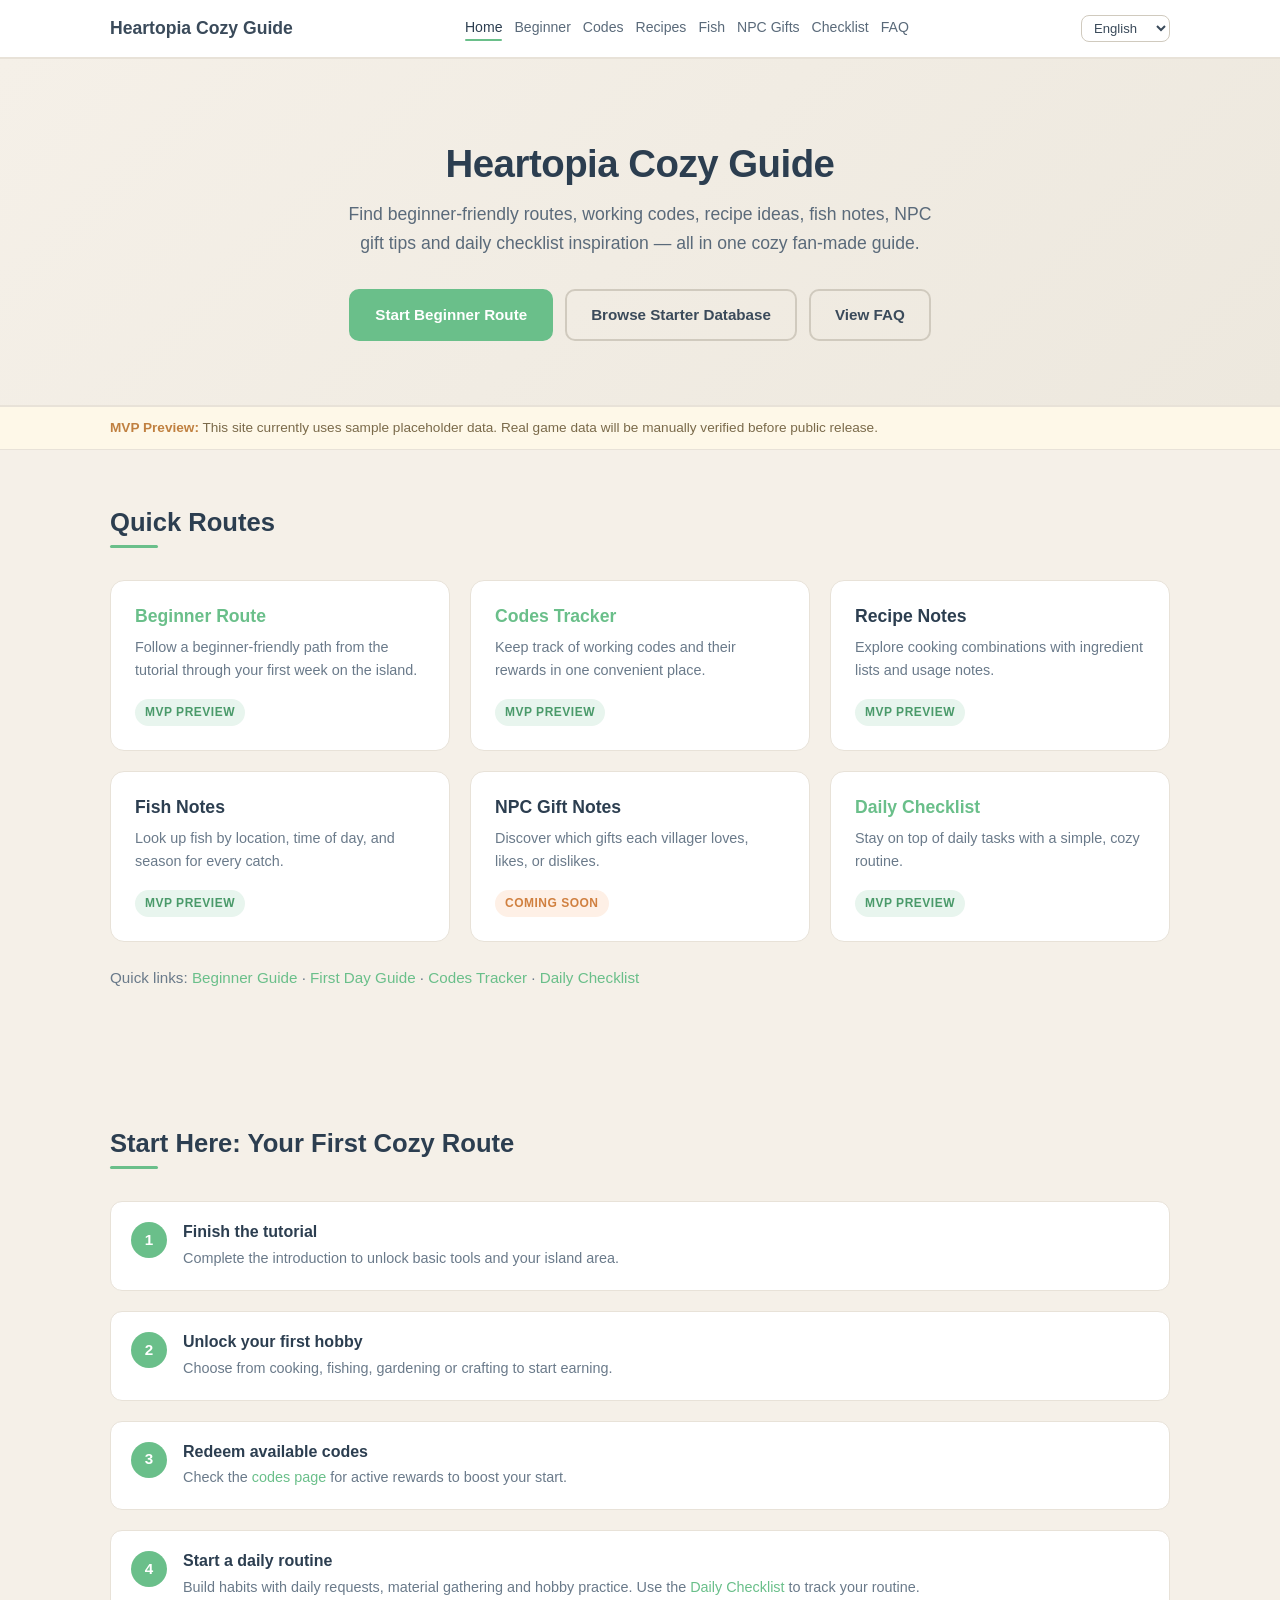
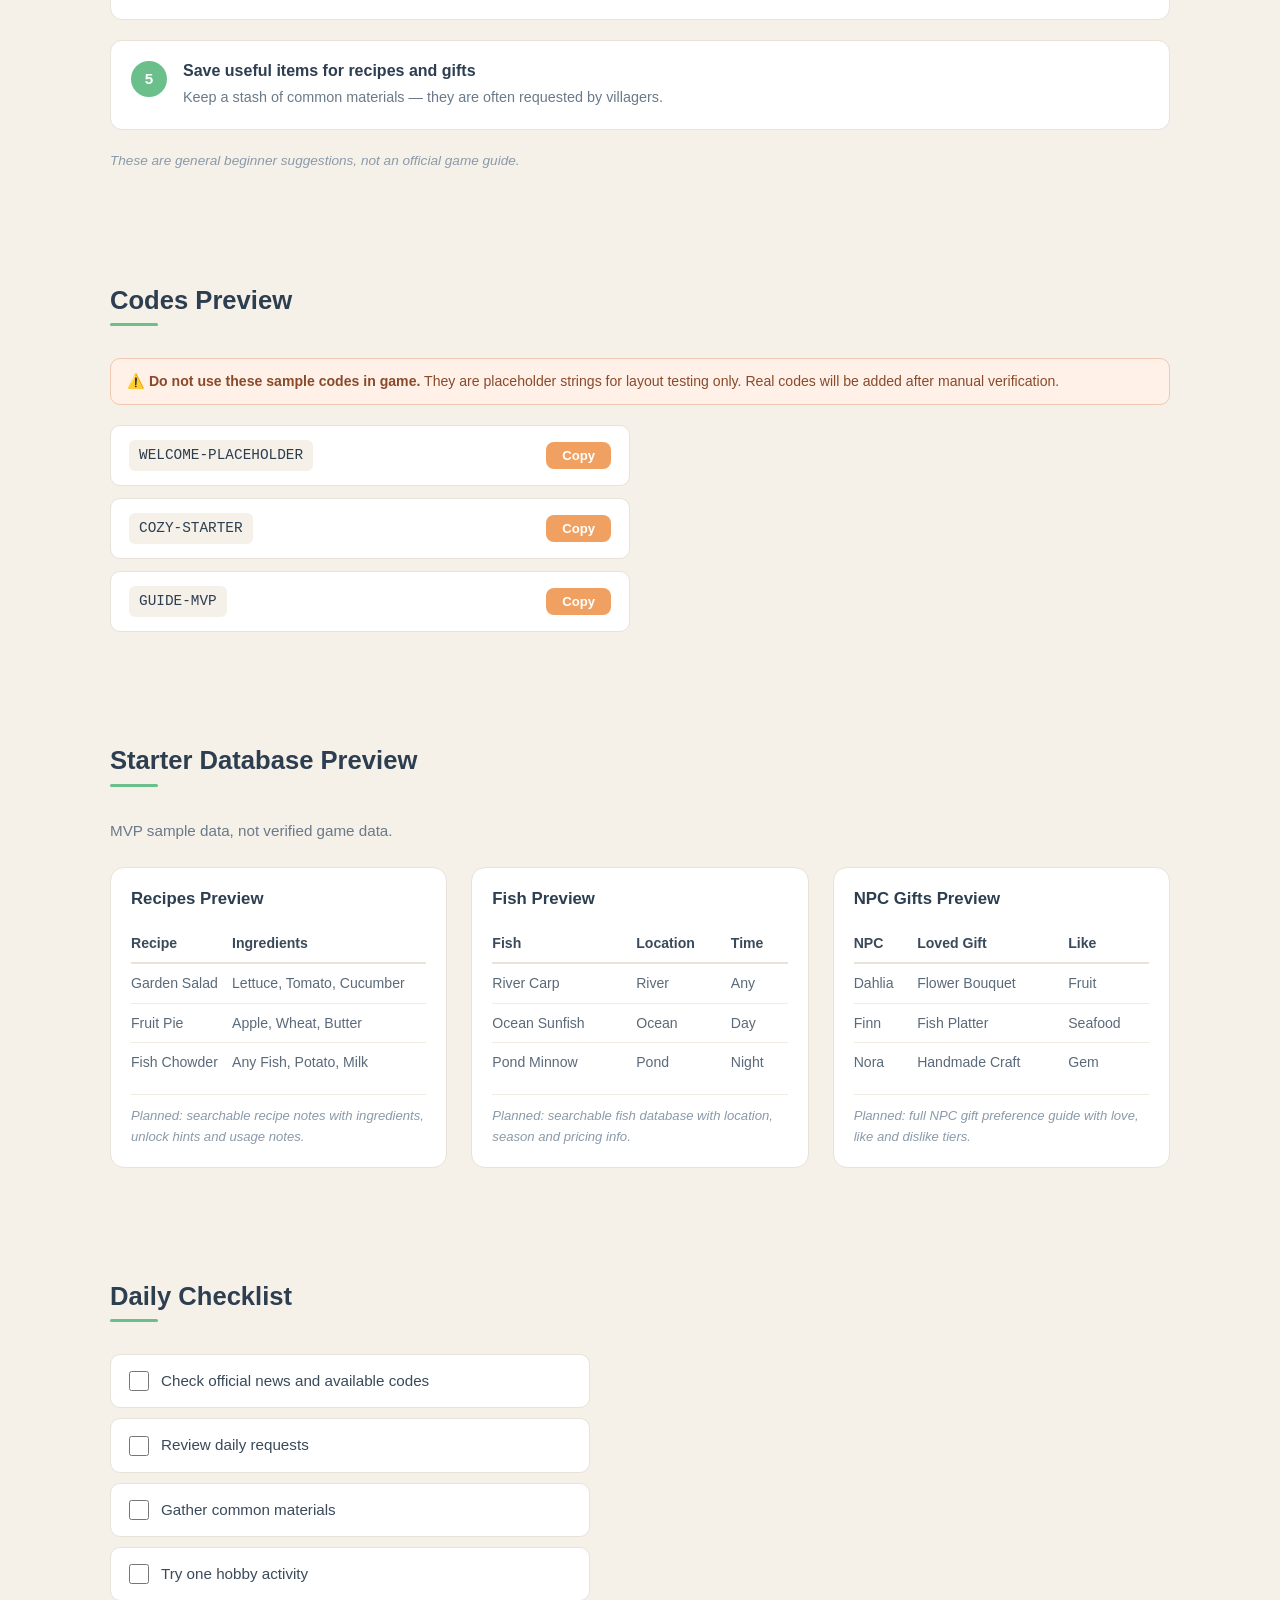
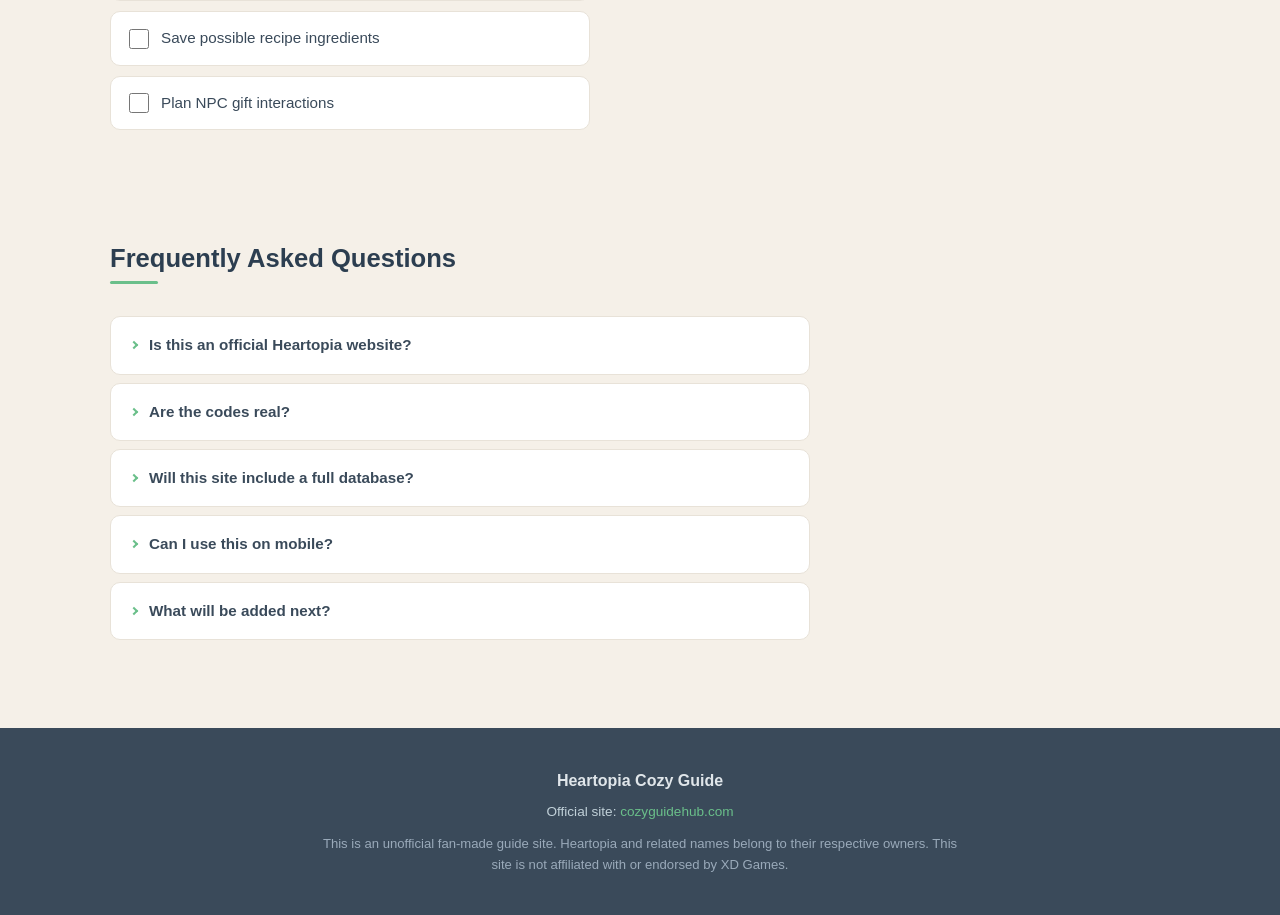
<file: index.html>
<!DOCTYPE html>
<html lang="en">
<head>
  <meta charset="UTF-8">
  <meta name="viewport" content="width=device-width, initial-scale=1.0">
  <title>Heartopia Cozy Guide | Cozy Guide Hub</title>
  <meta name="description" content="A fan-made cozy game guide hub starting with Heartopia routes, notes, checklist ideas, and placeholder database previews.">
  <meta property="og:type" content="website">
  <meta property="og:site_name" content="Cozy Guide Hub">
  <meta property="og:title" content="Heartopia Cozy Guide | Cozy Guide Hub">
  <meta property="og:description" content="A fan-made cozy game guide hub starting with Heartopia routes, notes, checklist ideas, and placeholder database previews.">
  <meta property="og:url" content="https://cozyguidehub.com/">
  <meta name="twitter:card" content="summary">
  <meta name="twitter:title" content="Heartopia Cozy Guide | Cozy Guide Hub">
  <meta name="twitter:description" content="A fan-made cozy game guide hub starting with Heartopia routes, notes, checklist ideas, and placeholder database previews.">
  <link rel="stylesheet" href="styles.css">
</head>
<body>

  <!-- ===== HEADER ===== -->
  <header class="site-header">
    <div class="container header-inner">
      <a href="index.html" class="logo">Heartopia Cozy Guide</a>
      <nav class="main-nav">
        <a href="index.html" class="nav-active">Home</a>
        <a href="beginner-guide.html">Beginner</a>
        <a href="codes.html">Codes</a>
        <a href="recipes.html">Recipes</a>
        <a href="fish.html">Fish</a>
        <a href="npc-gifts.html"><span class="nav-full">NPC Gifts</span><span class="nav-short">NPC</span></a>
        <a href="checklist.html">Checklist</a>
        <a href="index.html#faq">FAQ</a>
      </nav>
      <div class="language-wrapper">
        <select class="language-select" aria-label="Select language">
          <option value="en">English</option>
          <option value="zh">中文</option>
          <option value="ru">Русский</option>
          <option value="fr">Français</option>
          <option value="ja">日本語</option>
          <option value="ko">한국어</option>
        </select>
      </div>
    </div>
  </header>

  <!-- ===== HERO ===== -->
  <section class="hero">
    <div class="container hero-content">
      <h1>Heartopia Cozy Guide</h1>
      <p class="hero-subtitle">Find beginner-friendly routes, working codes, recipe ideas, fish notes, NPC gift tips and daily checklist inspiration — all in one cozy fan-made guide.</p>
      <div class="hero-actions">
        <a href="beginner-guide.html" class="btn btn-primary">Start Beginner Route</a>
        <a href="first-day-guide.html" class="btn btn-secondary">Browse Starter Database</a>
        <a href="index.html#faq" class="btn btn-secondary">View FAQ</a>
      </div>
    </div>
  </section>

  <!-- ===== MVP STATUS BANNER ===== -->
  <div class="mvp-banner">
    <div class="container">
      <p><strong>MVP Preview:</strong> This site currently uses sample placeholder data. Real game data will be manually verified before public release.</p>
    </div>
  </div>

  <!-- ===== QUICK ROUTE CARDS ===== -->
  <section class="section quick-cards">
    <div class="container">
      <h2 class="section-title">Quick Routes</h2>
      <div class="cards-grid">
        <div class="card">
          <h3><a href="beginner-guide.html">Beginner Route</a></h3>
          <p>Follow a beginner-friendly path from the tutorial through your first week on the island.</p>
          <span class="tag tag-preview">MVP Preview</span>
        </div>
        <div class="card">
          <h3><a href="codes.html">Codes Tracker</a></h3>
          <p>Keep track of working codes and their rewards in one convenient place.</p>
          <span class="tag tag-preview">MVP Preview</span>
        </div>
        <div class="card">
          <h3>Recipe Notes</h3>
          <p>Explore cooking combinations with ingredient lists and usage notes.</p>
          <span class="tag tag-preview">MVP Preview</span>
        </div>
        <div class="card">
          <h3>Fish Notes</h3>
          <p>Look up fish by location, time of day, and season for every catch.</p>
          <span class="tag tag-preview">MVP Preview</span>
        </div>
        <div class="card">
          <h3>NPC Gift Notes</h3>
          <p>Discover which gifts each villager loves, likes, or dislikes.</p>
          <span class="tag tag-coming">Coming Soon</span>
        </div>
        <div class="card">
          <h3><a href="checklist.html">Daily Checklist</a></h3>
          <p>Stay on top of daily tasks with a simple, cozy routine.</p>
          <span class="tag tag-preview">MVP Preview</span>
        </div>
      </div>
      <p class="section-subtitle" style="margin-top: 24px">Quick links: <a href="beginner-guide.html">Beginner Guide</a> &middot; <a href="first-day-guide.html">First Day Guide</a> &middot; <a href="codes.html">Codes Tracker</a> &middot; <a href="checklist.html">Daily Checklist</a></p>
    </div>
  </section>

  <!-- ===== BEGINNER ROUTE ===== -->
  <section class="section beginner-route">
    <div class="container">
      <h2 class="section-title">Start Here: Your First Cozy Route</h2>
      <div class="steps-list">
        <div class="step">
          <span class="step-num">1</span>
          <div class="step-body">
            <h3>Finish the tutorial</h3>
            <p>Complete the introduction to unlock basic tools and your island area.</p>
          </div>
        </div>
        <div class="step">
          <span class="step-num">2</span>
          <div class="step-body">
            <h3>Unlock your first hobby</h3>
            <p>Choose from cooking, fishing, gardening or crafting to start earning.</p>
          </div>
        </div>
        <div class="step">
          <span class="step-num">3</span>
          <div class="step-body">
            <h3>Redeem available codes</h3>
            <p>Check the <a href="codes.html">codes page</a> for active rewards to boost your start.</p>
          </div>
        </div>
        <div class="step">
          <span class="step-num">4</span>
          <div class="step-body">
            <h3>Start a daily routine</h3>
            <p>Build habits with daily requests, material gathering and hobby practice. Use the <a href="checklist.html">Daily Checklist</a> to track your routine.</p>
          </div>
        </div>
        <div class="step">
          <span class="step-num">5</span>
          <div class="step-body">
            <h3>Save useful items for recipes and gifts</h3>
            <p>Keep a stash of common materials &mdash; they are often requested by villagers.</p>
          </div>
        </div>
      </div>
      <p class="footnote">These are general beginner suggestions, not an official game guide.</p>
    </div>
  </section>

  <!-- ===== CODES PREVIEW ===== -->
  <section class="section codes-preview">
    <div class="container">
      <h2 class="section-title">Codes Preview</h2>
      <div class="codes-warning">
        <strong>&#9888;&#65039; Do not use these sample codes in game.</strong> They are placeholder strings for layout testing only. Real codes will be added after manual verification.
      </div>
      <div class="codes-list">
        <div class="code-item">
          <code>WELCOME-PLACEHOLDER</code>
          <button class="btn-copy" data-code="WELCOME-PLACEHOLDER">Copy</button>
        </div>
        <div class="code-item">
          <code>COZY-STARTER</code>
          <button class="btn-copy" data-code="COZY-STARTER">Copy</button>
        </div>
        <div class="code-item">
          <code>GUIDE-MVP</code>
          <button class="btn-copy" data-code="GUIDE-MVP">Copy</button>
        </div>
      </div>
    </div>
  </section>

  <!-- ===== STARTER DATABASE PREVIEW ===== -->
  <section class="section db-preview">
    <div class="container">
      <h2 class="section-title">Starter Database Preview</h2>
      <p class="section-subtitle">MVP sample data, not verified game data.</p>
      <div class="db-grid">

        <!-- Recipes -->
        <div class="db-block">
          <h3>Recipes Preview</h3>
          <div class="table-wrap">
          <table>
            <thead>
              <tr><th>Recipe</th><th>Ingredients</th></tr>
            </thead>
            <tbody>
              <tr><td>Garden Salad</td><td>Lettuce, Tomato, Cucumber</td></tr>
              <tr><td>Fruit Pie</td><td>Apple, Wheat, Butter</td></tr>
              <tr><td>Fish Chowder</td><td>Any Fish, Potato, Milk</td></tr>
            </tbody>
          </table>
          </div>
          <p class="db-note">Planned: searchable recipe notes with ingredients, unlock hints and usage notes.</p>
        </div>

        <!-- Fish -->
        <div class="db-block">
          <h3>Fish Preview</h3>
          <div class="table-wrap">
          <table>
            <thead>
              <tr><th>Fish</th><th>Location</th><th>Time</th></tr>
            </thead>
            <tbody>
              <tr><td>River Carp</td><td>River</td><td>Any</td></tr>
              <tr><td>Ocean Sunfish</td><td>Ocean</td><td>Day</td></tr>
              <tr><td>Pond Minnow</td><td>Pond</td><td>Night</td></tr>
            </tbody>
          </table>
          </div>
          <p class="db-note">Planned: searchable fish database with location, season and pricing info.</p>
        </div>

        <!-- NPC Gifts -->
        <div class="db-block">
          <h3>NPC Gifts Preview</h3>
          <div class="table-wrap">
          <table>
            <thead>
              <tr><th>NPC</th><th>Loved Gift</th><th>Like</th></tr>
            </thead>
            <tbody>
              <tr><td>Dahlia</td><td>Flower Bouquet</td><td>Fruit</td></tr>
              <tr><td>Finn</td><td>Fish Platter</td><td>Seafood</td></tr>
              <tr><td>Nora</td><td>Handmade Craft</td><td>Gem</td></tr>
            </tbody>
          </table>
          </div>
          <p class="db-note">Planned: full NPC gift preference guide with love, like and dislike tiers.</p>
        </div>

      </div>
    </div>
  </section>

  <!-- ===== DAILY CHECKLIST ===== -->
  <section class="section checklist">
    <div class="container">
      <h2 class="section-title">Daily Checklist</h2>
      <div class="checklist-items" id="daily-checklist">
        <label class="check-item">
          <input type="checkbox"> <span>Check official news and available codes</span>
        </label>
        <label class="check-item">
          <input type="checkbox"> <span>Review daily requests</span>
        </label>
        <label class="check-item">
          <input type="checkbox"> <span>Gather common materials</span>
        </label>
        <label class="check-item">
          <input type="checkbox"> <span>Try one hobby activity</span>
        </label>
        <label class="check-item">
          <input type="checkbox"> <span>Save possible recipe ingredients</span>
        </label>
        <label class="check-item">
          <input type="checkbox"> <span>Plan NPC gift interactions</span>
        </label>
      </div>
    </div>
  </section>

  <!-- ===== FAQ ===== -->
  <section class="section faq" id="faq">
    <div class="container">
      <h2 class="section-title">Frequently Asked Questions</h2>
      <div class="faq-list">
        <details class="faq-item">
          <summary>Is this an official Heartopia website?</summary>
          <p>No. This is an unofficial fan-made guide site. We are not affiliated with XD Games or the Heartopia team.</p>
        </details>
        <details class="faq-item">
          <summary>Are the codes real?</summary>
          <p>Not yet. The codes shown on this MVP page are sample placeholders for layout testing only. Real working codes will be added to the Codes section once they have been manually verified. Do not attempt to use the placeholder strings in the game.</p>
        </details>
        <details class="faq-item">
          <summary>Will this site include a full database?</summary>
          <p>That is the goal. We plan to expand each database section with community-sourced, manually verified data for recipes, fish, NPC gifts and more. The current tables contain sample data to demonstrate the layout and are not accurate game information.</p>
        </details>
        <details class="faq-item">
          <summary>Can I use this on mobile?</summary>
          <p>Absolutely. The layout is designed to work on both desktop and mobile devices.</p>
        </details>
        <details class="faq-item">
          <summary>What will be added next?</summary>
          <p>Upcoming additions include expanded database tables, search and filter features, a full NPC gift tracker, and printable checklists.</p>
        </details>
      </div>
    </div>
  </section>

  <!-- ===== FOOTER ===== -->
  <footer class="site-footer">
    <div class="container footer-inner">
      <p class="footer-brand">Heartopia Cozy Guide</p>
      <p class="footer-site">Official site: <a href="https://cozyguidehub.com">cozyguidehub.com</a></p>
      <p class="footer-disclaimer">This is an unofficial fan-made guide site. Heartopia and related names belong to their respective owners. This site is not affiliated with or endorsed by XD Games.</p>
    </div>
  </footer>

  <script src="script.js"></script>
</body>
</html>
</file>
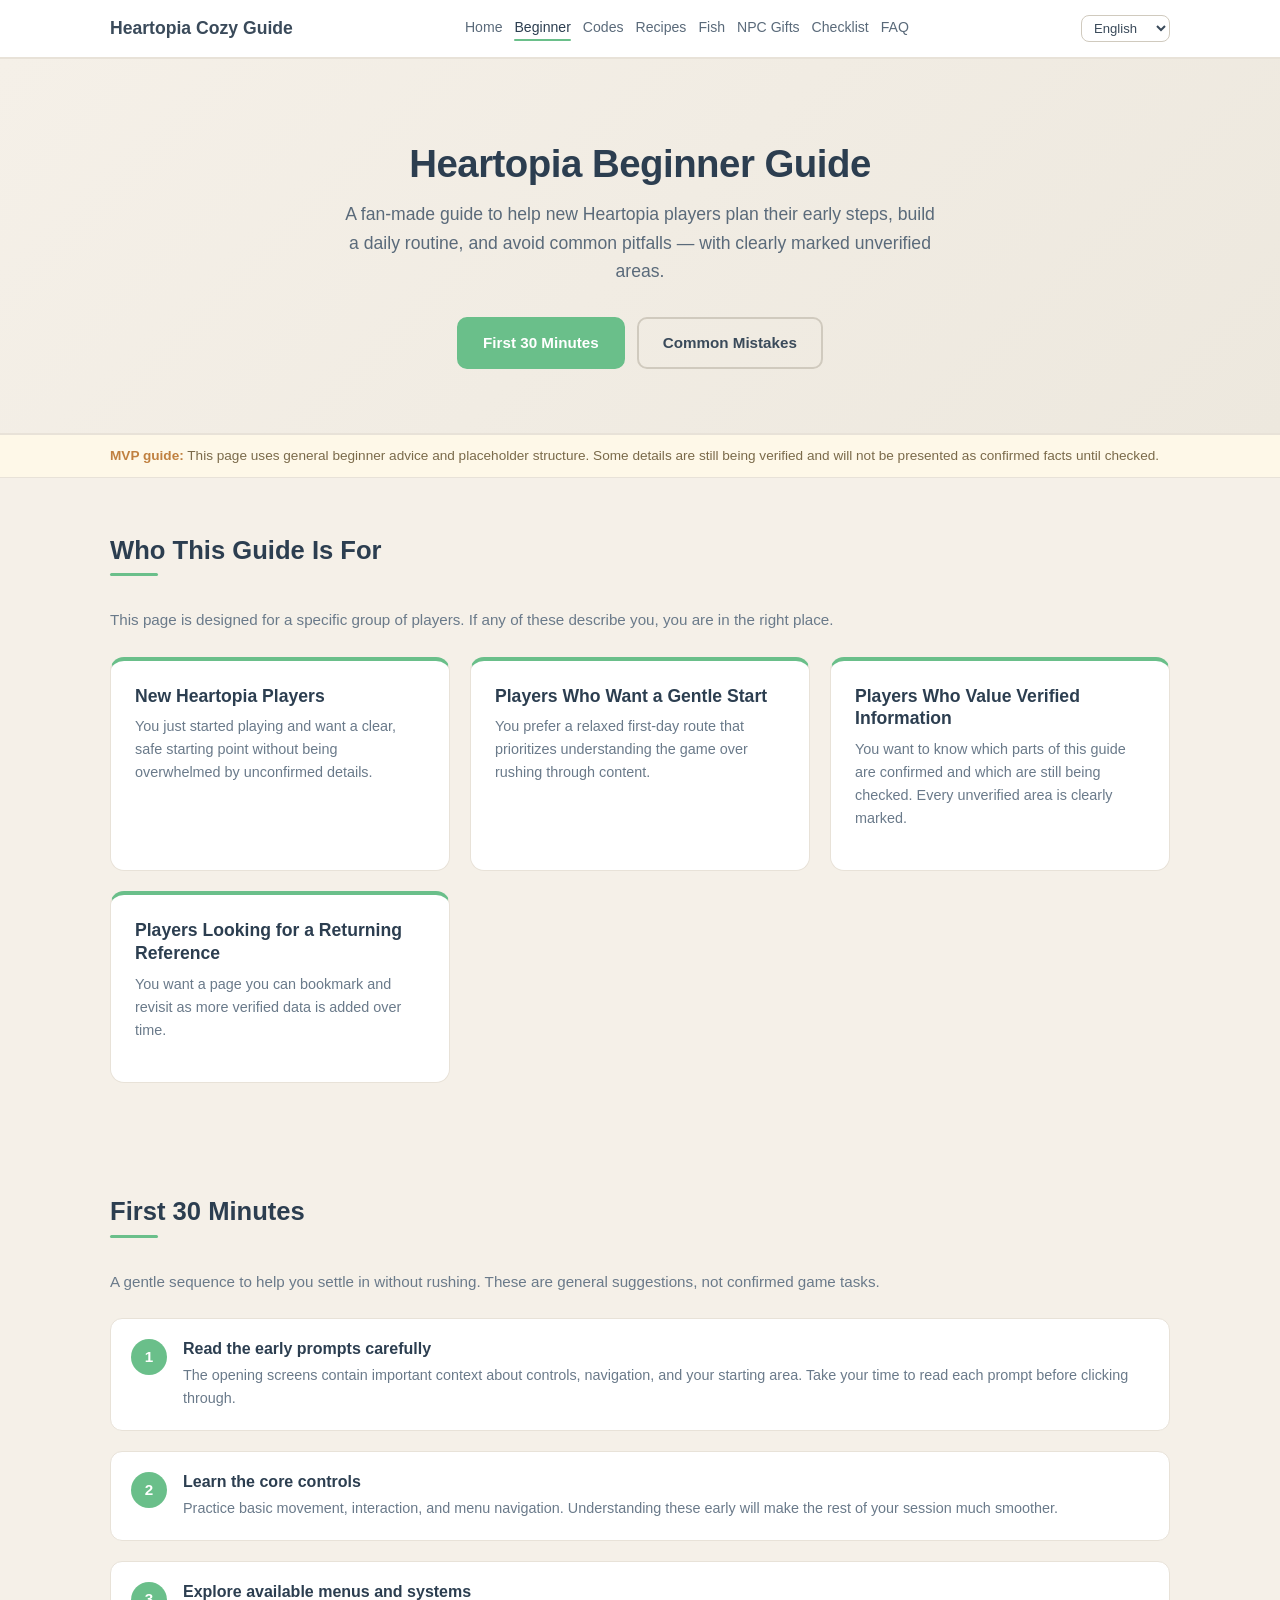
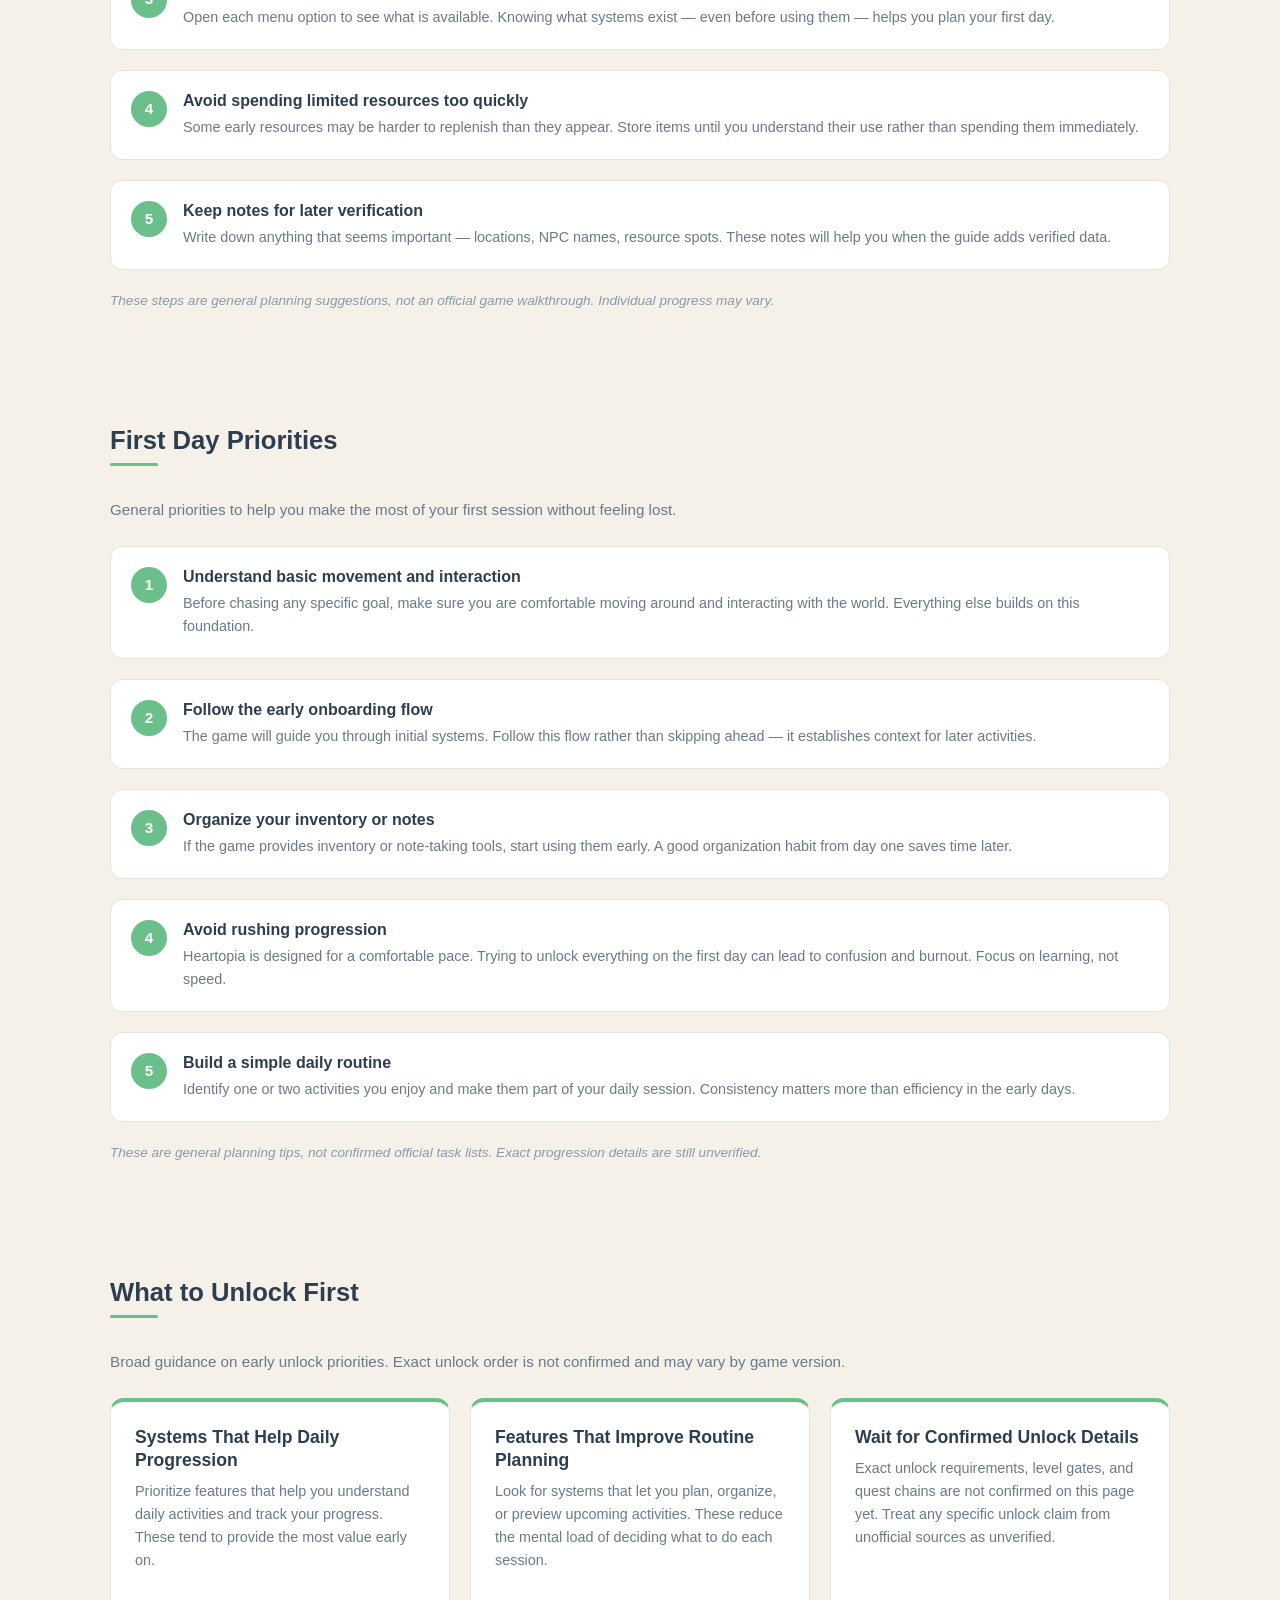
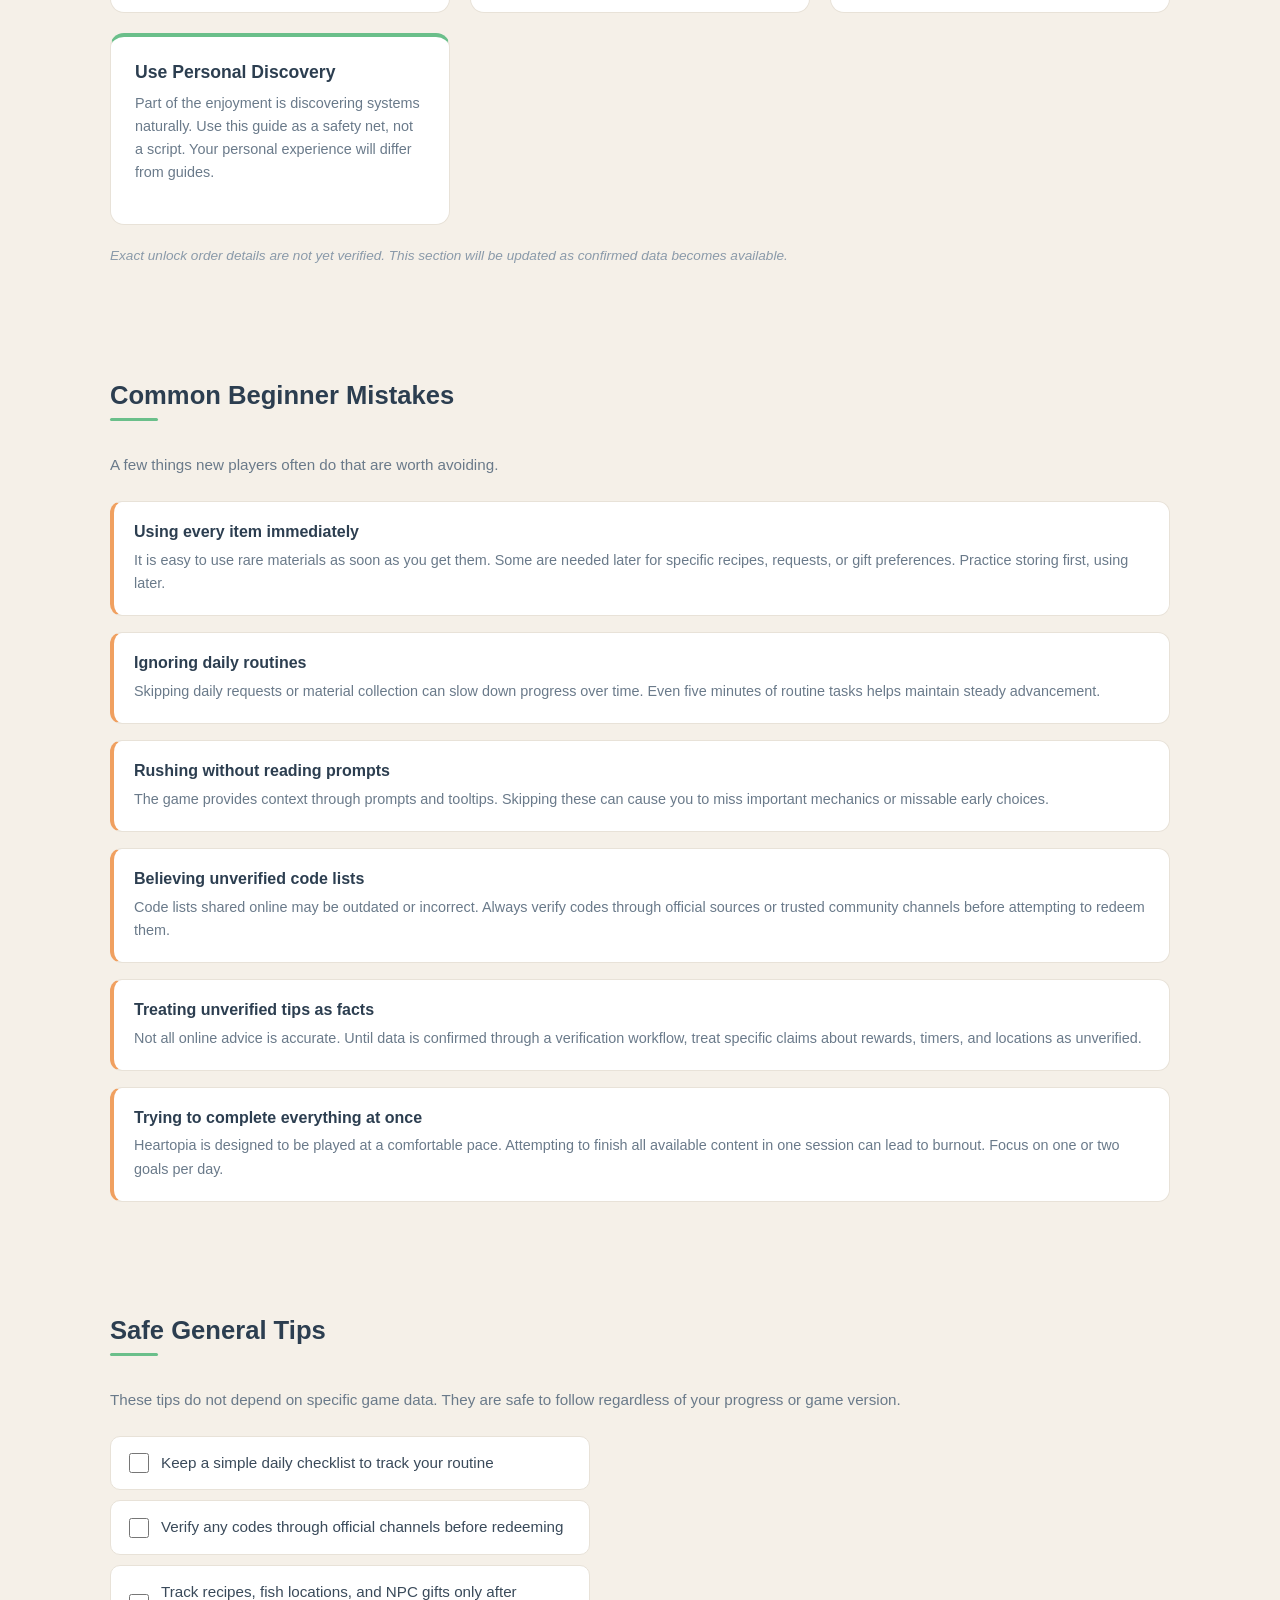
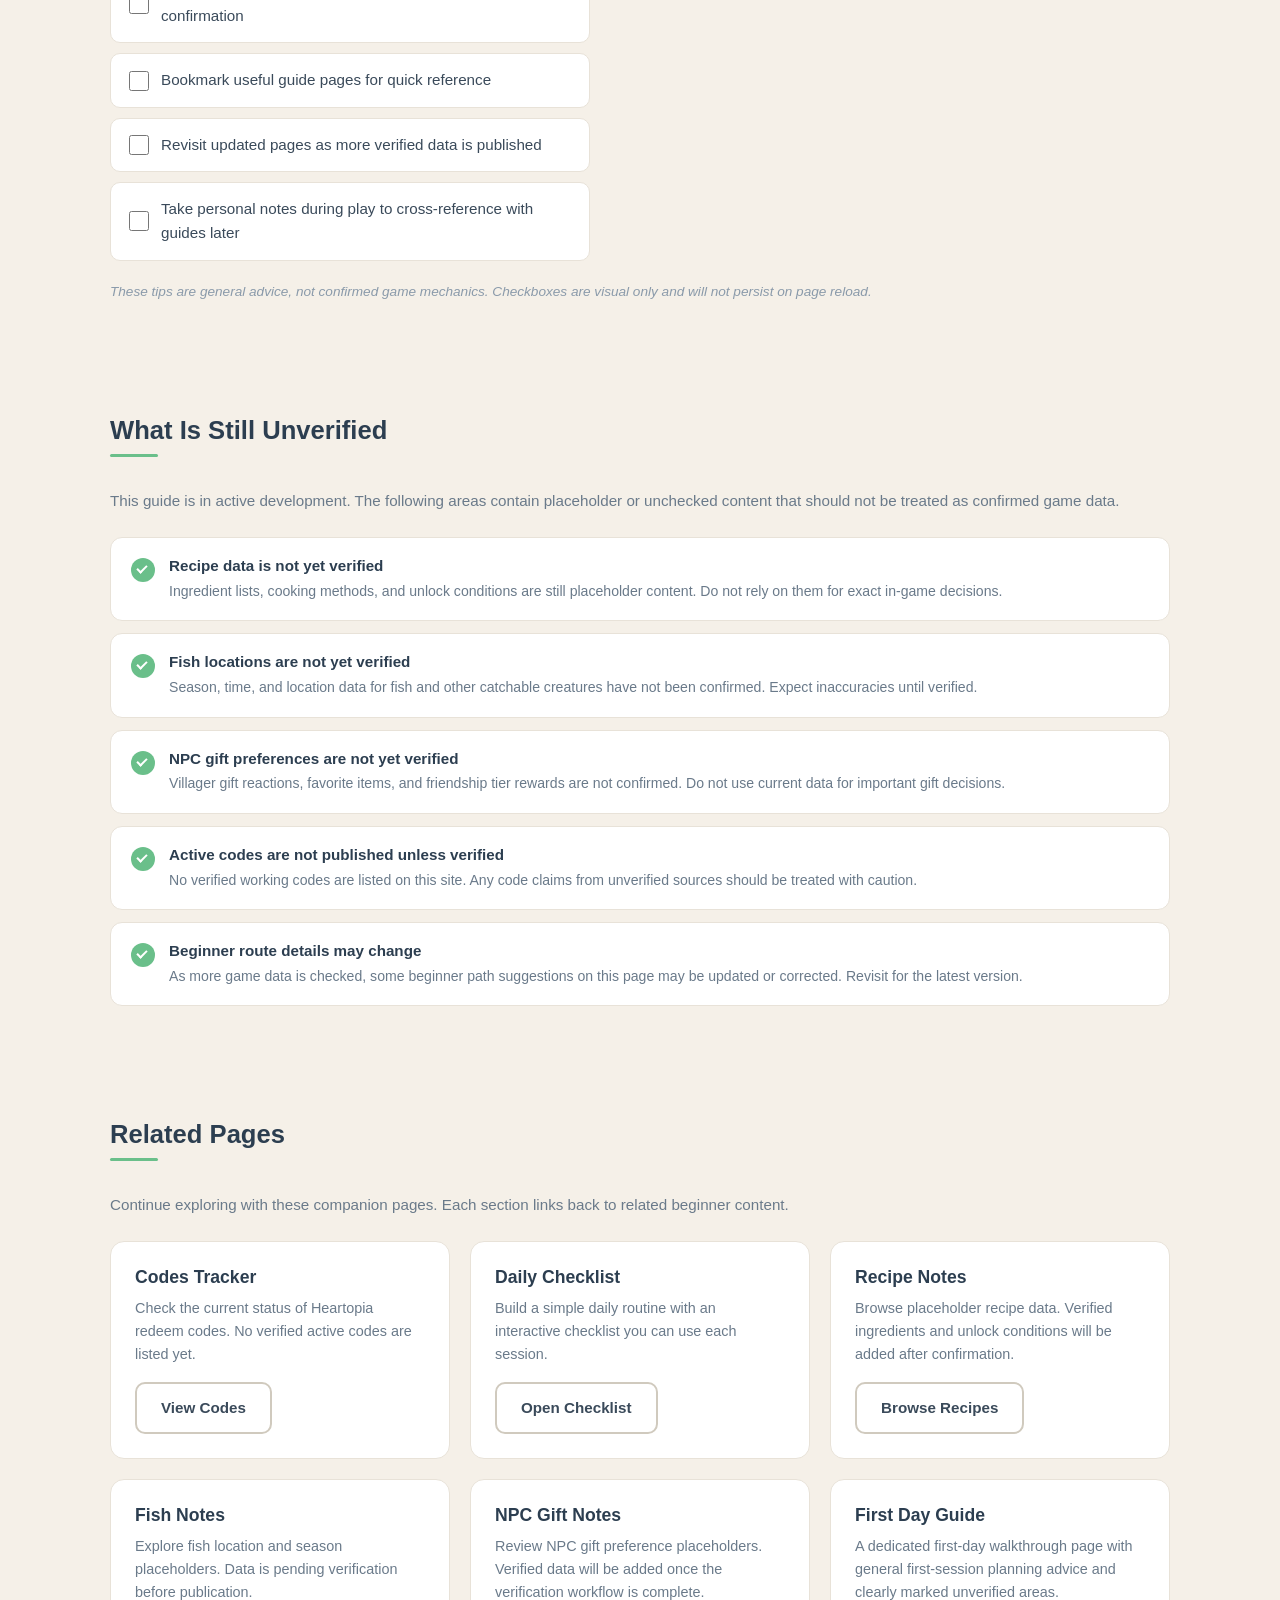
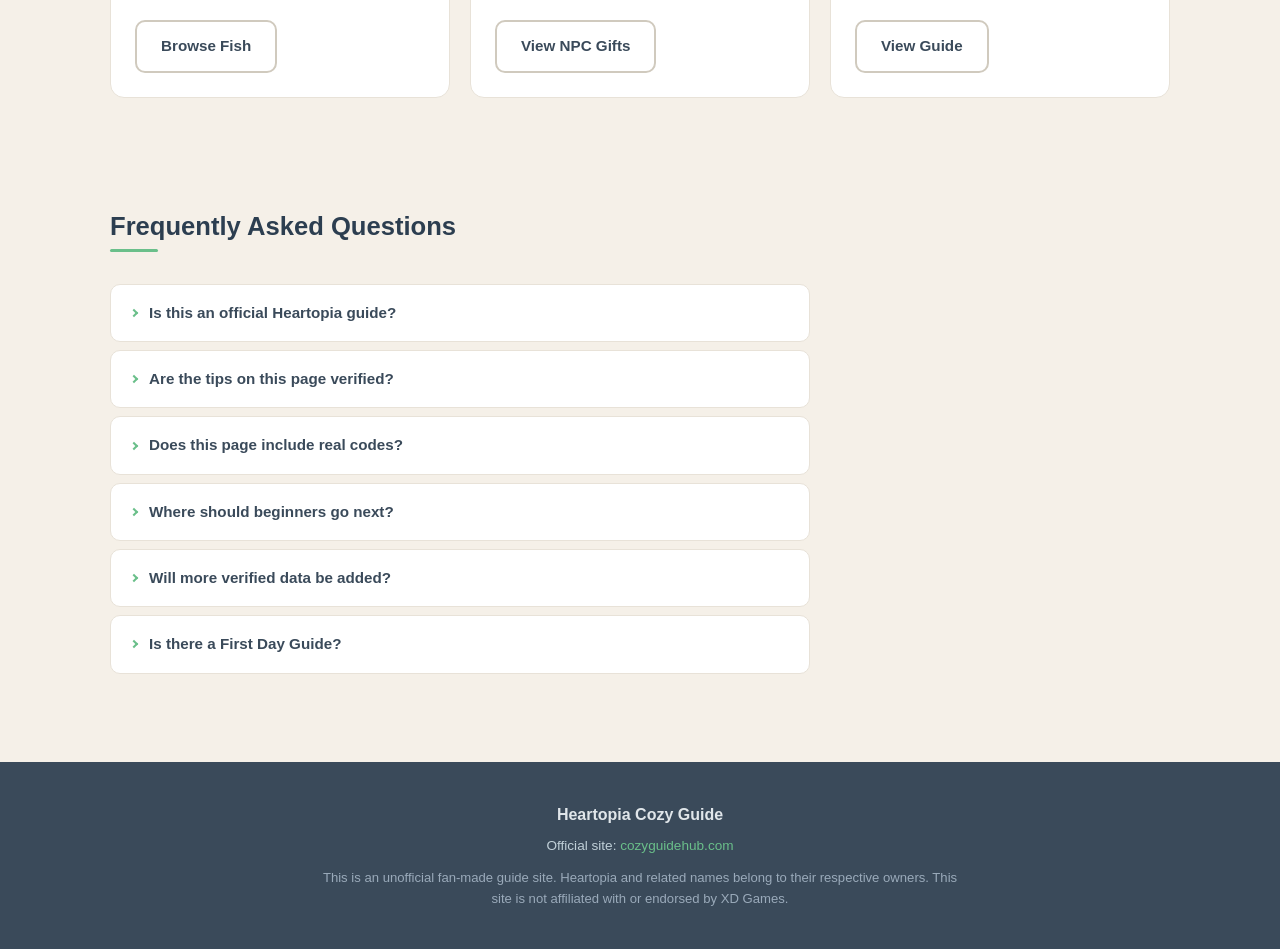
<file: beginner-guide.html>
<!DOCTYPE html>
<html lang="en">
<head>
  <meta charset="UTF-8">
  <meta name="viewport" content="width=device-width, initial-scale=1.0">
  <title>Beginner Guide | Cozy Guide Hub</title>
  <meta name="description" content="A fan-made beginner guide for Heartopia players with safe first steps, early planning tips, common beginner mistakes, and clearly marked unverified areas.">
  <meta property="og:type" content="website">
  <meta property="og:site_name" content="Cozy Guide Hub">
  <meta property="og:title" content="Beginner Guide | Cozy Guide Hub">
  <meta property="og:description" content="A fan-made beginner guide for Heartopia players with safe first steps, early planning tips, common beginner mistakes, and clearly marked unverified areas.">
  <meta property="og:url" content="https://cozyguidehub.com/beginner-guide.html">
  <meta name="twitter:card" content="summary">
  <meta name="twitter:title" content="Beginner Guide | Cozy Guide Hub">
  <meta name="twitter:description" content="A fan-made beginner guide for Heartopia players with safe first steps, early planning tips, common beginner mistakes, and clearly marked unverified areas.">
  <link rel="stylesheet" href="styles.css">
</head>
<body>

  <!-- ===== HEADER ===== -->
  <header class="site-header">
    <div class="container header-inner">
      <a href="index.html" class="logo">Heartopia Cozy Guide</a>
      <nav class="main-nav">
        <a href="index.html">Home</a>
        <a href="beginner-guide.html" class="nav-active">Beginner</a>
        <a href="codes.html">Codes</a>
        <a href="recipes.html">Recipes</a>
        <a href="fish.html">Fish</a>
        <a href="npc-gifts.html"><span class="nav-full">NPC Gifts</span><span class="nav-short">NPC</span></a>
        <a href="checklist.html">Checklist</a>
        <a href="index.html#faq">FAQ</a>
      </nav>
      <div class="language-wrapper">
        <select class="language-select" aria-label="Select language">
          <option value="en">English</option>
          <option value="zh">中文</option>
          <option value="ru">Русский</option>
          <option value="fr">Français</option>
          <option value="ja">日本語</option>
          <option value="ko">한국어</option>
        </select>
      </div>
    </div>
  </header>

  <!-- ===== HERO ===== -->
  <section class="hero">
    <div class="container hero-content">
      <h1>Heartopia Beginner Guide</h1>
      <p class="hero-subtitle">A fan-made guide to help new Heartopia players plan their early steps, build a daily routine, and avoid common pitfalls — with clearly marked unverified areas.</p>
      <div class="hero-actions">
        <a href="#first-30-min" class="btn btn-primary">First 30 Minutes</a>
        <a href="#mistakes" class="btn btn-secondary">Common Mistakes</a>
      </div>
    </div>
  </section>

  <!-- ===== MVP STATUS BANNER ===== -->
  <div class="mvp-banner">
    <div class="container">
      <p><strong>MVP guide:</strong> This page uses general beginner advice and placeholder structure. Some details are still being verified and will not be presented as confirmed facts until checked.</p>
    </div>
  </div>

  <!-- ===== WHO THIS GUIDE IS FOR ===== -->
  <section class="section">
    <div class="container">
      <h2 class="section-title">Who This Guide Is For</h2>
      <p class="section-subtitle">This page is designed for a specific group of players. If any of these describe you, you are in the right place.</p>
      <div class="cards-grid">
        <div class="card card-priority">
          <h3>New Heartopia Players</h3>
          <p>You just started playing and want a clear, safe starting point without being overwhelmed by unconfirmed details.</p>
        </div>
        <div class="card card-priority">
          <h3>Players Who Want a Gentle Start</h3>
          <p>You prefer a relaxed first-day route that prioritizes understanding the game over rushing through content.</p>
        </div>
        <div class="card card-priority">
          <h3>Players Who Value Verified Information</h3>
          <p>You want to know which parts of this guide are confirmed and which are still being checked. Every unverified area is clearly marked.</p>
        </div>
        <div class="card card-priority">
          <h3>Players Looking for a Returning Reference</h3>
          <p>You want a page you can bookmark and revisit as more verified data is added over time.</p>
        </div>
      </div>
    </div>
  </section>

  <!-- ===== FIRST 30 MINUTES ===== -->
  <section id="first-30-min" class="section">
    <div class="container">
      <h2 class="section-title">First 30 Minutes</h2>
      <p class="section-subtitle">A gentle sequence to help you settle in without rushing. These are general suggestions, not confirmed game tasks.</p>
      <div class="steps-list">
        <div class="step">
          <span class="step-num">1</span>
          <div class="step-body">
            <h3>Read the early prompts carefully</h3>
            <p>The opening screens contain important context about controls, navigation, and your starting area. Take your time to read each prompt before clicking through.</p>
          </div>
        </div>
        <div class="step">
          <span class="step-num">2</span>
          <div class="step-body">
            <h3>Learn the core controls</h3>
            <p>Practice basic movement, interaction, and menu navigation. Understanding these early will make the rest of your session much smoother.</p>
          </div>
        </div>
        <div class="step">
          <span class="step-num">3</span>
          <div class="step-body">
            <h3>Explore available menus and systems</h3>
            <p>Open each menu option to see what is available. Knowing what systems exist — even before using them — helps you plan your first day.</p>
          </div>
        </div>
        <div class="step">
          <span class="step-num">4</span>
          <div class="step-body">
            <h3>Avoid spending limited resources too quickly</h3>
            <p>Some early resources may be harder to replenish than they appear. Store items until you understand their use rather than spending them immediately.</p>
          </div>
        </div>
        <div class="step">
          <span class="step-num">5</span>
          <div class="step-body">
            <h3>Keep notes for later verification</h3>
            <p>Write down anything that seems important — locations, NPC names, resource spots. These notes will help you when the guide adds verified data.</p>
          </div>
        </div>
      </div>
      <p class="footnote">These steps are general planning suggestions, not an official game walkthrough. Individual progress may vary.</p>
    </div>
  </section>

  <!-- ===== FIRST DAY PRIORITIES ===== -->
  <section class="section">
    <div class="container">
      <h2 class="section-title">First Day Priorities</h2>
      <p class="section-subtitle">General priorities to help you make the most of your first session without feeling lost.</p>
      <div class="steps-list">
        <div class="step">
          <span class="step-num">1</span>
          <div class="step-body">
            <h3>Understand basic movement and interaction</h3>
            <p>Before chasing any specific goal, make sure you are comfortable moving around and interacting with the world. Everything else builds on this foundation.</p>
          </div>
        </div>
        <div class="step">
          <span class="step-num">2</span>
          <div class="step-body">
            <h3>Follow the early onboarding flow</h3>
            <p>The game will guide you through initial systems. Follow this flow rather than skipping ahead — it establishes context for later activities.</p>
          </div>
        </div>
        <div class="step">
          <span class="step-num">3</span>
          <div class="step-body">
            <h3>Organize your inventory or notes</h3>
            <p>If the game provides inventory or note-taking tools, start using them early. A good organization habit from day one saves time later.</p>
          </div>
        </div>
        <div class="step">
          <span class="step-num">4</span>
          <div class="step-body">
            <h3>Avoid rushing progression</h3>
            <p>Heartopia is designed for a comfortable pace. Trying to unlock everything on the first day can lead to confusion and burnout. Focus on learning, not speed.</p>
          </div>
        </div>
        <div class="step">
          <span class="step-num">5</span>
          <div class="step-body">
            <h3>Build a simple daily routine</h3>
            <p>Identify one or two activities you enjoy and make them part of your daily session. Consistency matters more than efficiency in the early days.</p>
          </div>
        </div>
      </div>
      <p class="footnote">These are general planning tips, not confirmed official task lists. Exact progression details are still unverified.</p>
    </div>
  </section>

  <!-- ===== WHAT TO UNLOCK FIRST ===== -->
  <section class="section">
    <div class="container">
      <h2 class="section-title">What to Unlock First</h2>
      <p class="section-subtitle">Broad guidance on early unlock priorities. Exact unlock order is not confirmed and may vary by game version.</p>
      <div class="cards-grid">
        <div class="card card-priority">
          <h3>Systems That Help Daily Progression</h3>
          <p>Prioritize features that help you understand daily activities and track your progress. These tend to provide the most value early on.</p>
        </div>
        <div class="card card-priority">
          <h3>Features That Improve Routine Planning</h3>
          <p>Look for systems that let you plan, organize, or preview upcoming activities. These reduce the mental load of deciding what to do each session.</p>
        </div>
        <div class="card card-priority">
          <h3>Wait for Confirmed Unlock Details</h3>
          <p>Exact unlock requirements, level gates, and quest chains are not confirmed on this page yet. Treat any specific unlock claim from unofficial sources as unverified.</p>
        </div>
        <div class="card card-priority">
          <h3>Use Personal Discovery</h3>
          <p>Part of the enjoyment is discovering systems naturally. Use this guide as a safety net, not a script. Your personal experience will differ from guides.</p>
        </div>
      </div>
      <p class="footnote">Exact unlock order details are not yet verified. This section will be updated as confirmed data becomes available.</p>
    </div>
  </section>

  <!-- ===== COMMON BEGINNER MISTAKES ===== -->
  <section id="mistakes" class="section">
    <div class="container">
      <h2 class="section-title">Common Beginner Mistakes</h2>
      <p class="section-subtitle">A few things new players often do that are worth avoiding.</p>
      <div class="mistakes-list">
        <div class="mistake-item">
          <h3>Using every item immediately</h3>
          <p class="mistake-consequence">It is easy to use rare materials as soon as you get them. Some are needed later for specific recipes, requests, or gift preferences. Practice storing first, using later.</p>
        </div>
        <div class="mistake-item">
          <h3>Ignoring daily routines</h3>
          <p class="mistake-consequence">Skipping daily requests or material collection can slow down progress over time. Even five minutes of routine tasks helps maintain steady advancement.</p>
        </div>
        <div class="mistake-item">
          <h3>Rushing without reading prompts</h3>
          <p class="mistake-consequence">The game provides context through prompts and tooltips. Skipping these can cause you to miss important mechanics or missable early choices.</p>
        </div>
        <div class="mistake-item">
          <h3>Believing unverified code lists</h3>
          <p class="mistake-consequence">Code lists shared online may be outdated or incorrect. Always verify codes through official sources or trusted community channels before attempting to redeem them.</p>
        </div>
        <div class="mistake-item">
          <h3>Treating unverified tips as facts</h3>
          <p class="mistake-consequence">Not all online advice is accurate. Until data is confirmed through a verification workflow, treat specific claims about rewards, timers, and locations as unverified.</p>
        </div>
        <div class="mistake-item">
          <h3>Trying to complete everything at once</h3>
          <p class="mistake-consequence">Heartopia is designed to be played at a comfortable pace. Attempting to finish all available content in one session can lead to burnout. Focus on one or two goals per day.</p>
        </div>
      </div>
    </div>
  </section>

  <!-- ===== SAFE GENERAL TIPS ===== -->
  <section class="section">
    <div class="container">
      <h2 class="section-title">Safe General Tips</h2>
      <p class="section-subtitle">These tips do not depend on specific game data. They are safe to follow regardless of your progress or game version.</p>
      <div class="checklist-items">
        <label class="check-item">
          <input type="checkbox"> <span>Keep a simple daily checklist to track your routine</span>
        </label>
        <label class="check-item">
          <input type="checkbox"> <span>Verify any codes through official channels before redeeming</span>
        </label>
        <label class="check-item">
          <input type="checkbox"> <span>Track recipes, fish locations, and NPC gifts only after confirmation</span>
        </label>
        <label class="check-item">
          <input type="checkbox"> <span>Bookmark useful guide pages for quick reference</span>
        </label>
        <label class="check-item">
          <input type="checkbox"> <span>Revisit updated pages as more verified data is published</span>
        </label>
        <label class="check-item">
          <input type="checkbox"> <span>Take personal notes during play to cross-reference with guides later</span>
        </label>
      </div>
      <p class="footnote">These tips are general advice, not confirmed game mechanics. Checkboxes are visual only and will not persist on page reload.</p>
    </div>
  </section>

  <!-- ===== WHAT IS STILL UNVERIFIED ===== -->
  <section class="section">
    <div class="container">
      <h2 class="section-title">What Is Still Unverified</h2>
      <p class="section-subtitle">This guide is in active development. The following areas contain placeholder or unchecked content that should not be treated as confirmed game data.</p>
      <div class="future-list">
        <div class="future-item">
          <span class="future-icon"></span>
          <div>
            <h3>Recipe data is not yet verified</h3>
            <p>Ingredient lists, cooking methods, and unlock conditions are still placeholder content. Do not rely on them for exact in-game decisions.</p>
          </div>
        </div>
        <div class="future-item">
          <span class="future-icon"></span>
          <div>
            <h3>Fish locations are not yet verified</h3>
            <p>Season, time, and location data for fish and other catchable creatures have not been confirmed. Expect inaccuracies until verified.</p>
          </div>
        </div>
        <div class="future-item">
          <span class="future-icon"></span>
          <div>
            <h3>NPC gift preferences are not yet verified</h3>
            <p>Villager gift reactions, favorite items, and friendship tier rewards are not confirmed. Do not use current data for important gift decisions.</p>
          </div>
        </div>
        <div class="future-item">
          <span class="future-icon"></span>
          <div>
            <h3>Active codes are not published unless verified</h3>
            <p>No verified working codes are listed on this site. Any code claims from unverified sources should be treated with caution.</p>
          </div>
        </div>
        <div class="future-item">
          <span class="future-icon"></span>
          <div>
            <h3>Beginner route details may change</h3>
            <p>As more game data is checked, some beginner path suggestions on this page may be updated or corrected. Revisit for the latest version.</p>
          </div>
        </div>
      </div>
    </div>
  </section>

  <!-- ===== RELATED PAGES ===== -->
  <section class="section">
    <div class="container">
      <h2 class="section-title">Related Pages</h2>
      <p class="section-subtitle">Continue exploring with these companion pages. Each section links back to related beginner content.</p>
      <div class="cards-grid">
        <div class="card">
          <h3>Codes Tracker</h3>
          <p>Check the current status of Heartopia redeem codes. No verified active codes are listed yet.</p>
          <a href="codes.html" class="btn btn-secondary">View Codes</a>
        </div>
        <div class="card">
          <h3>Daily Checklist</h3>
          <p>Build a simple daily routine with an interactive checklist you can use each session.</p>
          <a href="checklist.html" class="btn btn-secondary">Open Checklist</a>
        </div>
        <div class="card">
          <h3>Recipe Notes</h3>
          <p>Browse placeholder recipe data. Verified ingredients and unlock conditions will be added after confirmation.</p>
          <a href="recipes.html" class="btn btn-secondary">Browse Recipes</a>
        </div>
        <div class="card">
          <h3>Fish Notes</h3>
          <p>Explore fish location and season placeholders. Data is pending verification before publication.</p>
          <a href="fish.html" class="btn btn-secondary">Browse Fish</a>
        </div>
        <div class="card">
          <h3>NPC Gift Notes</h3>
          <p>Review NPC gift preference placeholders. Verified data will be added once the verification workflow is complete.</p>
          <a href="npc-gifts.html" class="btn btn-secondary">View NPC Gifts</a>
        </div>
        <div class="card">
          <h3>First Day Guide</h3>
          <p>A dedicated first-day walkthrough page with general first-session planning advice and clearly marked unverified areas.</p>
          <a href="first-day-guide.html" class="btn btn-secondary">View Guide</a>
        </div>
      </div>
    </div>
  </section>

  <!-- ===== FAQ ===== -->
  <section class="section">
    <div class="container">
      <h2 class="section-title">Frequently Asked Questions</h2>
      <div class="faq-list">
        <details class="faq-item">
          <summary>Is this an official Heartopia guide?</summary>
          <p>No. This is an unofficial fan-made guide. It is not affiliated with XD Games or the Heartopia development team.</p>
        </details>
        <details class="faq-item">
          <summary>Are the tips on this page verified?</summary>
          <p>Not yet. This page uses general beginner advice and placeholder structure. All data will be manually verified before the guide is marked as accurate. Unverified areas are clearly labeled throughout the page.</p>
        </details>
        <details class="faq-item">
          <summary>Does this page include real codes?</summary>
          <p>No. No verified active codes are listed on this site. The Codes Tracker page currently shows an empty verified state. Real codes will be added only after a confirmation workflow is in place.</p>
        </details>
        <details class="faq-item">
          <summary>Where should beginners go next?</summary>
          <p>Start with this beginner guide, then explore the Daily Checklist to build a routine, and check the Codes Tracker for any verified codes. The Recipes, Fish, and NPC Gift pages will expand as data is confirmed.</p>
        </details>
        <details class="faq-item">
          <summary>Will more verified data be added?</summary>
          <p>Yes. This guide will be updated as game data is manually verified. Each update will clearly mark which sections have been confirmed and which remain unverified. Check back for the latest version.</p>
        </details>
        <details class="faq-item">
          <summary>Is there a First Day Guide?</summary>
          <p>Yes. A dedicated <a href="first-day-guide.html">First Day Guide</a> page is now available with general first-session planning advice and clearly marked unverified areas.</p>
        </details>
      </div>
    </div>
  </section>

  <!-- ===== FOOTER ===== -->
  <footer class="site-footer">
    <div class="container footer-inner">
      <p class="footer-brand">Heartopia Cozy Guide</p>
      <p class="footer-site">Official site: <a href="https://cozyguidehub.com">cozyguidehub.com</a></p>
      <p class="footer-disclaimer">This is an unofficial fan-made guide site. Heartopia and related names belong to their respective owners. This site is not affiliated with or endorsed by XD Games.</p>
    </div>
  </footer>

  <script src="script.js"></script>
</body>
</html>
</file>
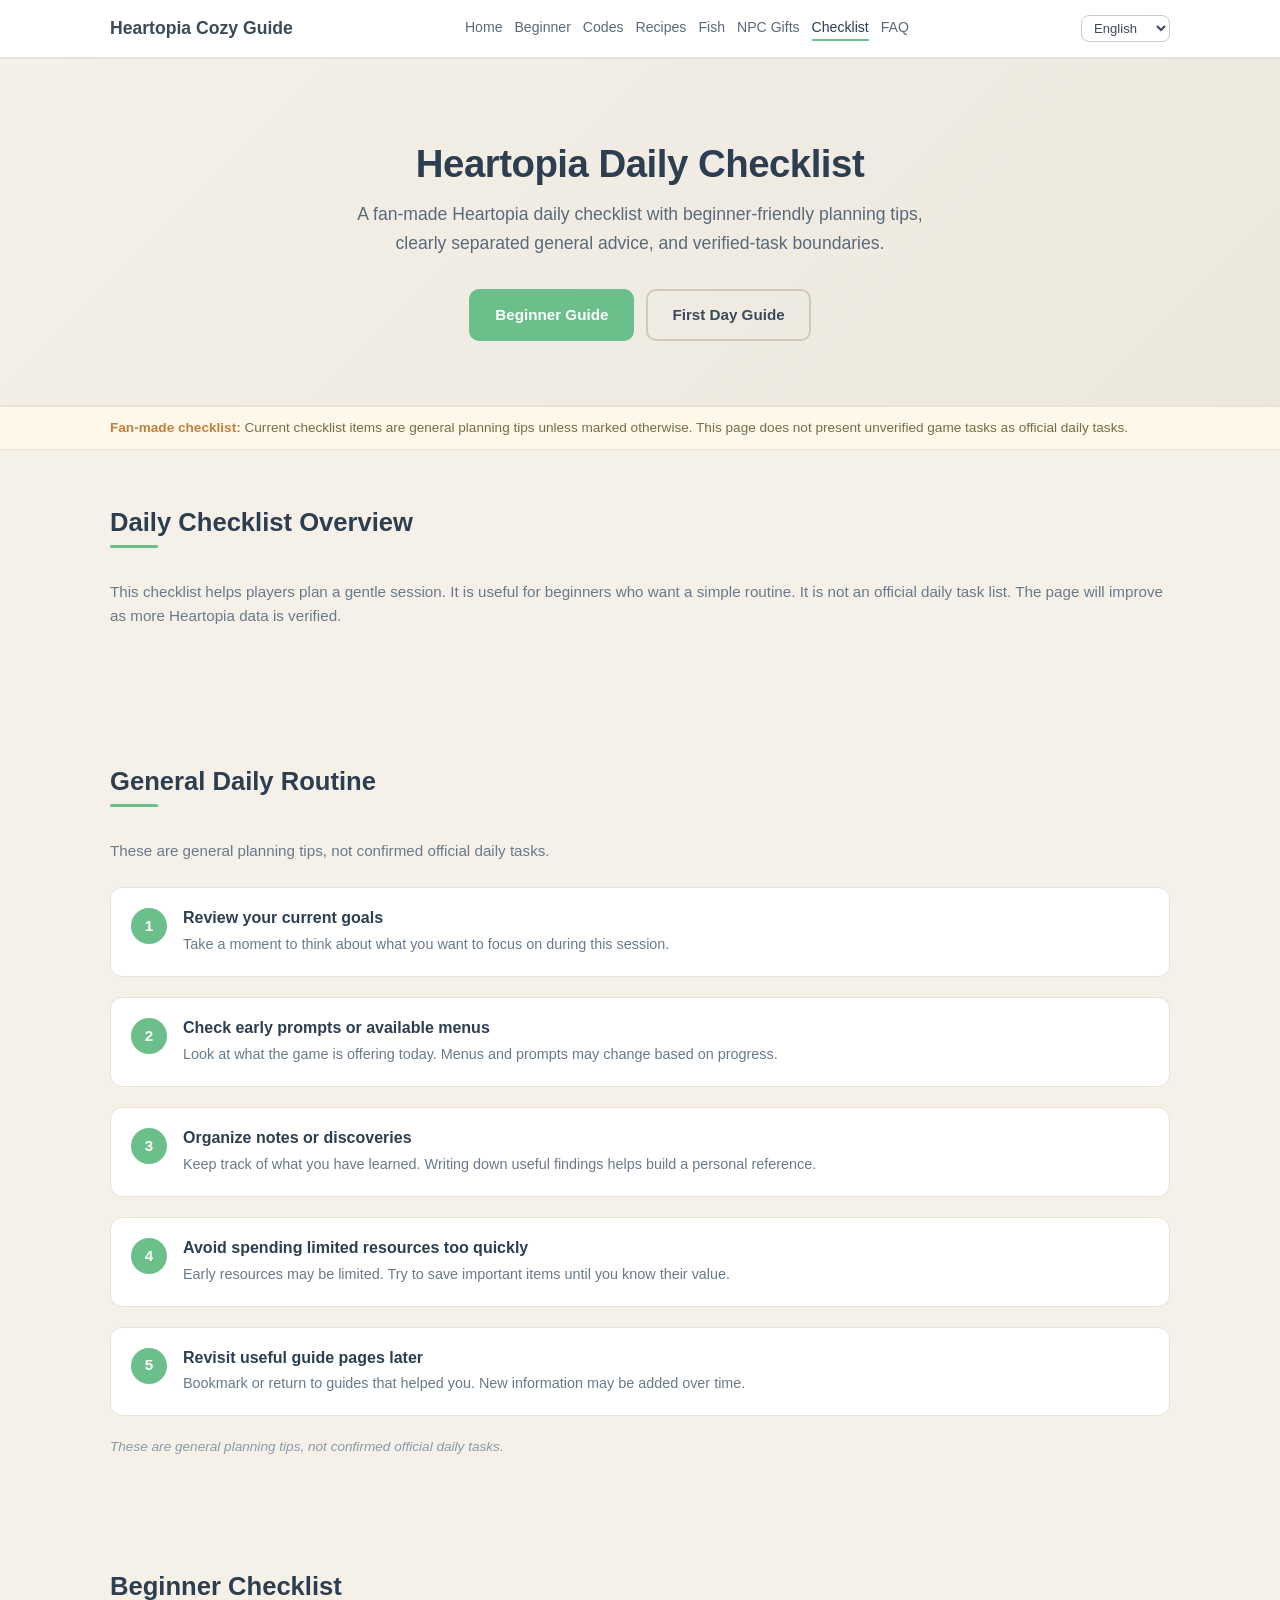
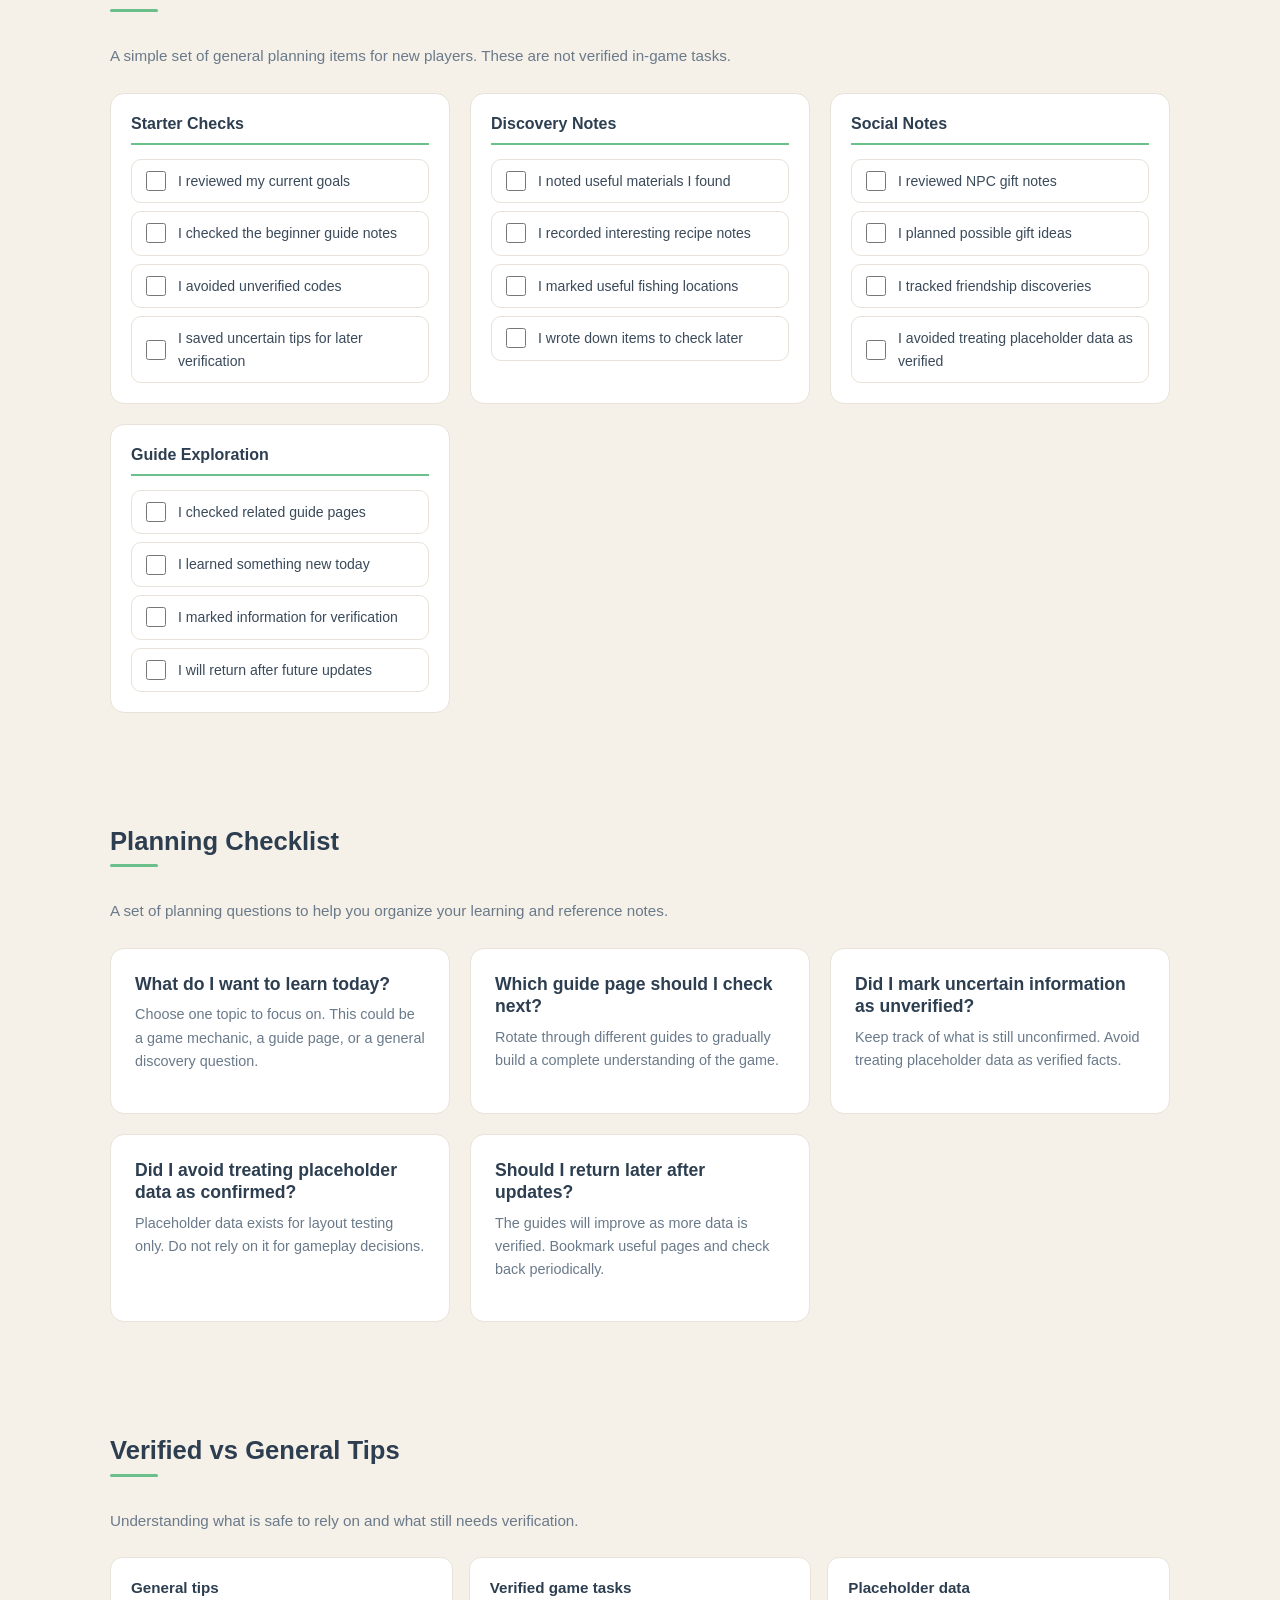
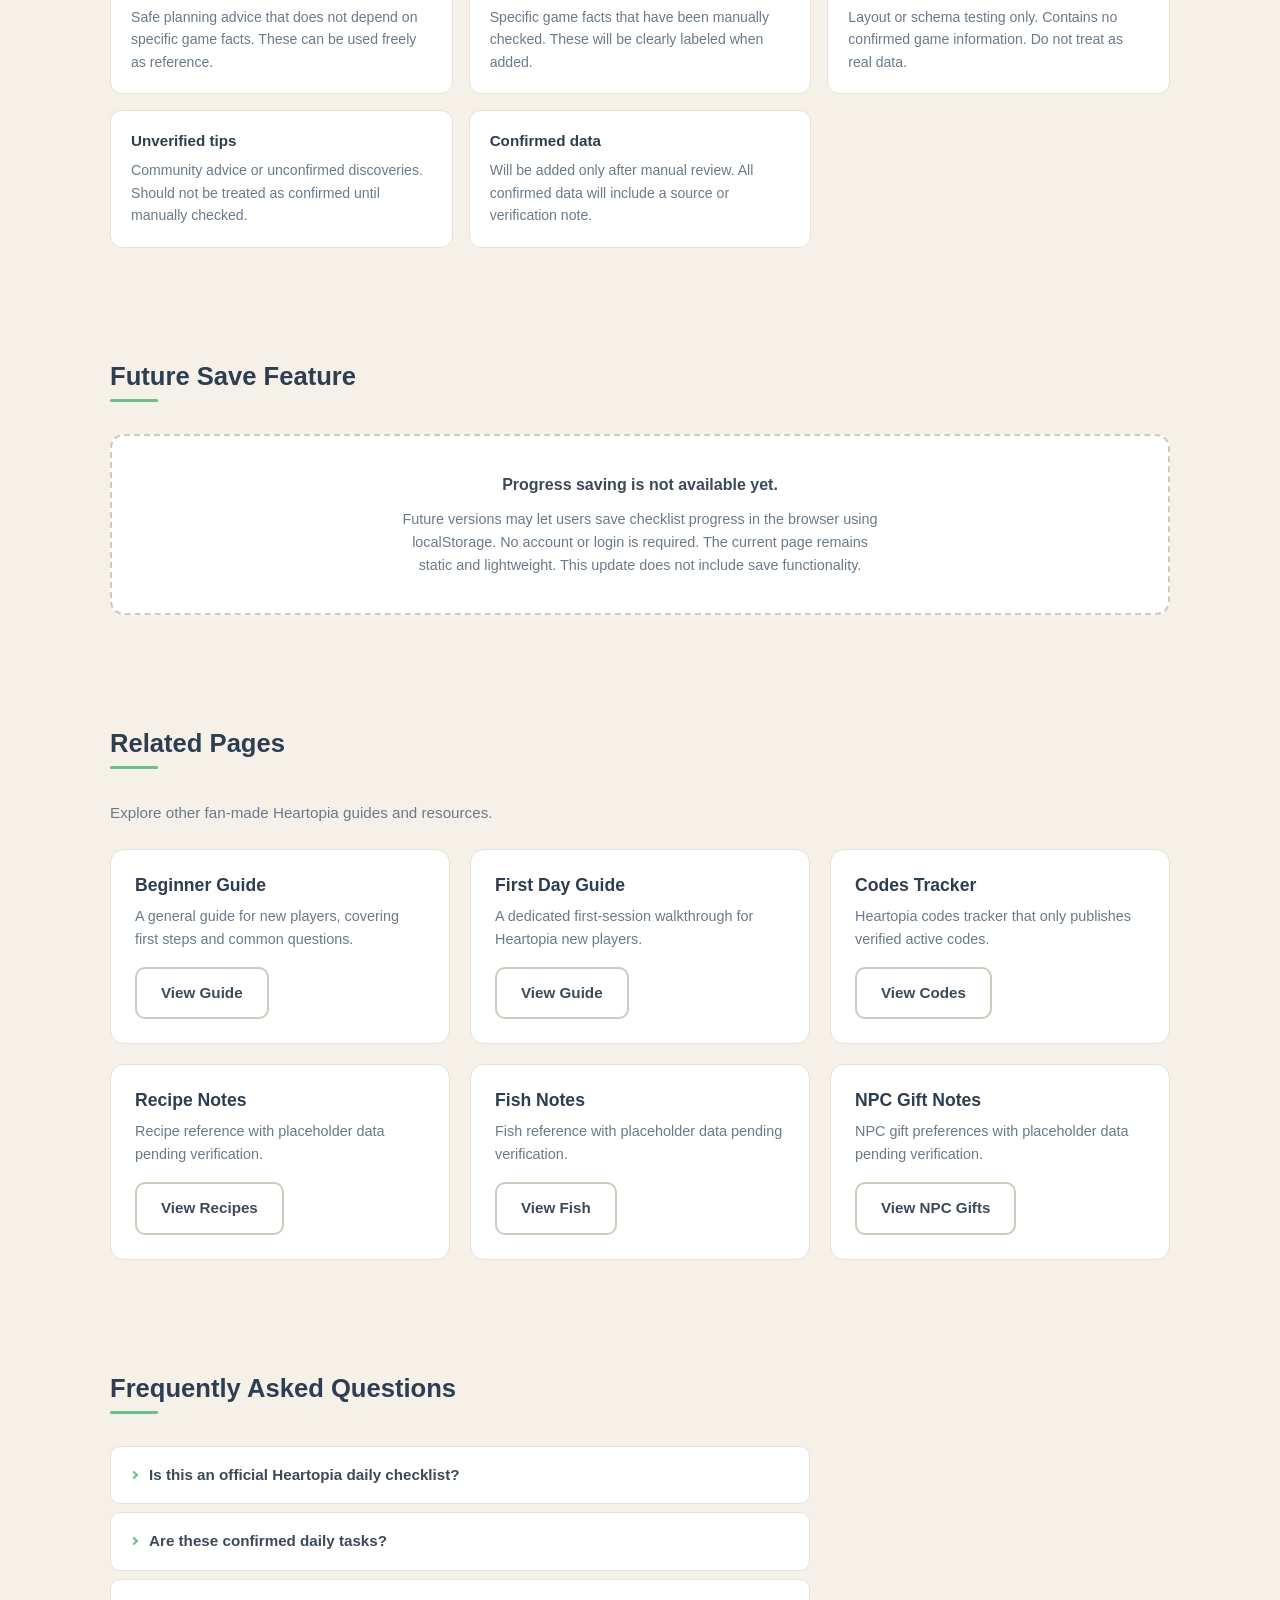
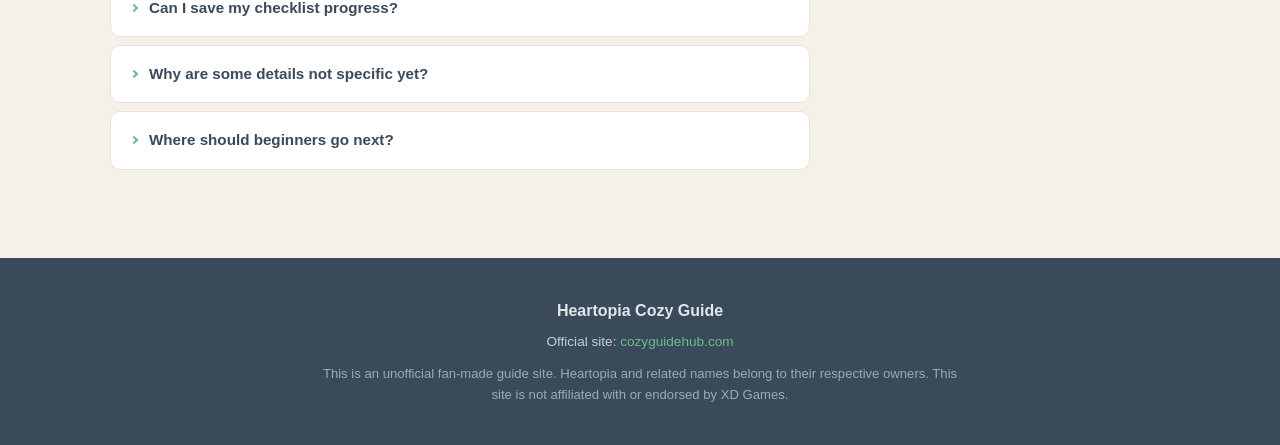
<file: checklist.html>
<!DOCTYPE html>
<html lang="en">
<head>
  <meta charset="UTF-8">
  <meta name="viewport" content="width=device-width, initial-scale=1.0">
  <title>Daily Checklist | Cozy Guide Hub</title>
  <meta name="description" content="A fan-made Heartopia daily checklist with beginner-friendly planning tips, clearly separated general advice, verified task boundaries, and related guide links.">
  <meta property="og:type" content="website">
  <meta property="og:site_name" content="Cozy Guide Hub">
  <meta property="og:title" content="Daily Checklist | Cozy Guide Hub">
  <meta property="og:description" content="A fan-made Heartopia daily checklist with beginner-friendly planning tips, clearly separated general advice, verified task boundaries, and related guide links.">
  <meta property="og:url" content="https://cozyguidehub.com/checklist.html">
  <meta name="twitter:card" content="summary">
  <meta name="twitter:title" content="Daily Checklist | Cozy Guide Hub">
  <meta name="twitter:description" content="A fan-made Heartopia daily checklist with beginner-friendly planning tips, clearly separated general advice, verified task boundaries, and related guide links.">
  <link rel="stylesheet" href="styles.css">
</head>
<body>

  <!-- ===== HEADER ===== -->
  <header class="site-header">
    <div class="container header-inner">
      <a href="index.html" class="logo">Heartopia Cozy Guide</a>
      <nav class="main-nav">
        <a href="index.html">Home</a>
        <a href="beginner-guide.html">Beginner</a>
        <a href="codes.html">Codes</a>
        <a href="recipes.html">Recipes</a>
        <a href="fish.html">Fish</a>
        <a href="npc-gifts.html"><span class="nav-full">NPC Gifts</span><span class="nav-short">NPC</span></a>
        <a href="checklist.html" class="nav-active">Checklist</a>
        <a href="index.html#faq">FAQ</a>
      </nav>
      <div class="language-wrapper">
        <select class="language-select" aria-label="Select language">
          <option value="en">English</option>
          <option value="zh">中文</option>
          <option value="ru">Русский</option>
          <option value="fr">Français</option>
          <option value="ja">日本語</option>
          <option value="ko">한국어</option>
        </select>
      </div>
    </div>
  </header>

  <!-- ===== HERO ===== -->
  <section class="hero">
    <div class="container hero-content">
      <h1>Heartopia Daily Checklist</h1>
      <p class="hero-subtitle">A fan-made Heartopia daily checklist with beginner-friendly planning tips, clearly separated general advice, and verified-task boundaries.</p>
      <div class="hero-actions">
        <a href="beginner-guide.html" class="btn btn-primary">Beginner Guide</a>
        <a href="first-day-guide.html" class="btn btn-secondary">First Day Guide</a>
      </div>
    </div>
  </section>

  <!-- ===== MVP STATUS BANNER ===== -->
  <div class="mvp-banner">
    <div class="container">
      <p><strong>Fan-made checklist:</strong> Current checklist items are general planning tips unless marked otherwise. This page does not present unverified game tasks as official daily tasks.</p>
    </div>
  </div>

  <!-- ===== DAILY CHECKLIST OVERVIEW ===== -->
  <section class="section">
    <div class="container">
      <h2 class="section-title">Daily Checklist Overview</h2>
      <p class="section-subtitle">This checklist helps players plan a gentle session. It is useful for beginners who want a simple routine. It is not an official daily task list. The page will improve as more Heartopia data is verified.</p>
    </div>
  </section>

  <!-- ===== GENERAL DAILY ROUTINE ===== -->
  <section class="section">
    <div class="container">
      <h2 class="section-title">General Daily Routine</h2>
      <p class="section-subtitle">These are general planning tips, not confirmed official daily tasks.</p>
      <div class="steps-list">
        <div class="step">
          <span class="step-num">1</span>
          <div class="step-body">
            <h3>Review your current goals</h3>
            <p>Take a moment to think about what you want to focus on during this session.</p>
          </div>
        </div>
        <div class="step">
          <span class="step-num">2</span>
          <div class="step-body">
            <h3>Check early prompts or available menus</h3>
            <p>Look at what the game is offering today. Menus and prompts may change based on progress.</p>
          </div>
        </div>
        <div class="step">
          <span class="step-num">3</span>
          <div class="step-body">
            <h3>Organize notes or discoveries</h3>
            <p>Keep track of what you have learned. Writing down useful findings helps build a personal reference.</p>
          </div>
        </div>
        <div class="step">
          <span class="step-num">4</span>
          <div class="step-body">
            <h3>Avoid spending limited resources too quickly</h3>
            <p>Early resources may be limited. Try to save important items until you know their value.</p>
          </div>
        </div>
        <div class="step">
          <span class="step-num">5</span>
          <div class="step-body">
            <h3>Revisit useful guide pages later</h3>
            <p>Bookmark or return to guides that helped you. New information may be added over time.</p>
          </div>
        </div>
      </div>
      <p class="footnote">These are general planning tips, not confirmed official daily tasks.</p>
    </div>
  </section>

  <!-- ===== BEGINNER CHECKLIST ===== -->
  <section class="section">
    <div class="container">
      <h2 class="section-title">Beginner Checklist</h2>
      <p class="section-subtitle">A simple set of general planning items for new players. These are not verified in-game tasks.</p>

      <div class="checklist-groups">

        <div class="checklist-card">
          <h3 class="checklist-group-title">Starter Checks</h3>
          <div class="checklist-group">
            <label class="check-item checklist-item">
              <input type="checkbox"> <span>I reviewed my current goals</span>
            </label>
            <label class="check-item checklist-item">
              <input type="checkbox"> <span>I checked the beginner guide notes</span>
            </label>
            <label class="check-item checklist-item">
              <input type="checkbox"> <span>I avoided unverified codes</span>
            </label>
            <label class="check-item checklist-item">
              <input type="checkbox"> <span>I saved uncertain tips for later verification</span>
            </label>
          </div>
        </div>

        <div class="checklist-card">
          <h3 class="checklist-group-title">Discovery Notes</h3>
          <div class="checklist-group">
            <label class="check-item checklist-item">
              <input type="checkbox"> <span>I noted useful materials I found</span>
            </label>
            <label class="check-item checklist-item">
              <input type="checkbox"> <span>I recorded interesting recipe notes</span>
            </label>
            <label class="check-item checklist-item">
              <input type="checkbox"> <span>I marked useful fishing locations</span>
            </label>
            <label class="check-item checklist-item">
              <input type="checkbox"> <span>I wrote down items to check later</span>
            </label>
          </div>
        </div>

        <div class="checklist-card">
          <h3 class="checklist-group-title">Social Notes</h3>
          <div class="checklist-group">
            <label class="check-item checklist-item">
              <input type="checkbox"> <span>I reviewed NPC gift notes</span>
            </label>
            <label class="check-item checklist-item">
              <input type="checkbox"> <span>I planned possible gift ideas</span>
            </label>
            <label class="check-item checklist-item">
              <input type="checkbox"> <span>I tracked friendship discoveries</span>
            </label>
            <label class="check-item checklist-item">
              <input type="checkbox"> <span>I avoided treating placeholder data as verified</span>
            </label>
          </div>
        </div>

        <div class="checklist-card">
          <h3 class="checklist-group-title">Guide Exploration</h3>
          <div class="checklist-group">
            <label class="check-item checklist-item">
              <input type="checkbox"> <span>I checked related guide pages</span>
            </label>
            <label class="check-item checklist-item">
              <input type="checkbox"> <span>I learned something new today</span>
            </label>
            <label class="check-item checklist-item">
              <input type="checkbox"> <span>I marked information for verification</span>
            </label>
            <label class="check-item checklist-item">
              <input type="checkbox"> <span>I will return after future updates</span>
            </label>
          </div>
        </div>

      </div>
    </div>
  </section>

  <!-- ===== PLANNING CHECKLIST ===== -->
  <section class="section">
    <div class="container">
      <h2 class="section-title">Planning Checklist</h2>
      <p class="section-subtitle">A set of planning questions to help you organize your learning and reference notes.</p>
      <div class="cards-grid">
        <div class="card">
          <h3>What do I want to learn today?</h3>
          <p>Choose one topic to focus on. This could be a game mechanic, a guide page, or a general discovery question.</p>
        </div>
        <div class="card">
          <h3>Which guide page should I check next?</h3>
          <p>Rotate through different guides to gradually build a complete understanding of the game.</p>
        </div>
        <div class="card">
          <h3>Did I mark uncertain information as unverified?</h3>
          <p>Keep track of what is still unconfirmed. Avoid treating placeholder data as verified facts.</p>
        </div>
        <div class="card">
          <h3>Did I avoid treating placeholder data as confirmed?</h3>
          <p>Placeholder data exists for layout testing only. Do not rely on it for gameplay decisions.</p>
        </div>
        <div class="card">
          <h3>Should I return later after updates?</h3>
          <p>The guides will improve as more data is verified. Bookmark useful pages and check back periodically.</p>
        </div>
      </div>
    </div>
  </section>

  <!-- ===== VERIFIED VS GENERAL TIPS ===== -->
  <section class="section">
    <div class="container">
      <h2 class="section-title">Verified vs General Tips</h2>
      <p class="section-subtitle">Understanding what is safe to rely on and what still needs verification.</p>
      <div class="data-policy">
        <div class="policy-item">
          <h3>General tips</h3>
          <p>Safe planning advice that does not depend on specific game facts. These can be used freely as reference.</p>
        </div>
        <div class="policy-item">
          <h3>Verified game tasks</h3>
          <p>Specific game facts that have been manually checked. These will be clearly labeled when added.</p>
        </div>
        <div class="policy-item">
          <h3>Placeholder data</h3>
          <p>Layout or schema testing only. Contains no confirmed game information. Do not treat as real data.</p>
        </div>
        <div class="policy-item">
          <h3>Unverified tips</h3>
          <p>Community advice or unconfirmed discoveries. Should not be treated as confirmed until manually checked.</p>
        </div>
        <div class="policy-item">
          <h3>Confirmed data</h3>
          <p>Will be added only after manual review. All confirmed data will include a source or verification note.</p>
        </div>
      </div>
    </div>
  </section>

  <!-- ===== FUTURE SAVE FEATURE ===== -->
  <section class="section">
    <div class="container">
      <h2 class="section-title">Future Save Feature</h2>
      <div class="progress-placeholder">
        <p class="progress-placeholder-title">Progress saving is not available yet.</p>
        <p class="progress-placeholder-desc">Future versions may let users save checklist progress in the browser using localStorage. No account or login is required. The current page remains static and lightweight. This update does not include save functionality.</p>
      </div>
    </div>
  </section>

  <!-- ===== RELATED PAGES ===== -->
  <section class="section">
    <div class="container">
      <h2 class="section-title">Related Pages</h2>
      <p class="section-subtitle">Explore other fan-made Heartopia guides and resources.</p>
      <div class="cards-grid">
        <div class="card">
          <h3>Beginner Guide</h3>
          <p>A general guide for new players, covering first steps and common questions.</p>
          <a href="beginner-guide.html" class="btn btn-secondary">View Guide</a>
        </div>
        <div class="card">
          <h3>First Day Guide</h3>
          <p>A dedicated first-session walkthrough for Heartopia new players.</p>
          <a href="first-day-guide.html" class="btn btn-secondary">View Guide</a>
        </div>
        <div class="card">
          <h3>Codes Tracker</h3>
          <p>Heartopia codes tracker that only publishes verified active codes.</p>
          <a href="codes.html" class="btn btn-secondary">View Codes</a>
        </div>
        <div class="card">
          <h3>Recipe Notes</h3>
          <p>Recipe reference with placeholder data pending verification.</p>
          <a href="recipes.html" class="btn btn-secondary">View Recipes</a>
        </div>
        <div class="card">
          <h3>Fish Notes</h3>
          <p>Fish reference with placeholder data pending verification.</p>
          <a href="fish.html" class="btn btn-secondary">View Fish</a>
        </div>
        <div class="card">
          <h3>NPC Gift Notes</h3>
          <p>NPC gift preferences with placeholder data pending verification.</p>
          <a href="npc-gifts.html" class="btn btn-secondary">View NPC Gifts</a>
        </div>
      </div>
    </div>
  </section>

  <!-- ===== FAQ ===== -->
  <section class="section">
    <div class="container">
      <h2 class="section-title">Frequently Asked Questions</h2>
      <div class="faq-list">
        <details class="faq-item">
          <summary>Is this an official Heartopia daily checklist?</summary>
          <p>No. This is an unofficial fan-made guide page. It is not affiliated with XD Games or the Heartopia development team.</p>
        </details>
        <details class="faq-item">
          <summary>Are these confirmed daily tasks?</summary>
          <p>No. The current checklist items are general planning tips. They are not confirmed or official Heartopia daily tasks.</p>
        </details>
        <details class="faq-item">
          <summary>Can I save my checklist progress?</summary>
          <p>Not yet. Future versions may add browser-based localStorage saving, but this version does not include save functionality. Checkboxes are visual controls only.</p>
        </details>
        <details class="faq-item">
          <summary>Why are some details not specific yet?</summary>
          <p>Because no verified game data has been published yet. Specific tasks, rewards, and requirements will be added after manual verification.</p>
        </details>
        <details class="faq-item">
          <summary>Where should beginners go next?</summary>
          <p>New players may find the <a href="beginner-guide.html">Beginner Guide</a> and <a href="first-day-guide.html">First Day Guide</a> helpful. The <a href="codes.html">Codes Tracker</a> is also available for code updates.</p>
        </details>
      </div>
    </div>
  </section>

  <!-- ===== FOOTER ===== -->
  <footer class="site-footer">
    <div class="container footer-inner">
      <p class="footer-brand">Heartopia Cozy Guide</p>
      <p class="footer-site">Official site: <a href="https://cozyguidehub.com">cozyguidehub.com</a></p>
      <p class="footer-disclaimer">This is an unofficial fan-made guide site. Heartopia and related names belong to their respective owners. This site is not affiliated with or endorsed by XD Games.</p>
    </div>
  </footer>

  <script src="script.js"></script>
</body>
</html>
</file>
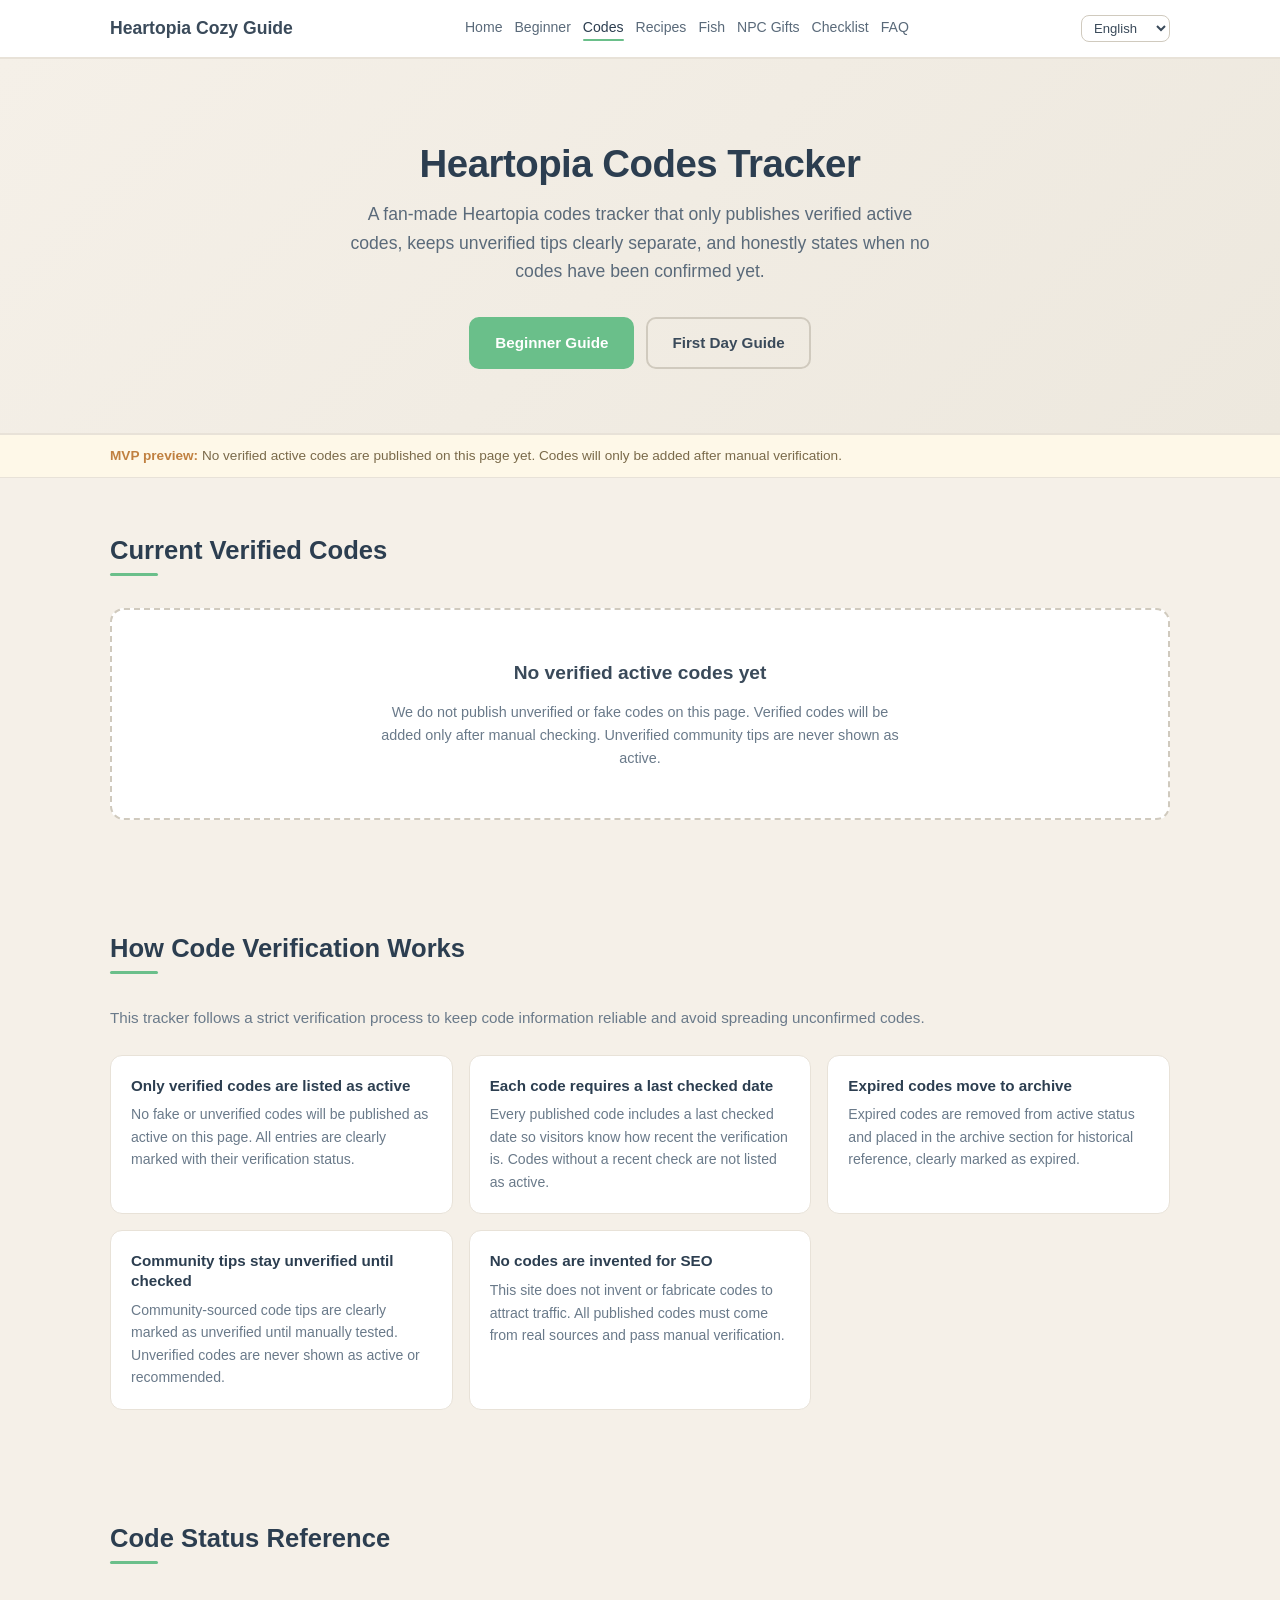
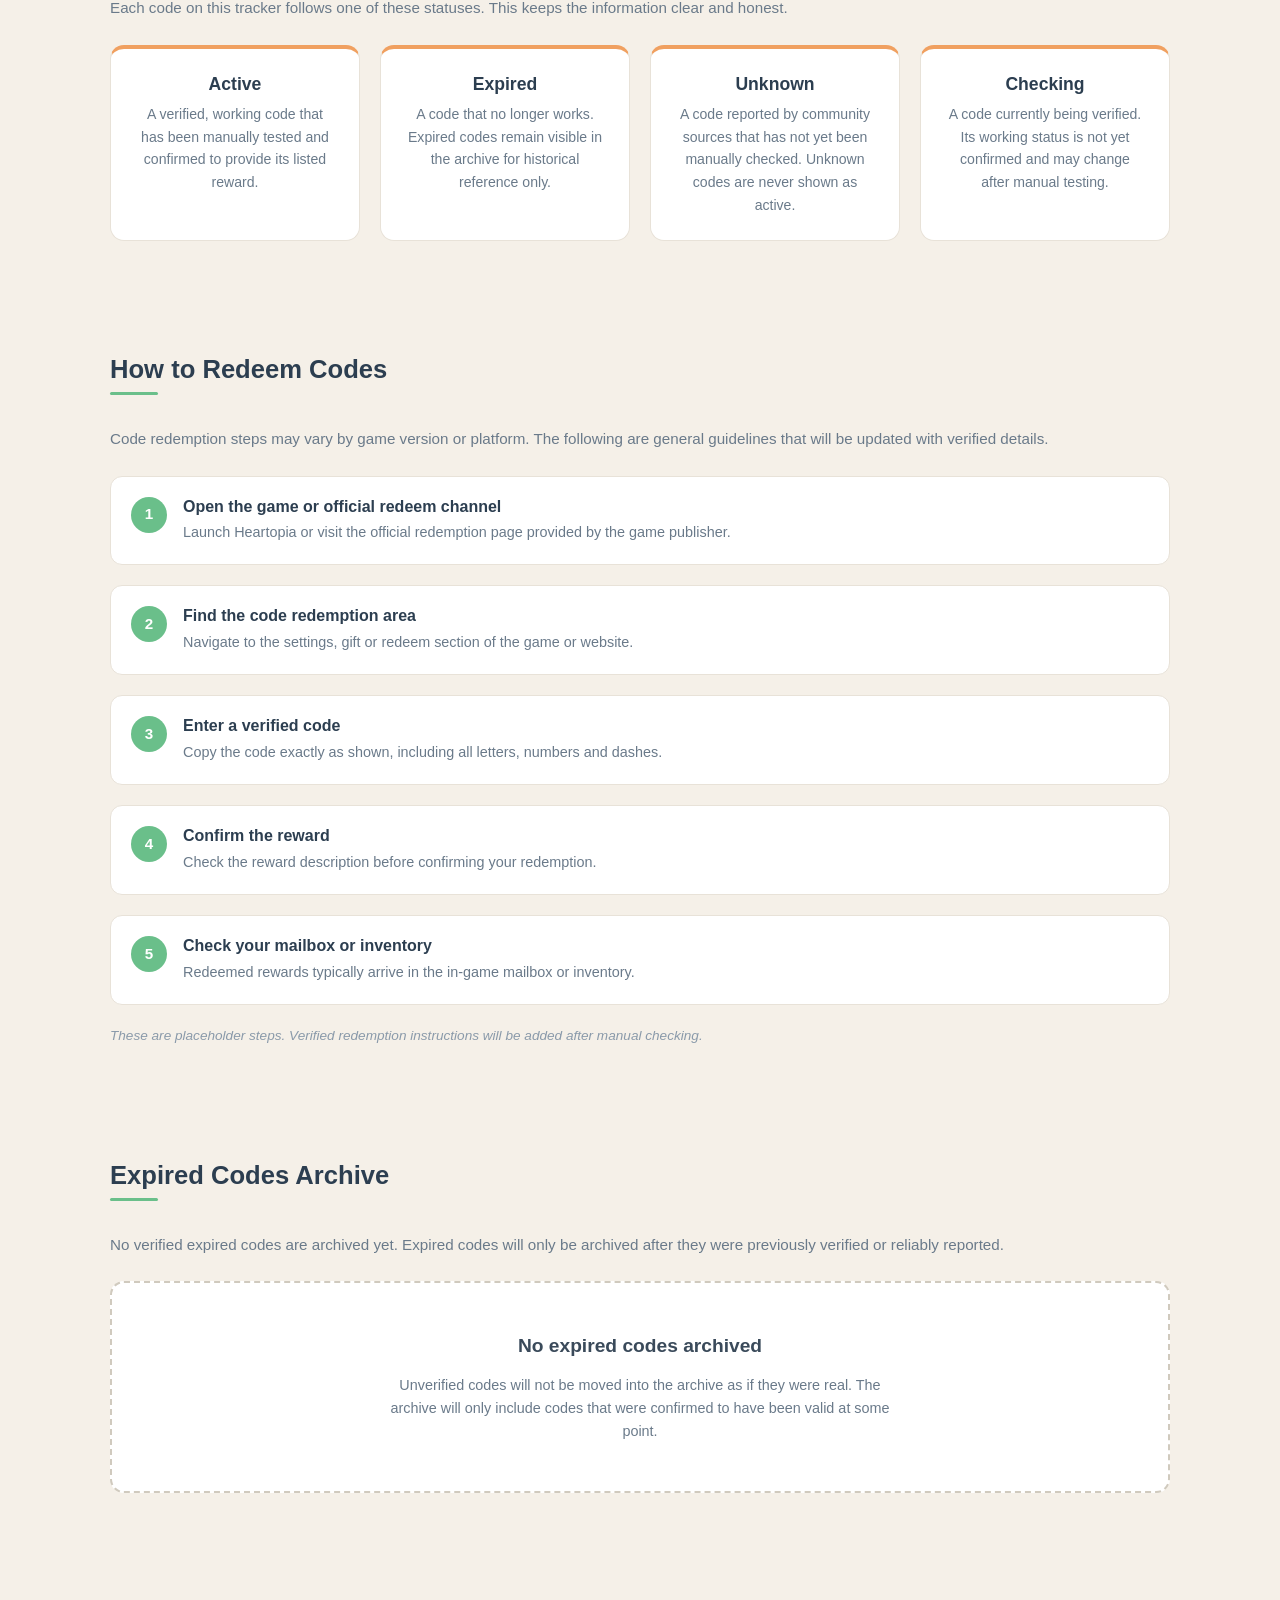
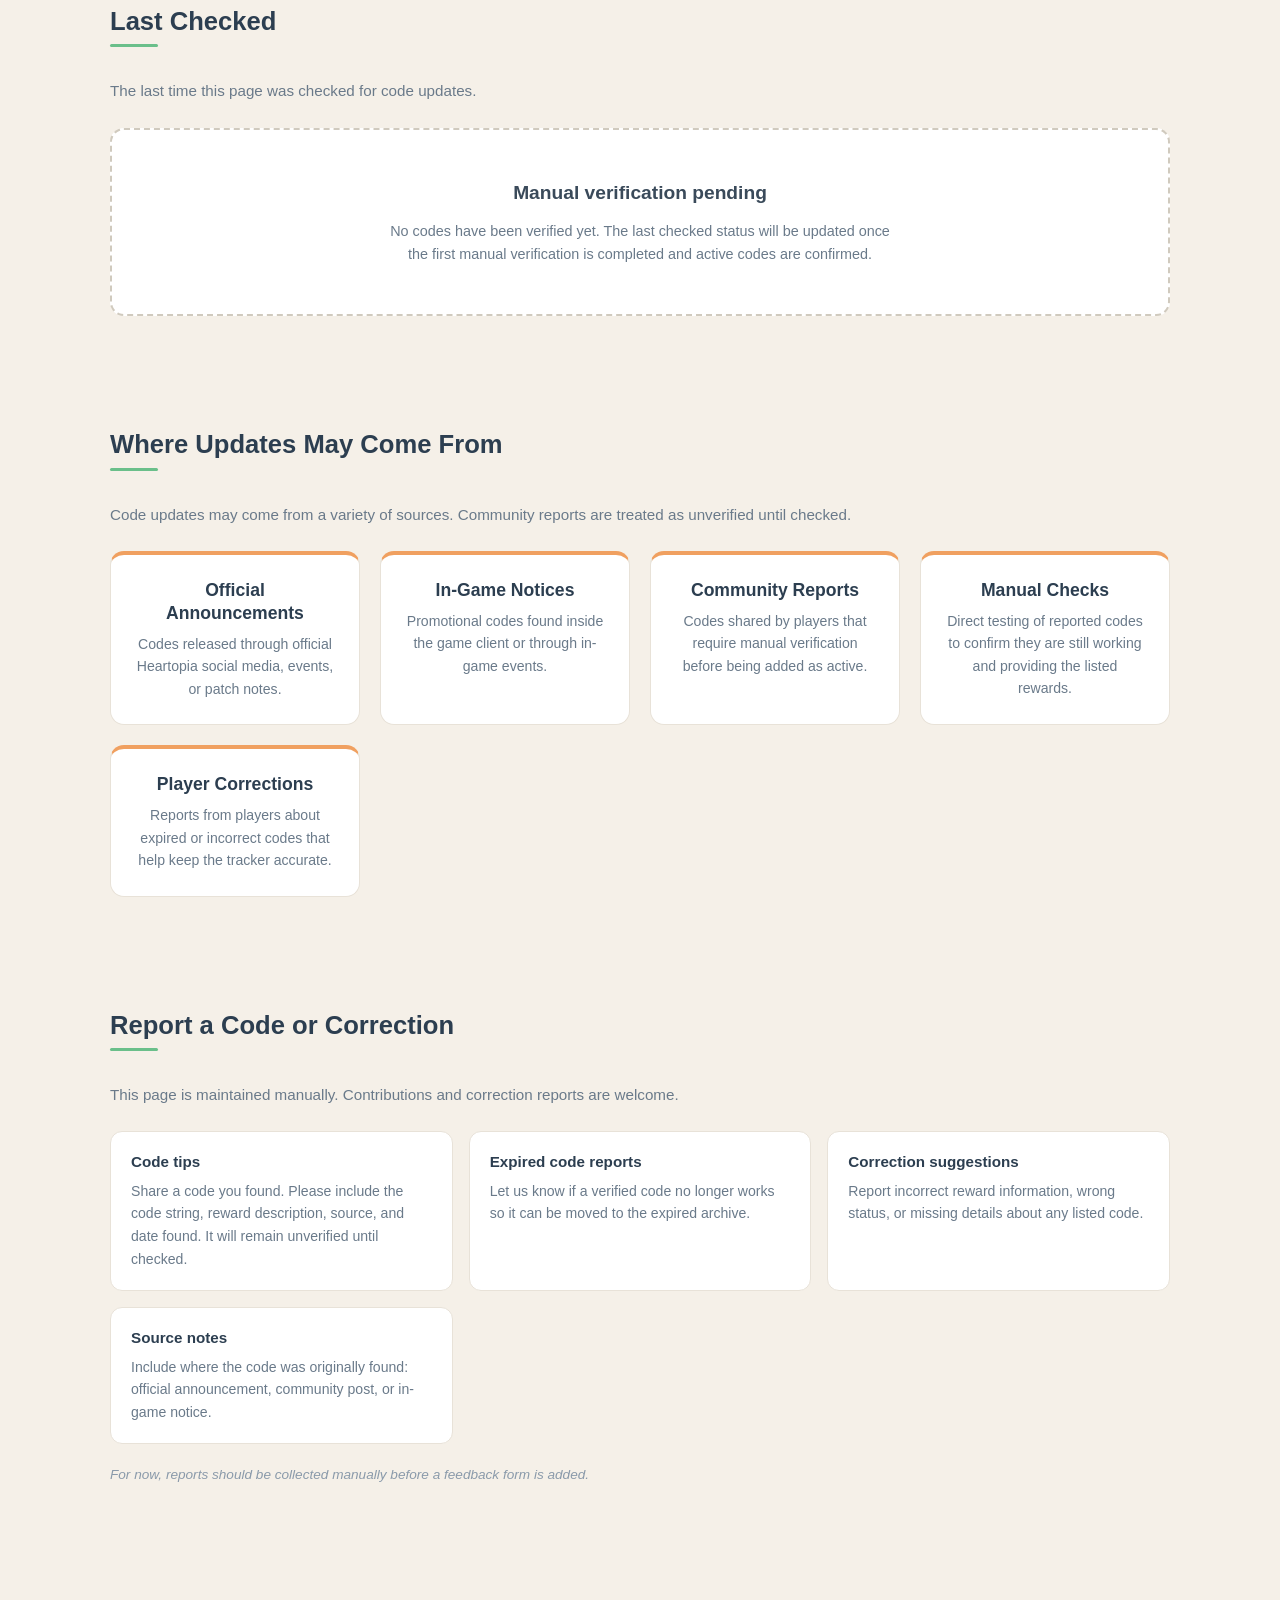
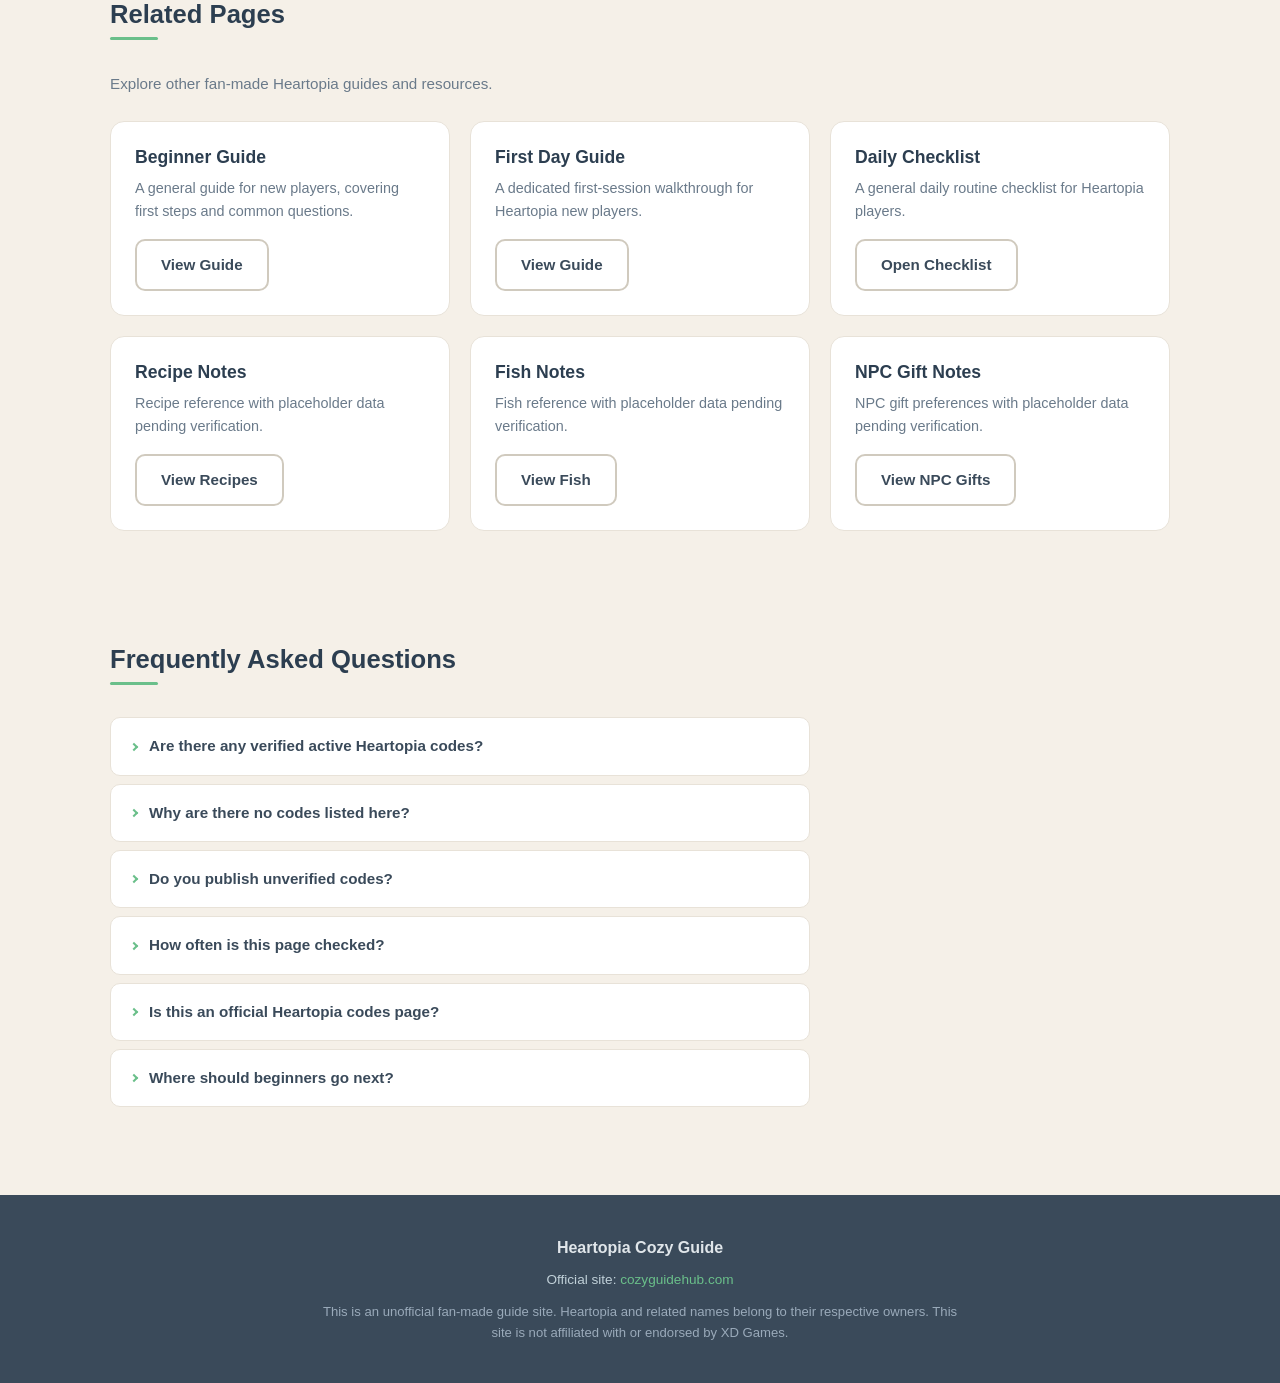
<file: codes.html>
<!DOCTYPE html>
<html lang="en">
<head>
  <meta charset="UTF-8">
  <meta name="viewport" content="width=device-width, initial-scale=1.0">
  <title>Codes Tracker | Cozy Guide Hub</title>
  <meta name="description" content="A fan-made Heartopia codes tracker MVP that avoids unverified codes and keeps reward information clearly marked as pending verification.">
  <meta property="og:type" content="website">
  <meta property="og:site_name" content="Cozy Guide Hub">
  <meta property="og:title" content="Codes Tracker | Cozy Guide Hub">
  <meta property="og:description" content="A fan-made Heartopia codes tracker MVP that avoids unverified codes and keeps reward information clearly marked as pending verification.">
  <meta property="og:url" content="https://cozyguidehub.com/codes.html">
  <meta name="twitter:card" content="summary">
  <meta name="twitter:title" content="Codes Tracker | Cozy Guide Hub">
  <meta name="twitter:description" content="A fan-made Heartopia codes tracker MVP that avoids unverified codes and keeps reward information clearly marked as pending verification.">
  <link rel="stylesheet" href="styles.css">
</head>
<body>

  <!-- ===== HEADER ===== -->
  <header class="site-header">
    <div class="container header-inner">
      <a href="index.html" class="logo">Heartopia Cozy Guide</a>
      <nav class="main-nav">
        <a href="index.html">Home</a>
        <a href="beginner-guide.html">Beginner</a>
        <a href="codes.html" class="nav-active">Codes</a>
        <a href="recipes.html">Recipes</a>
        <a href="fish.html">Fish</a>
        <a href="npc-gifts.html"><span class="nav-full">NPC Gifts</span><span class="nav-short">NPC</span></a>
        <a href="checklist.html">Checklist</a>
        <a href="index.html#faq">FAQ</a>
      </nav>
      <div class="language-wrapper">
        <select class="language-select" aria-label="Select language">
          <option value="en">English</option>
          <option value="zh">中文</option>
          <option value="ru">Русский</option>
          <option value="fr">Français</option>
          <option value="ja">日本語</option>
          <option value="ko">한국어</option>
        </select>
      </div>
    </div>
  </header>

  <!-- ===== HERO ===== -->
  <section class="hero">
    <div class="container hero-content">
      <h1>Heartopia Codes Tracker</h1>
      <p class="hero-subtitle">A fan-made Heartopia codes tracker that only publishes verified active codes, keeps unverified tips clearly separate, and honestly states when no codes have been confirmed yet.</p>
      <div class="hero-actions">
        <a href="beginner-guide.html" class="btn btn-primary">Beginner Guide</a>
        <a href="first-day-guide.html" class="btn btn-secondary">First Day Guide</a>
      </div>
    </div>
  </section>

  <!-- ===== MVP STATUS BANNER ===== -->
  <div class="mvp-banner">
    <div class="container">
      <p><strong>MVP preview:</strong> No verified active codes are published on this page yet. Codes will only be added after manual verification.</p>
    </div>
  </div>

  <!-- ===== CURRENT VERIFIED CODES ===== -->
  <section class="section">
    <div class="container">
      <h2 class="section-title">Current Verified Codes</h2>
      <div class="empty-state">
        <p class="empty-state-title">No verified active codes yet</p>
        <p class="empty-state-desc">We do not publish unverified or fake codes on this page. Verified codes will be added only after manual checking. Unverified community tips are never shown as active.</p>
      </div>
    </div>
  </section>

  <!-- ===== CODE VERIFICATION POLICY ===== -->
  <section class="section">
    <div class="container">
      <h2 class="section-title">How Code Verification Works</h2>
      <p class="section-subtitle">This tracker follows a strict verification process to keep code information reliable and avoid spreading unconfirmed codes.</p>
      <div class="data-policy">
        <div class="policy-item">
          <h3>Only verified codes are listed as active</h3>
          <p>No fake or unverified codes will be published as active on this page. All entries are clearly marked with their verification status.</p>
        </div>
        <div class="policy-item">
          <h3>Each code requires a last checked date</h3>
          <p>Every published code includes a last checked date so visitors know how recent the verification is. Codes without a recent check are not listed as active.</p>
        </div>
        <div class="policy-item">
          <h3>Expired codes move to archive</h3>
          <p>Expired codes are removed from active status and placed in the archive section for historical reference, clearly marked as expired.</p>
        </div>
        <div class="policy-item">
          <h3>Community tips stay unverified until checked</h3>
          <p>Community-sourced code tips are clearly marked as unverified until manually tested. Unverified codes are never shown as active or recommended.</p>
        </div>
        <div class="policy-item">
          <h3>No codes are invented for SEO</h3>
          <p>This site does not invent or fabricate codes to attract traffic. All published codes must come from real sources and pass manual verification.</p>
        </div>
      </div>
    </div>
  </section>

  <!-- ===== CODE STATUS MEANING ===== -->
  <section class="section">
    <div class="container">
      <h2 class="section-title">Code Status Reference</h2>
      <p class="section-subtitle">Each code on this tracker follows one of these statuses. This keeps the information clear and honest.</p>
      <div class="cards-grid code-status-grid">
        <div class="card code-status">
          <h3>Active</h3>
          <p>A verified, working code that has been manually tested and confirmed to provide its listed reward.</p>
        </div>
        <div class="card code-status">
          <h3>Expired</h3>
          <p>A code that no longer works. Expired codes remain visible in the archive for historical reference only.</p>
        </div>
        <div class="card code-status">
          <h3>Unknown</h3>
          <p>A code reported by community sources that has not yet been manually checked. Unknown codes are never shown as active.</p>
        </div>
        <div class="card code-status">
          <h3>Checking</h3>
          <p>A code currently being verified. Its working status is not yet confirmed and may change after manual testing.</p>
        </div>
      </div>
    </div>
  </section>

  <!-- ===== HOW TO REDEEM ===== -->
  <section class="section">
    <div class="container">
      <h2 class="section-title">How to Redeem Codes</h2>
      <p class="section-subtitle">Code redemption steps may vary by game version or platform. The following are general guidelines that will be updated with verified details.</p>

      <div class="steps-list">
        <div class="step">
          <span class="step-num">1</span>
          <div class="step-body">
            <h3>Open the game or official redeem channel</h3>
            <p>Launch Heartopia or visit the official redemption page provided by the game publisher.</p>
          </div>
        </div>
        <div class="step">
          <span class="step-num">2</span>
          <div class="step-body">
            <h3>Find the code redemption area</h3>
            <p>Navigate to the settings, gift or redeem section of the game or website.</p>
          </div>
        </div>
        <div class="step">
          <span class="step-num">3</span>
          <div class="step-body">
            <h3>Enter a verified code</h3>
            <p>Copy the code exactly as shown, including all letters, numbers and dashes.</p>
          </div>
        </div>
        <div class="step">
          <span class="step-num">4</span>
          <div class="step-body">
            <h3>Confirm the reward</h3>
            <p>Check the reward description before confirming your redemption.</p>
          </div>
        </div>
        <div class="step">
          <span class="step-num">5</span>
          <div class="step-body">
            <h3>Check your mailbox or inventory</h3>
            <p>Redeemed rewards typically arrive in the in-game mailbox or inventory.</p>
          </div>
        </div>
      </div>

      <p class="footnote">These are placeholder steps. Verified redemption instructions will be added after manual checking.</p>
    </div>
  </section>

  <!-- ===== EXPIRED CODES ARCHIVE ===== -->
  <section class="section">
    <div class="container">
      <h2 class="section-title">Expired Codes Archive</h2>
      <p class="section-subtitle">No verified expired codes are archived yet. Expired codes will only be archived after they were previously verified or reliably reported.</p>
      <div class="empty-state">
        <p class="empty-state-title">No expired codes archived</p>
        <p class="empty-state-desc">Unverified codes will not be moved into the archive as if they were real. The archive will only include codes that were confirmed to have been valid at some point.</p>
      </div>
    </div>
  </section>

  <!-- ===== LAST CHECKED ===== -->
  <section class="section">
    <div class="container">
      <h2 class="section-title">Last Checked</h2>
      <p class="section-subtitle">The last time this page was checked for code updates.</p>
      <div class="empty-state">
        <p class="empty-state-title">Manual verification pending</p>
        <p class="empty-state-desc">No codes have been verified yet. The last checked status will be updated once the first manual verification is completed and active codes are confirmed.</p>
      </div>
    </div>
  </section>

  <!-- ===== WHERE UPDATES COME FROM ===== -->
  <section class="section">
    <div class="container">
      <h2 class="section-title">Where Updates May Come From</h2>
      <p class="section-subtitle">Code updates may come from a variety of sources. Community reports are treated as unverified until checked.</p>
      <div class="cards-grid" style="grid-template-columns: repeat(auto-fill, minmax(220px, 1fr));">
        <div class="card code-status">
          <h3>Official Announcements</h3>
          <p>Codes released through official Heartopia social media, events, or patch notes.</p>
        </div>
        <div class="card code-status">
          <h3>In-Game Notices</h3>
          <p>Promotional codes found inside the game client or through in-game events.</p>
        </div>
        <div class="card code-status">
          <h3>Community Reports</h3>
          <p>Codes shared by players that require manual verification before being added as active.</p>
        </div>
        <div class="card code-status">
          <h3>Manual Checks</h3>
          <p>Direct testing of reported codes to confirm they are still working and providing the listed rewards.</p>
        </div>
        <div class="card code-status">
          <h3>Player Corrections</h3>
          <p>Reports from players about expired or incorrect codes that help keep the tracker accurate.</p>
        </div>
      </div>
    </div>
  </section>

  <!-- ===== REPORT A CODE ===== -->
  <section class="section">
    <div class="container">
      <h2 class="section-title">Report a Code or Correction</h2>
      <p class="section-subtitle">This page is maintained manually. Contributions and correction reports are welcome.</p>
      <div class="data-policy">
        <div class="policy-item">
          <h3>Code tips</h3>
          <p>Share a code you found. Please include the code string, reward description, source, and date found. It will remain unverified until checked.</p>
        </div>
        <div class="policy-item">
          <h3>Expired code reports</h3>
          <p>Let us know if a verified code no longer works so it can be moved to the expired archive.</p>
        </div>
        <div class="policy-item">
          <h3>Correction suggestions</h3>
          <p>Report incorrect reward information, wrong status, or missing details about any listed code.</p>
        </div>
        <div class="policy-item">
          <h3>Source notes</h3>
          <p>Include where the code was originally found: official announcement, community post, or in-game notice.</p>
        </div>
      </div>
      <p class="footnote">For now, reports should be collected manually before a feedback form is added.</p>
    </div>
  </section>

  <!-- ===== RELATED PAGES ===== -->
  <section class="section">
    <div class="container">
      <h2 class="section-title">Related Pages</h2>
      <p class="section-subtitle">Explore other fan-made Heartopia guides and resources.</p>
      <div class="cards-grid">
        <div class="card">
          <h3>Beginner Guide</h3>
          <p>A general guide for new players, covering first steps and common questions.</p>
          <a href="beginner-guide.html" class="btn btn-secondary">View Guide</a>
        </div>
        <div class="card">
          <h3>First Day Guide</h3>
          <p>A dedicated first-session walkthrough for Heartopia new players.</p>
          <a href="first-day-guide.html" class="btn btn-secondary">View Guide</a>
        </div>
        <div class="card">
          <h3>Daily Checklist</h3>
          <p>A general daily routine checklist for Heartopia players.</p>
          <a href="checklist.html" class="btn btn-secondary">Open Checklist</a>
        </div>
        <div class="card">
          <h3>Recipe Notes</h3>
          <p>Recipe reference with placeholder data pending verification.</p>
          <a href="recipes.html" class="btn btn-secondary">View Recipes</a>
        </div>
        <div class="card">
          <h3>Fish Notes</h3>
          <p>Fish reference with placeholder data pending verification.</p>
          <a href="fish.html" class="btn btn-secondary">View Fish</a>
        </div>
        <div class="card">
          <h3>NPC Gift Notes</h3>
          <p>NPC gift preferences with placeholder data pending verification.</p>
          <a href="npc-gifts.html" class="btn btn-secondary">View NPC Gifts</a>
        </div>
      </div>
    </div>
  </section>

  <!-- ===== FAQ ===== -->
  <section class="section">
    <div class="container">
      <h2 class="section-title">Frequently Asked Questions</h2>
      <div class="faq-list">
        <details class="faq-item">
          <summary>Are there any verified active Heartopia codes?</summary>
          <p>Not yet. This page does not currently contain any verified codes. Only manually confirmed codes will be published once they become available.</p>
        </details>
        <details class="faq-item">
          <summary>Why are there no codes listed here?</summary>
          <p>Because we only publish codes after manual verification. No verified codes are available at this time, so the codes section remains empty rather than showing unconfirmed entries.</p>
        </details>
        <details class="faq-item">
          <summary>Do you publish unverified codes?</summary>
          <p>No. Unverified codes are never shown as active. If community tips are shared, they will be clearly marked as unverified until manually checked. This helps prevent confusion from fake or expired codes.</p>
        </details>
        <details class="faq-item">
          <summary>How often is this page checked?</summary>
          <p>There is no fixed update schedule. Codes will be added, updated or removed as manual verification is performed. The last checked date will be displayed prominently when available.</p>
        </details>
        <details class="faq-item">
          <summary>Is this an official Heartopia codes page?</summary>
          <p>No. This is an unofficial fan-made guide page. It is not affiliated with XD Games or the Heartopia development team.</p>
        </details>
        <details class="faq-item">
          <summary>Where should beginners go next?</summary>
          <p>New players may find the <a href="beginner-guide.html">Beginner Guide</a> and <a href="first-day-guide.html">First Day Guide</a> helpful. The <a href="checklist.html">Daily Checklist</a> is also a good reference for building a daily routine.</p>
        </details>
      </div>
    </div>
  </section>

  <!-- ===== FOOTER ===== -->
  <footer class="site-footer">
    <div class="container footer-inner">
      <p class="footer-brand">Heartopia Cozy Guide</p>
      <p class="footer-site">Official site: <a href="https://cozyguidehub.com">cozyguidehub.com</a></p>
      <p class="footer-disclaimer">This is an unofficial fan-made guide site. Heartopia and related names belong to their respective owners. This site is not affiliated with or endorsed by XD Games.</p>
    </div>
  </footer>

  <script src="script.js"></script>
</body>
</html>
</file>
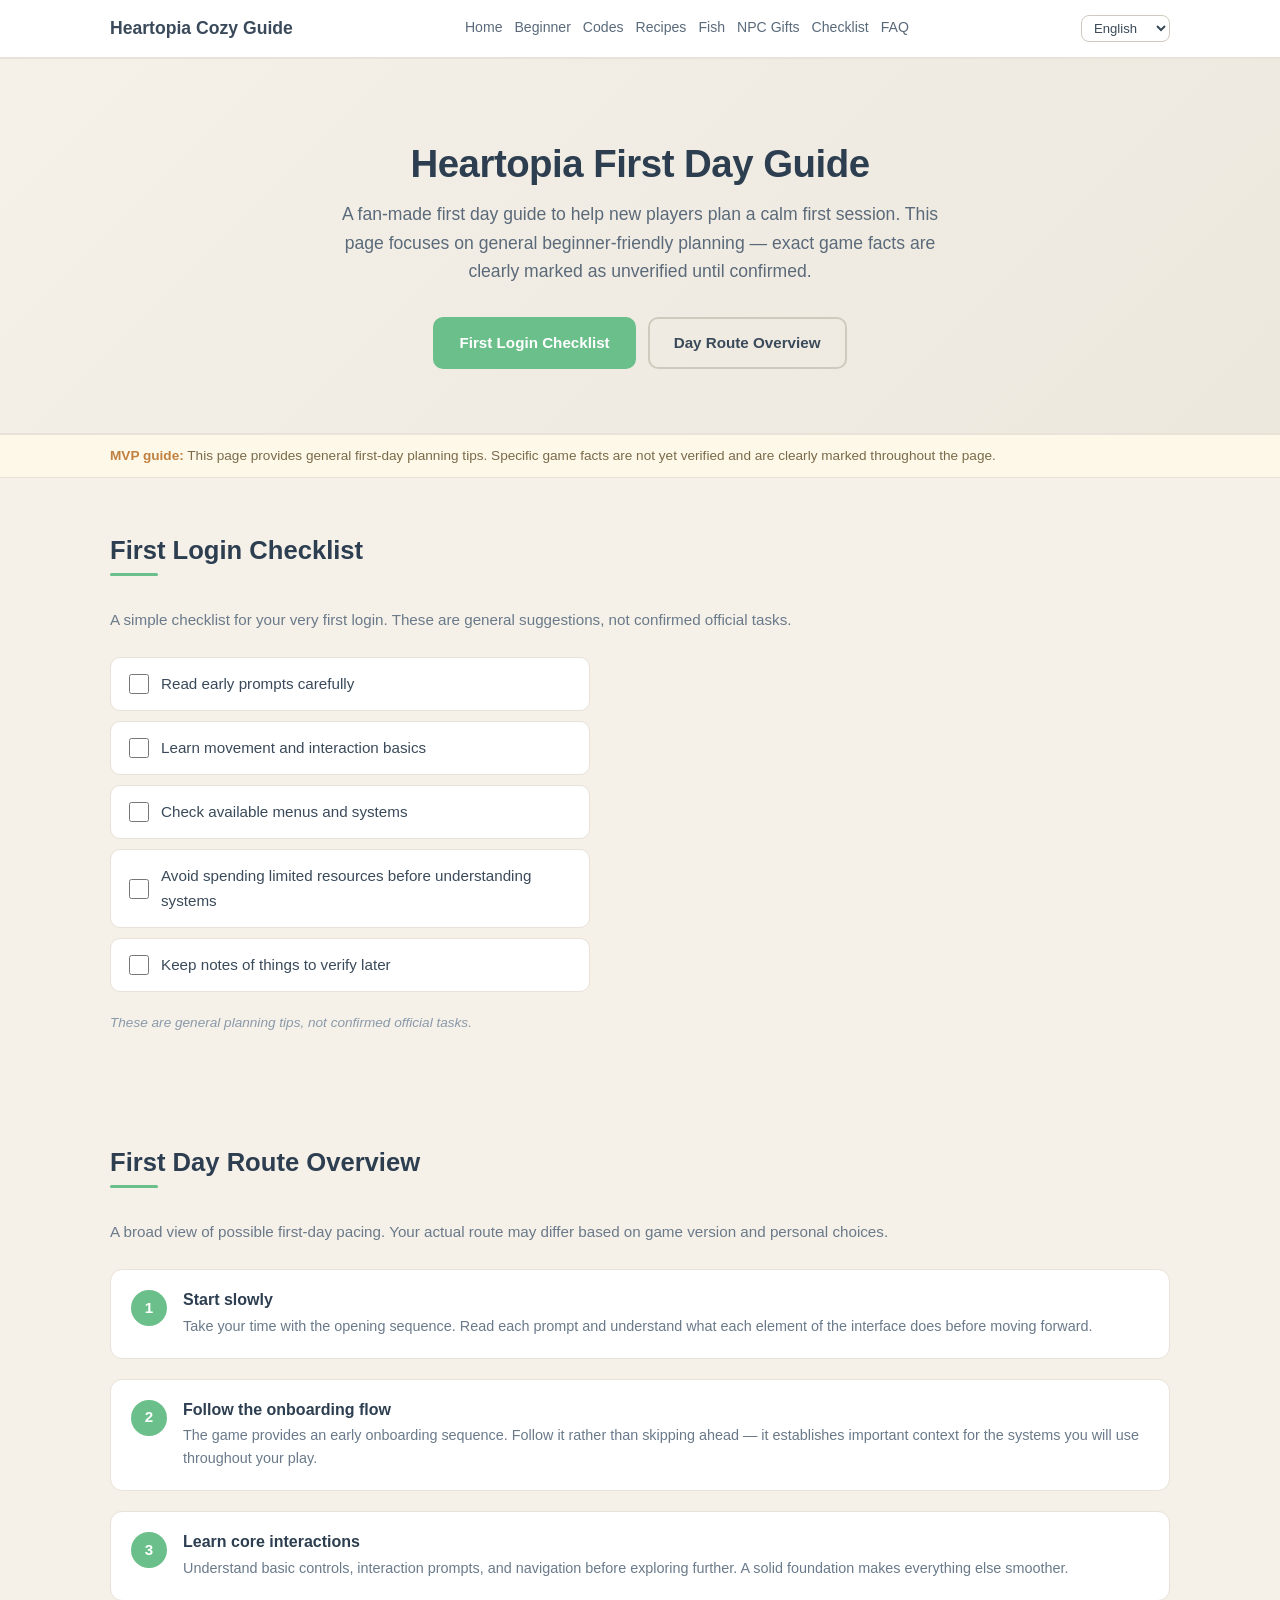
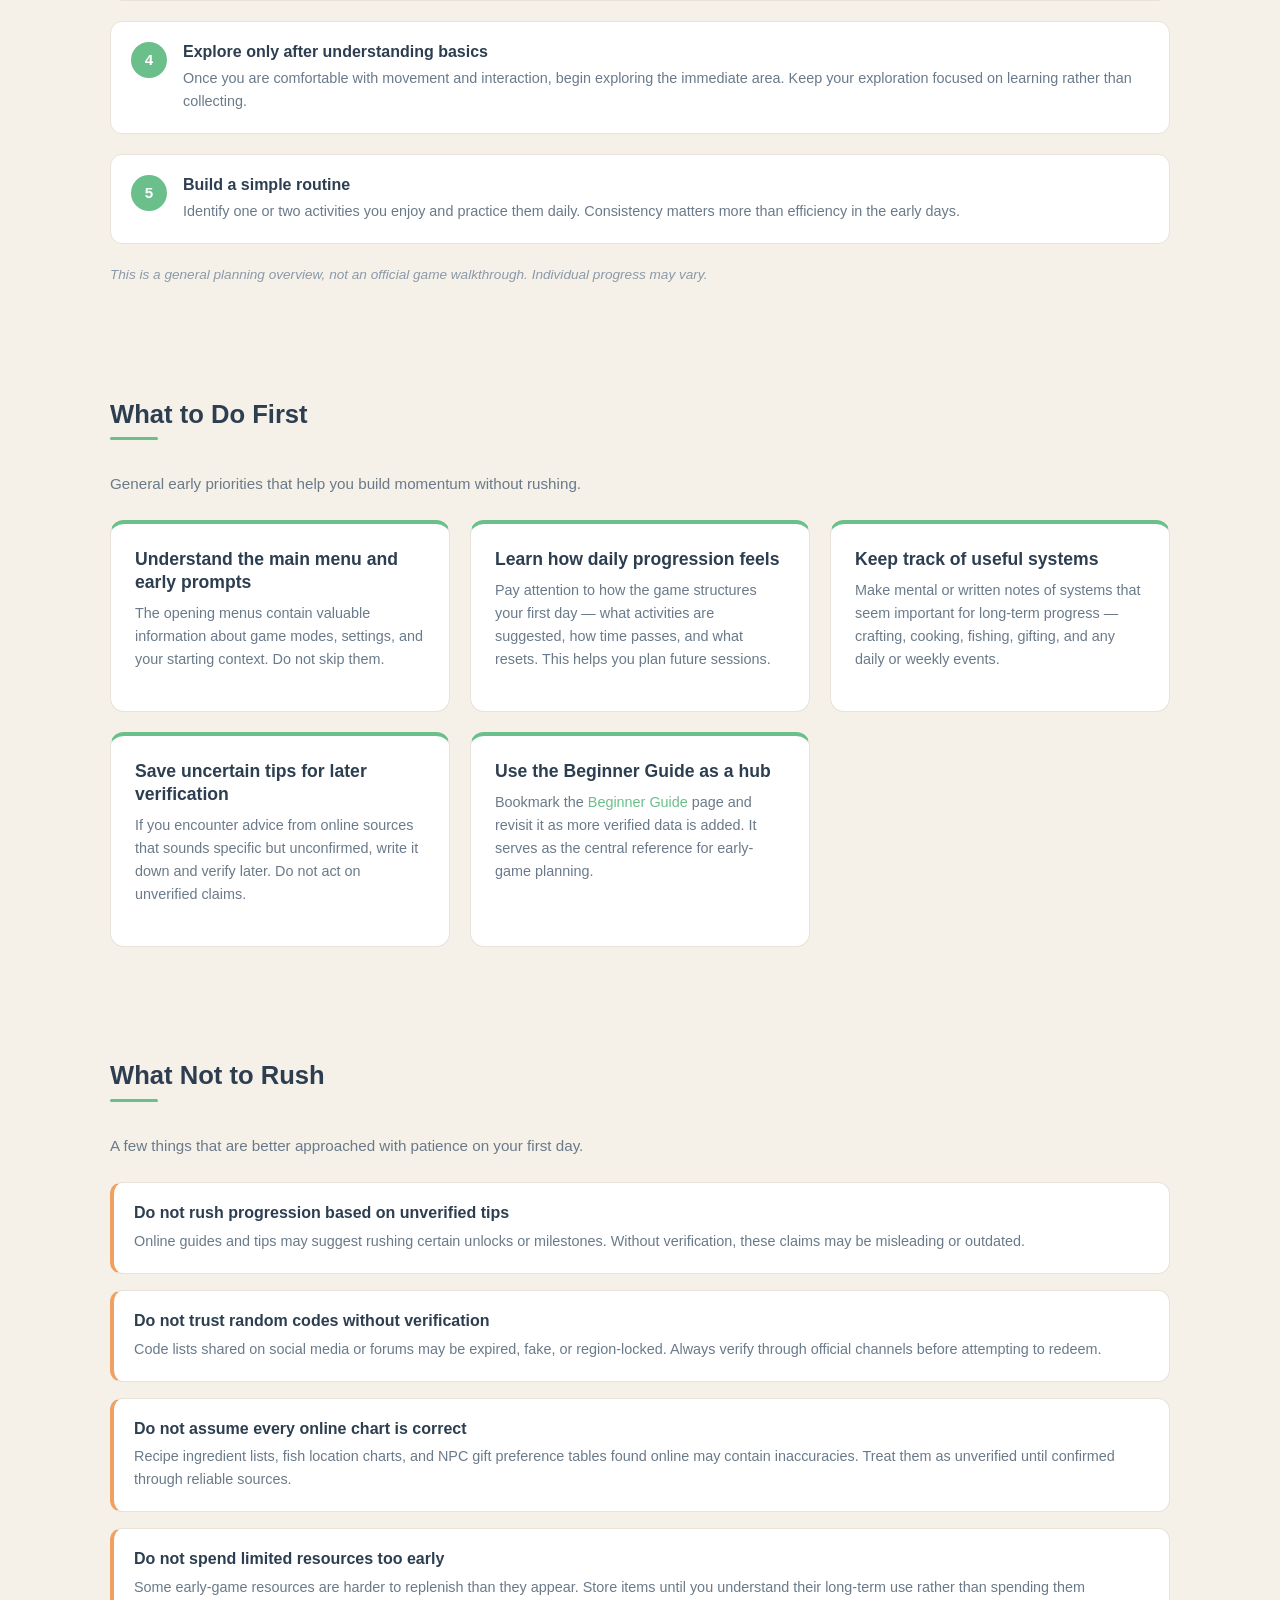
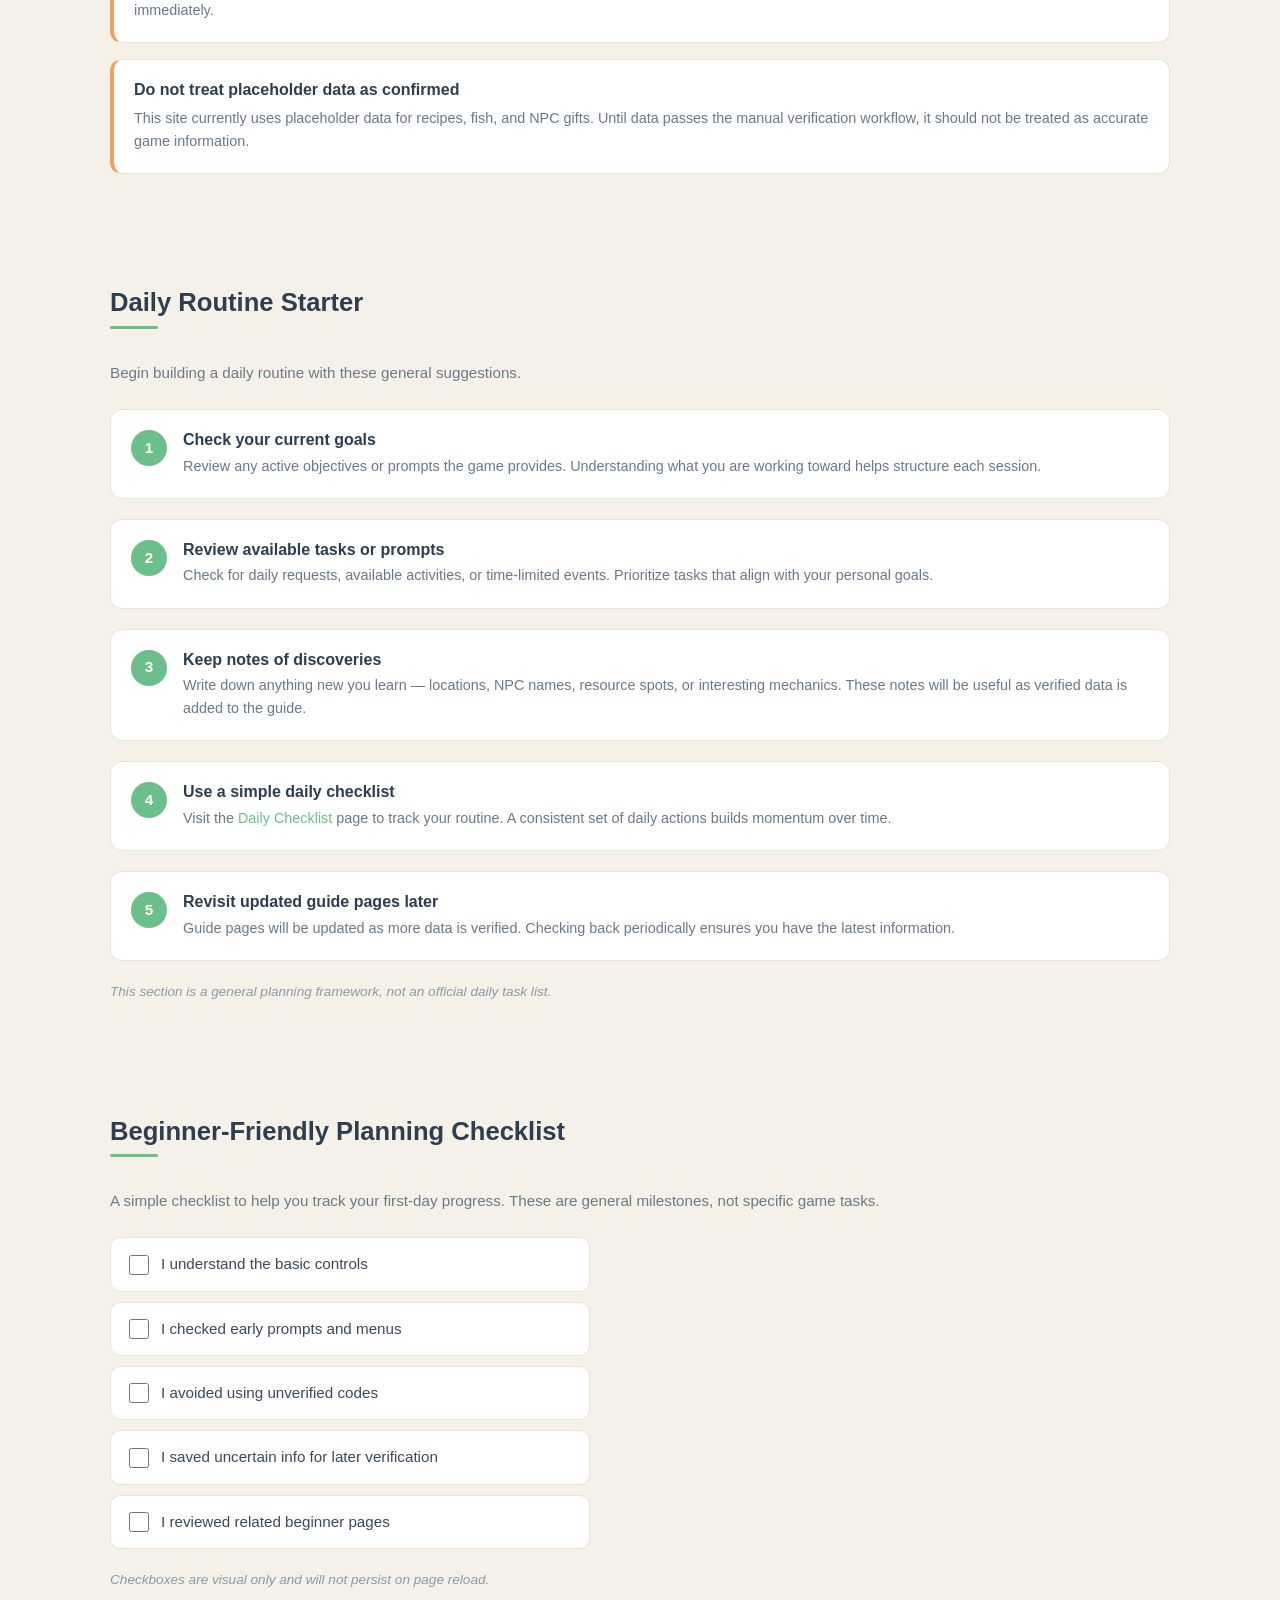
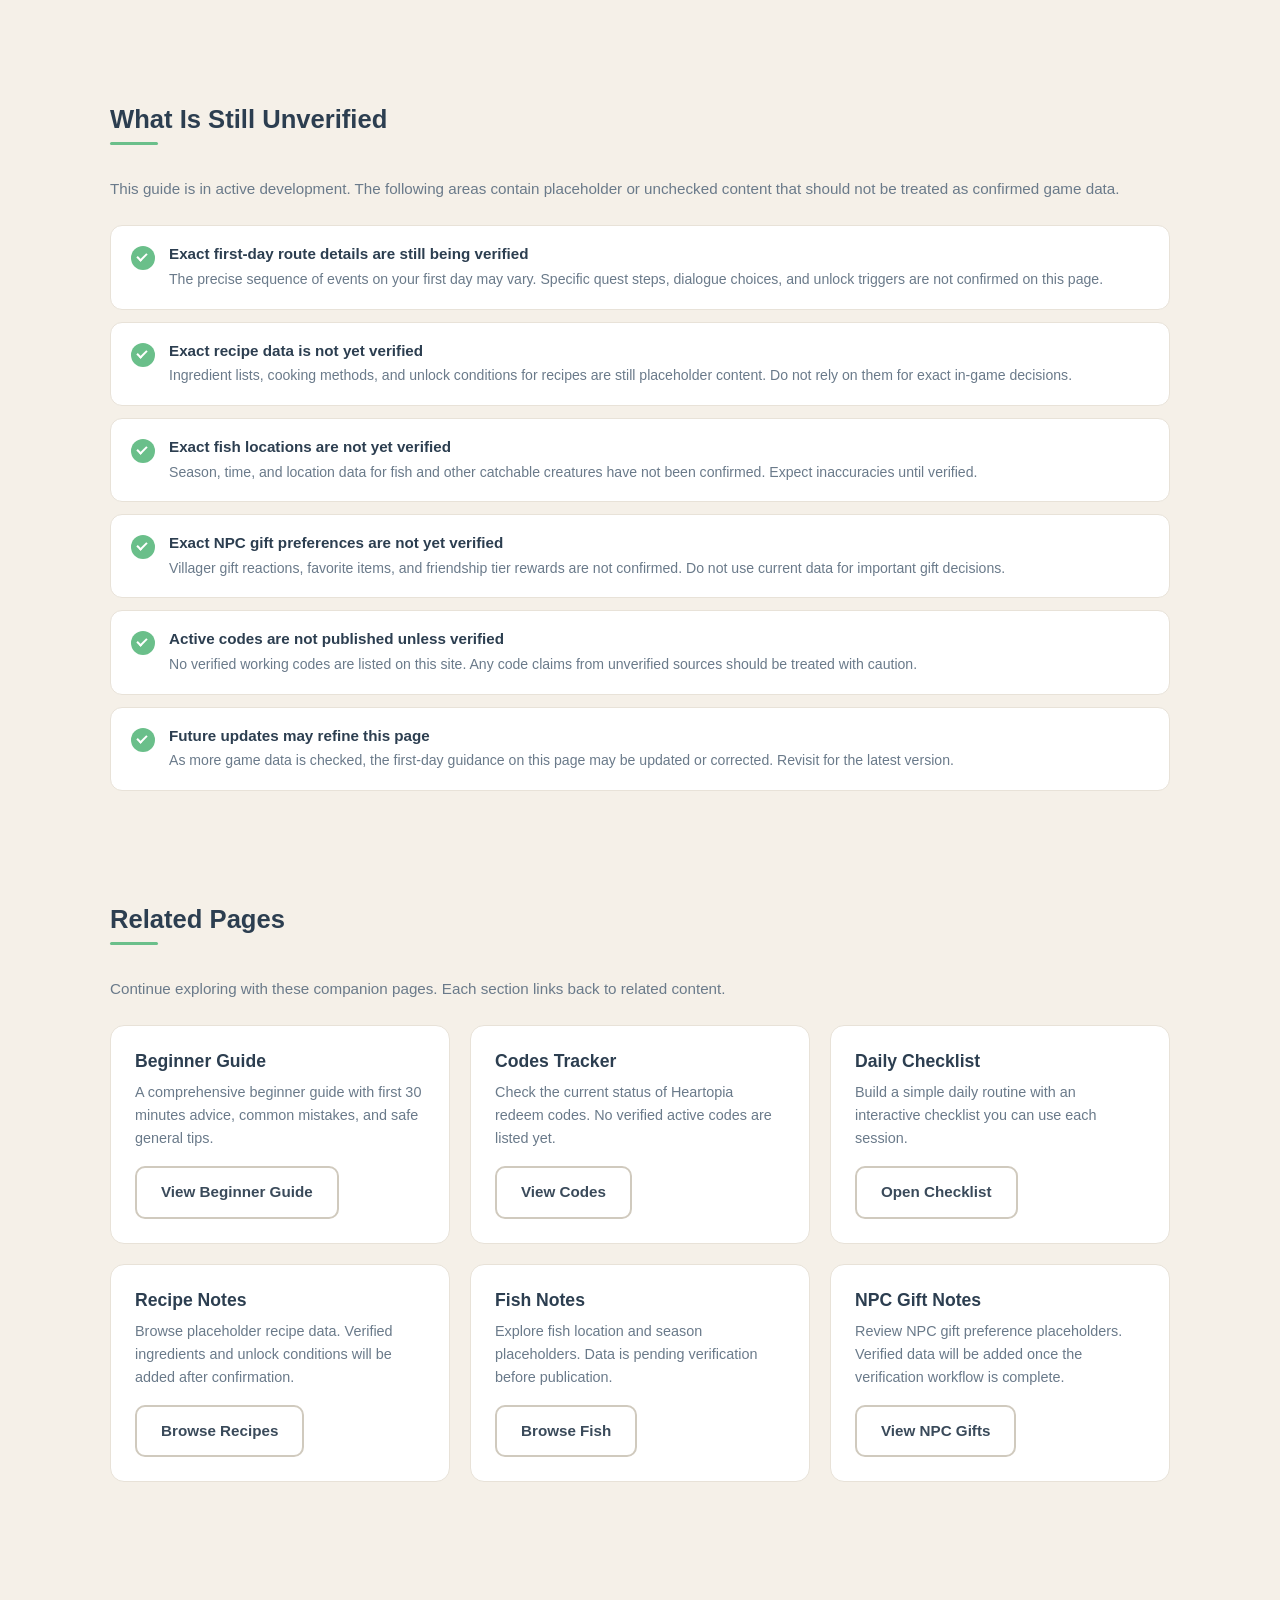
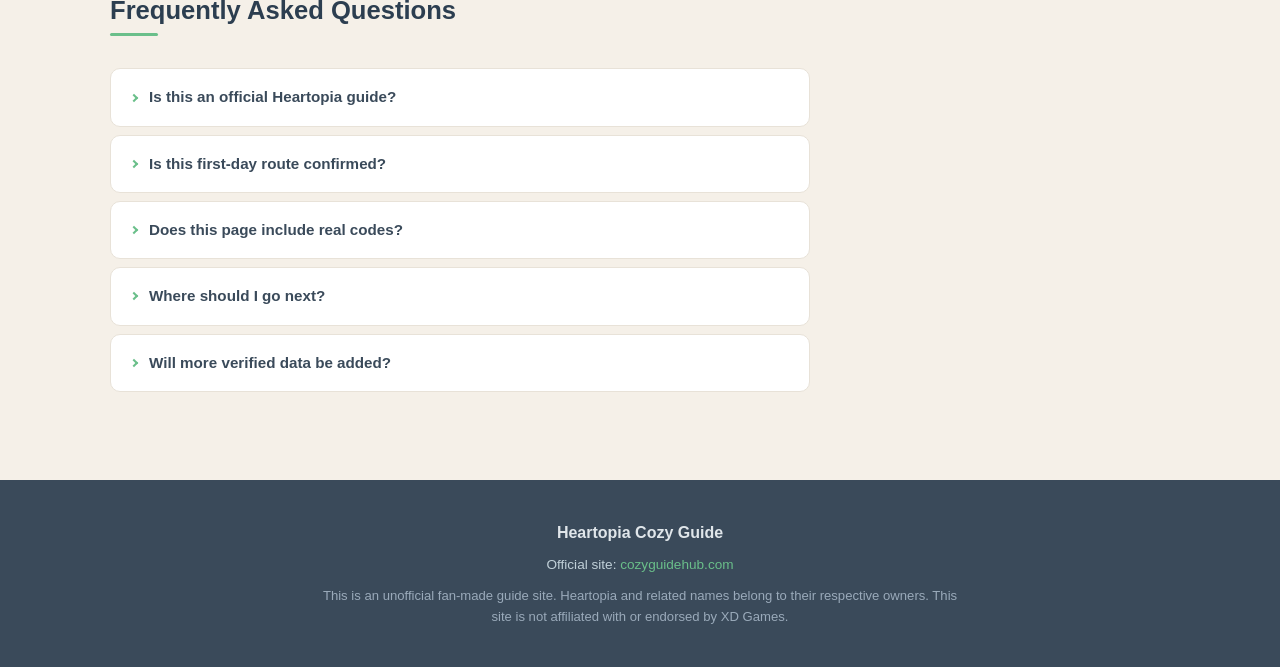
<file: first-day-guide.html>
<!DOCTYPE html>
<html lang="en">
<head>
  <meta charset="UTF-8">
  <meta name="viewport" content="width=device-width, initial-scale=1.0">
  <title>First Day Guide | Cozy Guide Hub</title>
  <meta name="description" content="A fan-made first day guide for Heartopia beginners with safe early planning tips, beginner-friendly priorities, and clearly marked unverified areas.">
  <meta property="og:type" content="website">
  <meta property="og:site_name" content="Cozy Guide Hub">
  <meta property="og:title" content="First Day Guide | Cozy Guide Hub">
  <meta property="og:description" content="A fan-made first day guide for Heartopia beginners with safe early planning tips, beginner-friendly priorities, and clearly marked unverified areas.">
  <meta property="og:url" content="https://cozyguidehub.com/first-day-guide.html">
  <meta name="twitter:card" content="summary">
  <meta name="twitter:title" content="First Day Guide | Cozy Guide Hub">
  <meta name="twitter:description" content="A fan-made first day guide for Heartopia beginners with safe early planning tips, beginner-friendly priorities, and clearly marked unverified areas.">
  <link rel="stylesheet" href="styles.css">
</head>
<body>

  <!-- ===== HEADER ===== -->
  <header class="site-header">
    <div class="container header-inner">
      <a href="index.html" class="logo">Heartopia Cozy Guide</a>
      <nav class="main-nav">
        <a href="index.html">Home</a>
        <a href="beginner-guide.html">Beginner</a>
        <a href="codes.html">Codes</a>
        <a href="recipes.html">Recipes</a>
        <a href="fish.html">Fish</a>
        <a href="npc-gifts.html"><span class="nav-full">NPC Gifts</span><span class="nav-short">NPC</span></a>
        <a href="checklist.html">Checklist</a>
        <a href="index.html#faq">FAQ</a>
      </nav>
      <div class="language-wrapper">
        <select class="language-select" aria-label="Select language">
          <option value="en">English</option>
          <option value="zh">中文</option>
          <option value="ru">Русский</option>
          <option value="fr">Français</option>
          <option value="ja">日本語</option>
          <option value="ko">한국어</option>
        </select>
      </div>
    </div>
  </header>

  <!-- ===== HERO ===== -->
  <section class="hero">
    <div class="container hero-content">
      <h1>Heartopia First Day Guide</h1>
      <p class="hero-subtitle">A fan-made first day guide to help new players plan a calm first session. This page focuses on general beginner-friendly planning — exact game facts are clearly marked as unverified until confirmed.</p>
      <div class="hero-actions">
        <a href="#first-login" class="btn btn-primary">First Login Checklist</a>
        <a href="#route-overview" class="btn btn-secondary">Day Route Overview</a>
      </div>
    </div>
  </section>

  <!-- ===== MVP STATUS BANNER ===== -->
  <div class="mvp-banner">
    <div class="container">
      <p><strong>MVP guide:</strong> This page provides general first-day planning tips. Specific game facts are not yet verified and are clearly marked throughout the page.</p>
    </div>
  </div>

  <!-- ===== FIRST LOGIN CHECKLIST ===== -->
  <section id="first-login" class="section">
    <div class="container">
      <h2 class="section-title">First Login Checklist</h2>
      <p class="section-subtitle">A simple checklist for your very first login. These are general suggestions, not confirmed official tasks.</p>
      <div class="checklist-items">
        <label class="check-item">
          <input type="checkbox"> <span>Read early prompts carefully</span>
        </label>
        <label class="check-item">
          <input type="checkbox"> <span>Learn movement and interaction basics</span>
        </label>
        <label class="check-item">
          <input type="checkbox"> <span>Check available menus and systems</span>
        </label>
        <label class="check-item">
          <input type="checkbox"> <span>Avoid spending limited resources before understanding systems</span>
        </label>
        <label class="check-item">
          <input type="checkbox"> <span>Keep notes of things to verify later</span>
        </label>
      </div>
      <p class="footnote">These are general planning tips, not confirmed official tasks.</p>
    </div>
  </section>

  <!-- ===== FIRST DAY ROUTE OVERVIEW ===== -->
  <section id="route-overview" class="section">
    <div class="container">
      <h2 class="section-title">First Day Route Overview</h2>
      <p class="section-subtitle">A broad view of possible first-day pacing. Your actual route may differ based on game version and personal choices.</p>
      <div class="steps-list">
        <div class="step">
          <span class="step-num">1</span>
          <div class="step-body">
            <h3>Start slowly</h3>
            <p>Take your time with the opening sequence. Read each prompt and understand what each element of the interface does before moving forward.</p>
          </div>
        </div>
        <div class="step">
          <span class="step-num">2</span>
          <div class="step-body">
            <h3>Follow the onboarding flow</h3>
            <p>The game provides an early onboarding sequence. Follow it rather than skipping ahead — it establishes important context for the systems you will use throughout your play.</p>
          </div>
        </div>
        <div class="step">
          <span class="step-num">3</span>
          <div class="step-body">
            <h3>Learn core interactions</h3>
            <p>Understand basic controls, interaction prompts, and navigation before exploring further. A solid foundation makes everything else smoother.</p>
          </div>
        </div>
        <div class="step">
          <span class="step-num">4</span>
          <div class="step-body">
            <h3>Explore only after understanding basics</h3>
            <p>Once you are comfortable with movement and interaction, begin exploring the immediate area. Keep your exploration focused on learning rather than collecting.</p>
          </div>
        </div>
        <div class="step">
          <span class="step-num">5</span>
          <div class="step-body">
            <h3>Build a simple routine</h3>
            <p>Identify one or two activities you enjoy and practice them daily. Consistency matters more than efficiency in the early days.</p>
          </div>
        </div>
      </div>
      <p class="footnote">This is a general planning overview, not an official game walkthrough. Individual progress may vary.</p>
    </div>
  </section>

  <!-- ===== WHAT TO DO FIRST ===== -->
  <section class="section">
    <div class="container">
      <h2 class="section-title">What to Do First</h2>
      <p class="section-subtitle">General early priorities that help you build momentum without rushing.</p>
      <div class="cards-grid">
        <div class="card card-priority">
          <h3>Understand the main menu and early prompts</h3>
          <p>The opening menus contain valuable information about game modes, settings, and your starting context. Do not skip them.</p>
        </div>
        <div class="card card-priority">
          <h3>Learn how daily progression feels</h3>
          <p>Pay attention to how the game structures your first day — what activities are suggested, how time passes, and what resets. This helps you plan future sessions.</p>
        </div>
        <div class="card card-priority">
          <h3>Keep track of useful systems</h3>
          <p>Make mental or written notes of systems that seem important for long-term progress — crafting, cooking, fishing, gifting, and any daily or weekly events.</p>
        </div>
        <div class="card card-priority">
          <h3>Save uncertain tips for later verification</h3>
          <p>If you encounter advice from online sources that sounds specific but unconfirmed, write it down and verify later. Do not act on unverified claims.</p>
        </div>
        <div class="card card-priority">
          <h3>Use the Beginner Guide as a hub</h3>
          <p>Bookmark the <a href="beginner-guide.html">Beginner Guide</a> page and revisit it as more verified data is added. It serves as the central reference for early-game planning.</p>
        </div>
      </div>
    </div>
  </section>

  <!-- ===== WHAT NOT TO RUSH ===== -->
  <section class="section">
    <div class="container">
      <h2 class="section-title">What Not to Rush</h2>
      <p class="section-subtitle">A few things that are better approached with patience on your first day.</p>
      <div class="mistakes-list">
        <div class="mistake-item">
          <h3>Do not rush progression based on unverified tips</h3>
          <p class="mistake-consequence">Online guides and tips may suggest rushing certain unlocks or milestones. Without verification, these claims may be misleading or outdated.</p>
        </div>
        <div class="mistake-item">
          <h3>Do not trust random codes without verification</h3>
          <p class="mistake-consequence">Code lists shared on social media or forums may be expired, fake, or region-locked. Always verify through official channels before attempting to redeem.</p>
        </div>
        <div class="mistake-item">
          <h3>Do not assume every online chart is correct</h3>
          <p class="mistake-consequence">Recipe ingredient lists, fish location charts, and NPC gift preference tables found online may contain inaccuracies. Treat them as unverified until confirmed through reliable sources.</p>
        </div>
        <div class="mistake-item">
          <h3>Do not spend limited resources too early</h3>
          <p class="mistake-consequence">Some early-game resources are harder to replenish than they appear. Store items until you understand their long-term use rather than spending them immediately.</p>
        </div>
        <div class="mistake-item">
          <h3>Do not treat placeholder data as confirmed</h3>
          <p class="mistake-consequence">This site currently uses placeholder data for recipes, fish, and NPC gifts. Until data passes the manual verification workflow, it should not be treated as accurate game information.</p>
        </div>
      </div>
    </div>
  </section>

  <!-- ===== DAILY ROUTINE STARTER ===== -->
  <section class="section">
    <div class="container">
      <h2 class="section-title">Daily Routine Starter</h2>
      <p class="section-subtitle">Begin building a daily routine with these general suggestions.</p>
      <div class="steps-list">
        <div class="step">
          <span class="step-num">1</span>
          <div class="step-body">
            <h3>Check your current goals</h3>
            <p>Review any active objectives or prompts the game provides. Understanding what you are working toward helps structure each session.</p>
          </div>
        </div>
        <div class="step">
          <span class="step-num">2</span>
          <div class="step-body">
            <h3>Review available tasks or prompts</h3>
            <p>Check for daily requests, available activities, or time-limited events. Prioritize tasks that align with your personal goals.</p>
          </div>
        </div>
        <div class="step">
          <span class="step-num">3</span>
          <div class="step-body">
            <h3>Keep notes of discoveries</h3>
            <p>Write down anything new you learn — locations, NPC names, resource spots, or interesting mechanics. These notes will be useful as verified data is added to the guide.</p>
          </div>
        </div>
        <div class="step">
          <span class="step-num">4</span>
          <div class="step-body">
            <h3>Use a simple daily checklist</h3>
            <p>Visit the <a href="checklist.html">Daily Checklist</a> page to track your routine. A consistent set of daily actions builds momentum over time.</p>
          </div>
        </div>
        <div class="step">
          <span class="step-num">5</span>
          <div class="step-body">
            <h3>Revisit updated guide pages later</h3>
            <p>Guide pages will be updated as more data is verified. Checking back periodically ensures you have the latest information.</p>
          </div>
        </div>
      </div>
      <p class="footnote">This section is a general planning framework, not an official daily task list.</p>
    </div>
  </section>

  <!-- ===== BEGINNER-FRIENDLY PLANNING CHECKLIST ===== -->
  <section class="section">
    <div class="container">
      <h2 class="section-title">Beginner-Friendly Planning Checklist</h2>
      <p class="section-subtitle">A simple checklist to help you track your first-day progress. These are general milestones, not specific game tasks.</p>
      <div class="checklist-items">
        <label class="check-item">
          <input type="checkbox"> <span>I understand the basic controls</span>
        </label>
        <label class="check-item">
          <input type="checkbox"> <span>I checked early prompts and menus</span>
        </label>
        <label class="check-item">
          <input type="checkbox"> <span>I avoided using unverified codes</span>
        </label>
        <label class="check-item">
          <input type="checkbox"> <span>I saved uncertain info for later verification</span>
        </label>
        <label class="check-item">
          <input type="checkbox"> <span>I reviewed related beginner pages</span>
        </label>
      </div>
      <p class="footnote">Checkboxes are visual only and will not persist on page reload.</p>
    </div>
  </section>

  <!-- ===== WHAT IS STILL UNVERIFIED ===== -->
  <section class="section">
    <div class="container">
      <h2 class="section-title">What Is Still Unverified</h2>
      <p class="section-subtitle">This guide is in active development. The following areas contain placeholder or unchecked content that should not be treated as confirmed game data.</p>
      <div class="future-list">
        <div class="future-item">
          <span class="future-icon"></span>
          <div>
            <h3>Exact first-day route details are still being verified</h3>
            <p>The precise sequence of events on your first day may vary. Specific quest steps, dialogue choices, and unlock triggers are not confirmed on this page.</p>
          </div>
        </div>
        <div class="future-item">
          <span class="future-icon"></span>
          <div>
            <h3>Exact recipe data is not yet verified</h3>
            <p>Ingredient lists, cooking methods, and unlock conditions for recipes are still placeholder content. Do not rely on them for exact in-game decisions.</p>
          </div>
        </div>
        <div class="future-item">
          <span class="future-icon"></span>
          <div>
            <h3>Exact fish locations are not yet verified</h3>
            <p>Season, time, and location data for fish and other catchable creatures have not been confirmed. Expect inaccuracies until verified.</p>
          </div>
        </div>
        <div class="future-item">
          <span class="future-icon"></span>
          <div>
            <h3>Exact NPC gift preferences are not yet verified</h3>
            <p>Villager gift reactions, favorite items, and friendship tier rewards are not confirmed. Do not use current data for important gift decisions.</p>
          </div>
        </div>
        <div class="future-item">
          <span class="future-icon"></span>
          <div>
            <h3>Active codes are not published unless verified</h3>
            <p>No verified working codes are listed on this site. Any code claims from unverified sources should be treated with caution.</p>
          </div>
        </div>
        <div class="future-item">
          <span class="future-icon"></span>
          <div>
            <h3>Future updates may refine this page</h3>
            <p>As more game data is checked, the first-day guidance on this page may be updated or corrected. Revisit for the latest version.</p>
          </div>
        </div>
      </div>
    </div>
  </section>

  <!-- ===== RELATED PAGES ===== -->
  <section class="section">
    <div class="container">
      <h2 class="section-title">Related Pages</h2>
      <p class="section-subtitle">Continue exploring with these companion pages. Each section links back to related content.</p>
      <div class="cards-grid">
        <div class="card">
          <h3>Beginner Guide</h3>
          <p>A comprehensive beginner guide with first 30 minutes advice, common mistakes, and safe general tips.</p>
          <a href="beginner-guide.html" class="btn btn-secondary">View Beginner Guide</a>
        </div>
        <div class="card">
          <h3>Codes Tracker</h3>
          <p>Check the current status of Heartopia redeem codes. No verified active codes are listed yet.</p>
          <a href="codes.html" class="btn btn-secondary">View Codes</a>
        </div>
        <div class="card">
          <h3>Daily Checklist</h3>
          <p>Build a simple daily routine with an interactive checklist you can use each session.</p>
          <a href="checklist.html" class="btn btn-secondary">Open Checklist</a>
        </div>
        <div class="card">
          <h3>Recipe Notes</h3>
          <p>Browse placeholder recipe data. Verified ingredients and unlock conditions will be added after confirmation.</p>
          <a href="recipes.html" class="btn btn-secondary">Browse Recipes</a>
        </div>
        <div class="card">
          <h3>Fish Notes</h3>
          <p>Explore fish location and season placeholders. Data is pending verification before publication.</p>
          <a href="fish.html" class="btn btn-secondary">Browse Fish</a>
        </div>
        <div class="card">
          <h3>NPC Gift Notes</h3>
          <p>Review NPC gift preference placeholders. Verified data will be added once the verification workflow is complete.</p>
          <a href="npc-gifts.html" class="btn btn-secondary">View NPC Gifts</a>
        </div>
      </div>
    </div>
  </section>

  <!-- ===== FAQ ===== -->
  <section class="section">
    <div class="container">
      <h2 class="section-title">Frequently Asked Questions</h2>
      <div class="faq-list">
        <details class="faq-item">
          <summary>Is this an official Heartopia guide?</summary>
          <p>No. This is an unofficial fan-made guide. It is not affiliated with XD Games or the Heartopia development team.</p>
        </details>
        <details class="faq-item">
          <summary>Is this first-day route confirmed?</summary>
          <p>Not yet. This page provides general first-day planning tips. Exact route details, quest steps, and unlock conditions are not confirmed and are clearly marked as unverified throughout the page.</p>
        </details>
        <details class="faq-item">
          <summary>Does this page include real codes?</summary>
          <p>No. No verified active codes are listed on this site. The Codes Tracker page currently shows an empty verified state. Real codes will be added only after a confirmation workflow is in place.</p>
        </details>
        <details class="faq-item">
          <summary>Where should I go next?</summary>
          <p>Start with the <a href="beginner-guide.html">Beginner Guide</a> for a broader overview, then use the <a href="checklist.html">Daily Checklist</a> to build a routine. Check the <a href="codes.html">Codes Tracker</a> for any verified codes, and revisit this page as more data is confirmed.</p>
        </details>
        <details class="faq-item">
          <summary>Will more verified data be added?</summary>
          <p>Yes. This guide will be updated as game data is manually verified. Each update will clearly mark which sections have been confirmed and which remain unverified. Check back for the latest version.</p>
        </details>
      </div>
    </div>
  </section>

  <!-- ===== FOOTER ===== -->
  <footer class="site-footer">
    <div class="container footer-inner">
      <p class="footer-brand">Heartopia Cozy Guide</p>
      <p class="footer-site">Official site: <a href="https://cozyguidehub.com">cozyguidehub.com</a></p>
      <p class="footer-disclaimer">This is an unofficial fan-made guide site. Heartopia and related names belong to their respective owners. This site is not affiliated with or endorsed by XD Games.</p>
    </div>
  </footer>

  <script src="script.js"></script>
</body>
</html>
</file>
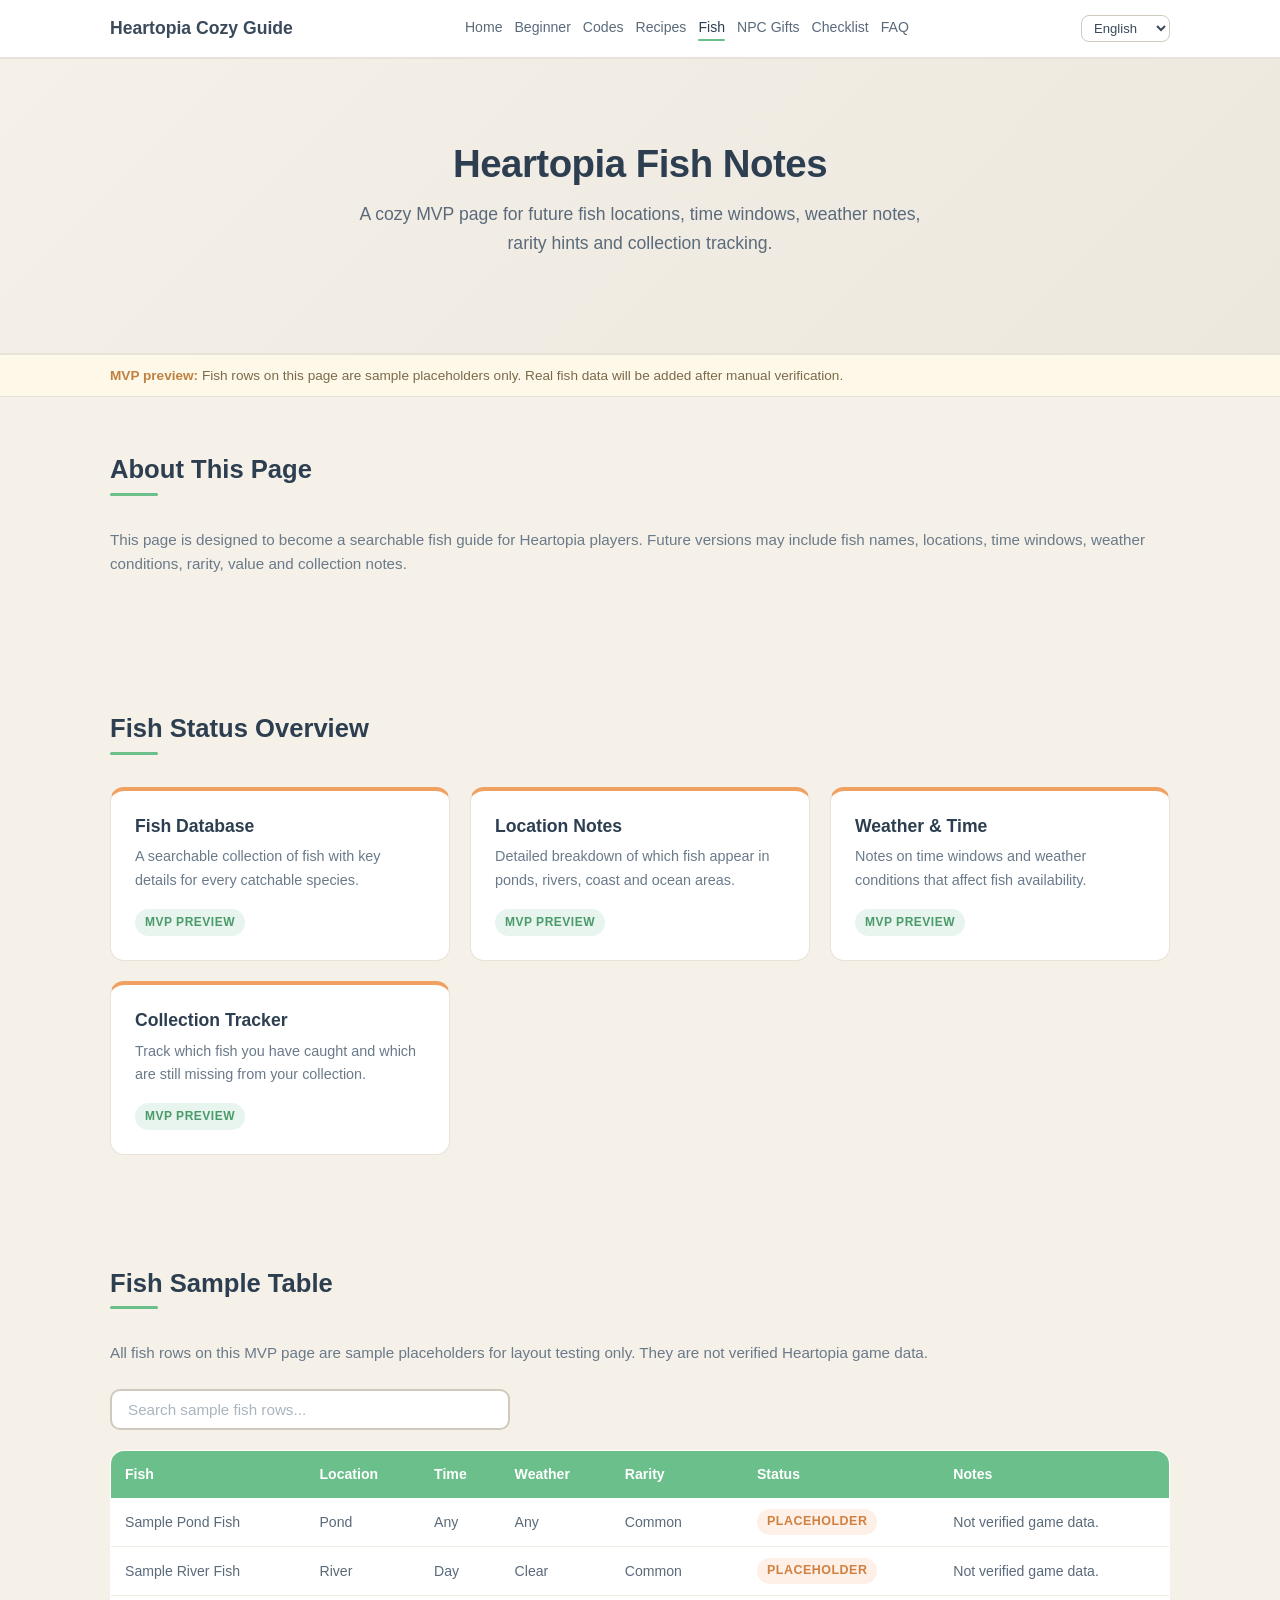
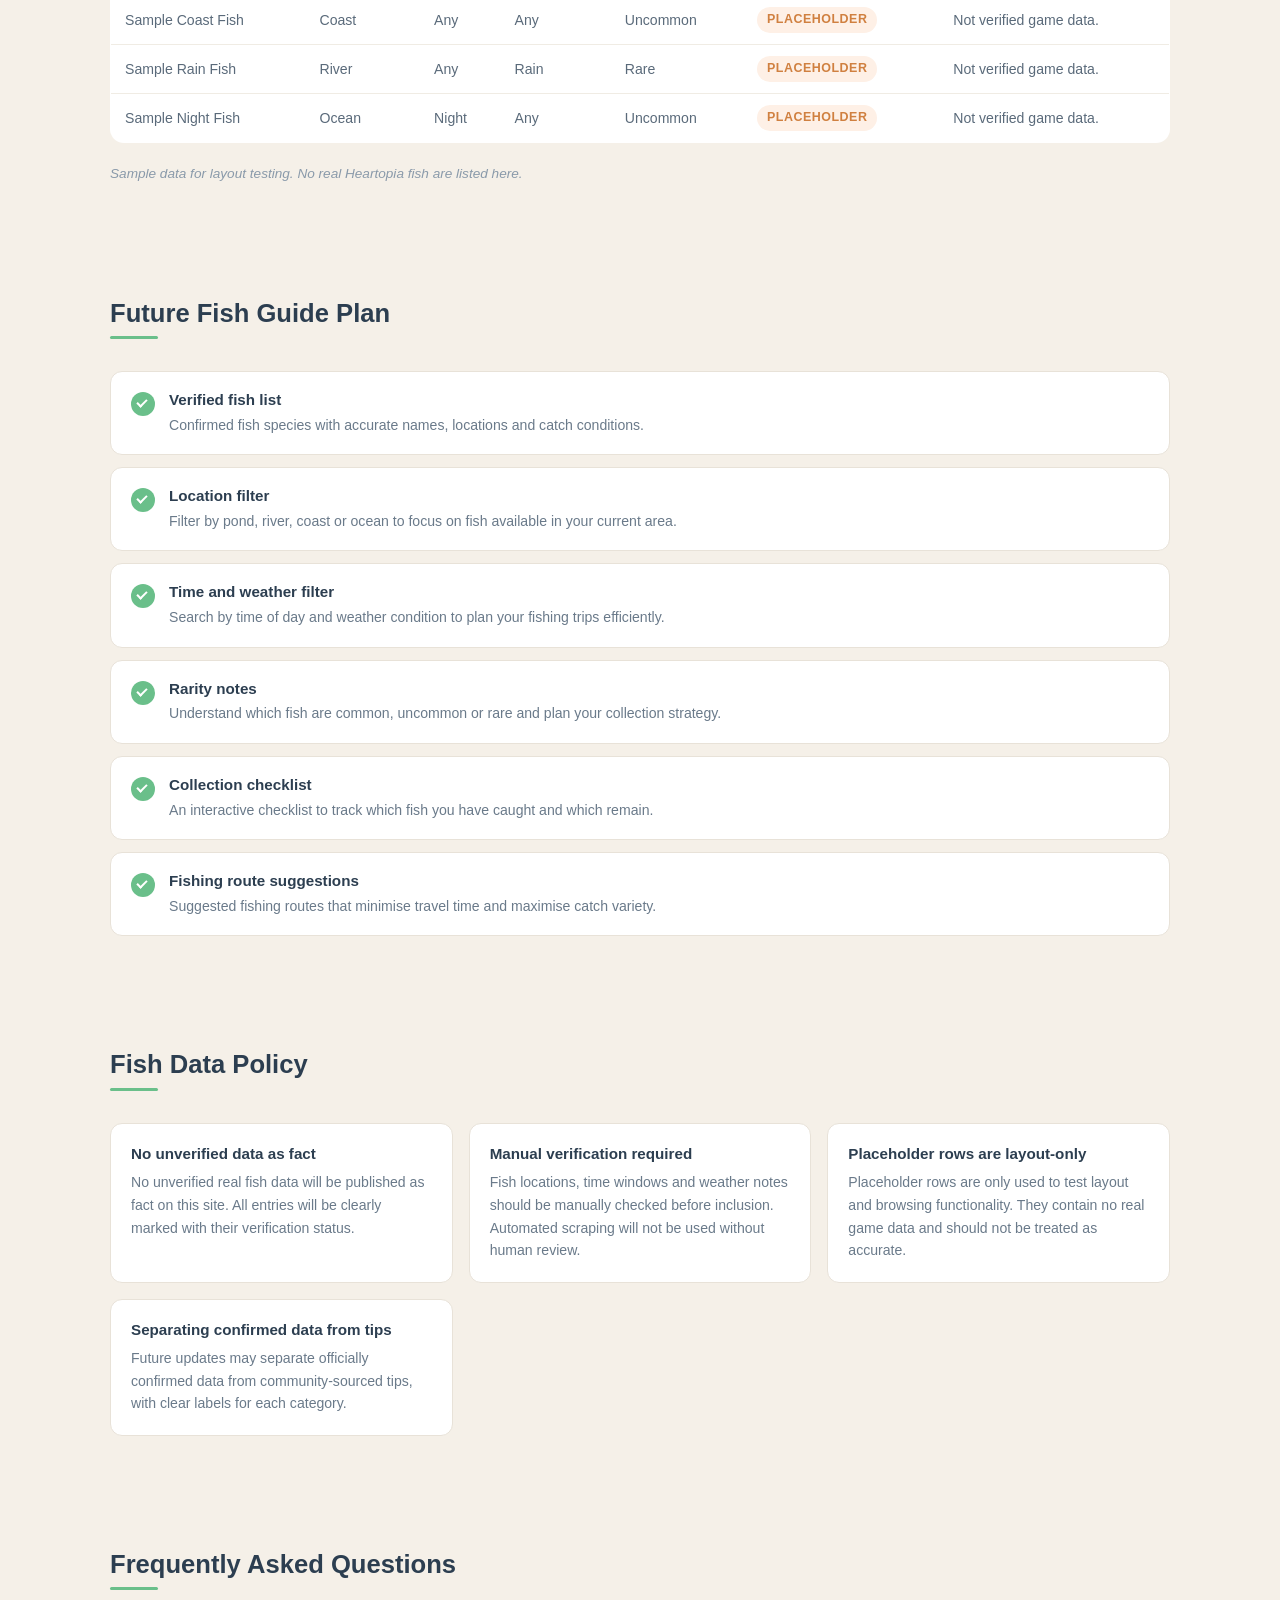
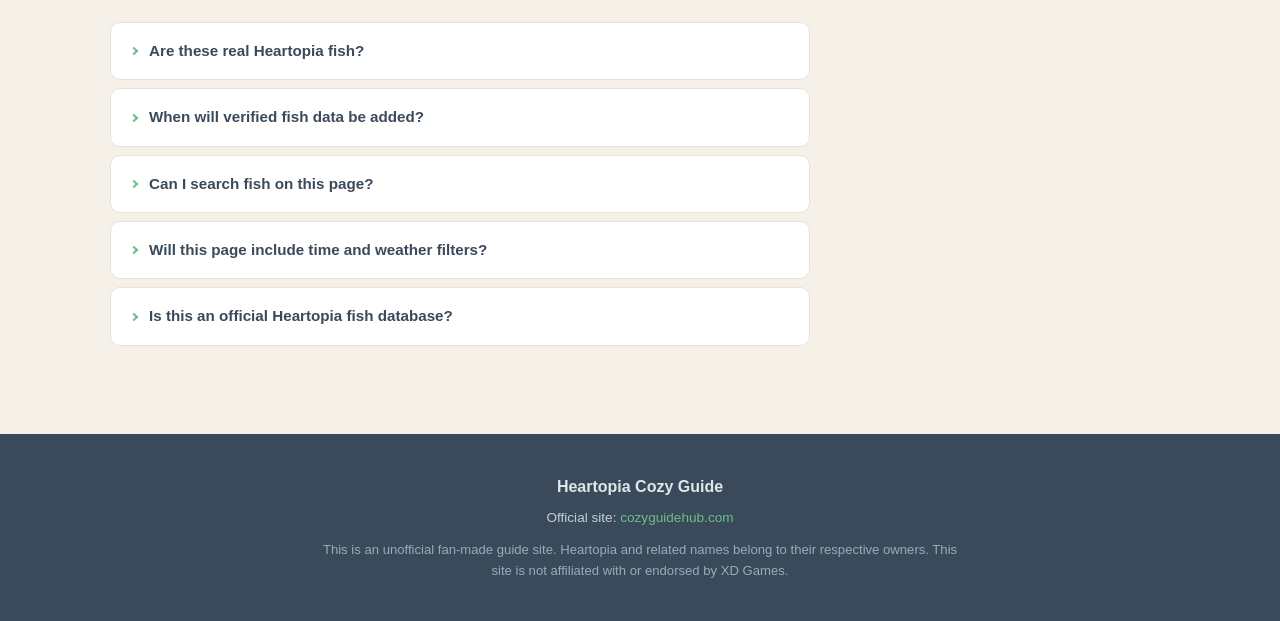
<file: fish.html>
<!DOCTYPE html>
<html lang="en">
<head>
  <meta charset="UTF-8">
  <meta name="viewport" content="width=device-width, initial-scale=1.0">
  <title>Fish Notes | Cozy Guide Hub</title>
  <meta name="description" content="A fan-made Heartopia fish notes MVP with searchable placeholder rows and future plans for verified fish locations, seasons, and times.">
  <meta property="og:type" content="website">
  <meta property="og:site_name" content="Cozy Guide Hub">
  <meta property="og:title" content="Fish Notes | Cozy Guide Hub">
  <meta property="og:description" content="A fan-made Heartopia fish notes MVP with searchable placeholder rows and future plans for verified fish locations, seasons, and times.">
  <meta property="og:url" content="https://cozyguidehub.com/fish.html">
  <meta name="twitter:card" content="summary">
  <meta name="twitter:title" content="Fish Notes | Cozy Guide Hub">
  <meta name="twitter:description" content="A fan-made Heartopia fish notes MVP with searchable placeholder rows and future plans for verified fish locations, seasons, and times.">
  <link rel="stylesheet" href="styles.css">
</head>
<body>

  <!-- ===== HEADER ===== -->
  <header class="site-header">
    <div class="container header-inner">
      <a href="index.html" class="logo">Heartopia Cozy Guide</a>
      <nav class="main-nav">
        <a href="index.html">Home</a>
        <a href="beginner-guide.html">Beginner</a>
        <a href="codes.html">Codes</a>
        <a href="recipes.html">Recipes</a>
        <a href="fish.html" class="nav-active">Fish</a>
        <a href="npc-gifts.html"><span class="nav-full">NPC Gifts</span><span class="nav-short">NPC</span></a>
        <a href="checklist.html">Checklist</a>
        <a href="index.html#faq">FAQ</a>
      </nav>
      <div class="language-wrapper">
        <select class="language-select" aria-label="Select language">
          <option value="en">English</option>
          <option value="zh">中文</option>
          <option value="ru">Русский</option>
          <option value="fr">Français</option>
          <option value="ja">日本語</option>
          <option value="ko">한국어</option>
        </select>
      </div>
    </div>
  </header>

  <!-- ===== HERO ===== -->
  <section class="hero">
    <div class="container hero-content">
      <h1>Heartopia Fish Notes</h1>
      <p class="hero-subtitle">A cozy MVP page for future fish locations, time windows, weather notes, rarity hints and collection tracking.</p>
    </div>
  </section>

  <!-- ===== MVP STATUS BANNER ===== -->
  <div class="mvp-banner">
    <div class="container">
      <p><strong>MVP preview:</strong> Fish rows on this page are sample placeholders only. Real fish data will be added after manual verification.</p>
    </div>
  </div>

  <!-- ===== PAGE INTRO ===== -->
  <section class="section">
    <div class="container">
      <h2 class="section-title">About This Page</h2>
      <p class="section-subtitle">This page is designed to become a searchable fish guide for Heartopia players. Future versions may include fish names, locations, time windows, weather conditions, rarity, value and collection notes.</p>
    </div>
  </section>

  <!-- ===== FISH STATUS CARDS ===== -->
  <section class="section">
    <div class="container">
      <h2 class="section-title">Fish Status Overview</h2>
      <div class="cards-grid">
        <div class="card status-card">
          <h3>Fish Database</h3>
          <p>A searchable collection of fish with key details for every catchable species.</p>
          <span class="tag tag-preview">MVP Preview</span>
        </div>
        <div class="card status-card">
          <h3>Location Notes</h3>
          <p>Detailed breakdown of which fish appear in ponds, rivers, coast and ocean areas.</p>
          <span class="tag tag-preview">MVP Preview</span>
        </div>
        <div class="card status-card">
          <h3>Weather &amp; Time</h3>
          <p>Notes on time windows and weather conditions that affect fish availability.</p>
          <span class="tag tag-preview">MVP Preview</span>
        </div>
        <div class="card status-card">
          <h3>Collection Tracker</h3>
          <p>Track which fish you have caught and which are still missing from your collection.</p>
          <span class="tag tag-preview">MVP Preview</span>
        </div>
      </div>
    </div>
  </section>

  <!-- ===== FISH SAMPLE TABLE + SEARCH ===== -->
  <section class="section">
    <div class="container">
      <h2 class="section-title">Fish Sample Table</h2>
      <p class="section-subtitle">All fish rows on this MVP page are sample placeholders for layout testing only. They are not verified Heartopia game data.</p>

      <div class="search-box">
        <input type="text" id="fish-search" data-table="fish-table" data-noresult="fish-no-result" placeholder="Search sample fish rows..." aria-label="Search fish">
      </div>

      <div class="table-wrap">
        <table class="data-table" id="fish-table">
          <thead>
            <tr>
              <th>Fish</th>
              <th>Location</th>
              <th>Time</th>
              <th>Weather</th>
              <th>Rarity</th>
              <th>Status</th>
              <th>Notes</th>
            </tr>
          </thead>
          <tbody>
            <tr>
              <td>Sample Pond Fish</td>
              <td>Pond</td>
              <td>Any</td>
              <td>Any</td>
              <td>Common</td>
              <td><span class="status-placeholder">Placeholder</span></td>
              <td>Not verified game data.</td>
            </tr>
            <tr>
              <td>Sample River Fish</td>
              <td>River</td>
              <td>Day</td>
              <td>Clear</td>
              <td>Common</td>
              <td><span class="status-placeholder">Placeholder</span></td>
              <td>Not verified game data.</td>
            </tr>
            <tr>
              <td>Sample Coast Fish</td>
              <td>Coast</td>
              <td>Any</td>
              <td>Any</td>
              <td>Uncommon</td>
              <td><span class="status-placeholder">Placeholder</span></td>
              <td>Not verified game data.</td>
            </tr>
            <tr>
              <td>Sample Rain Fish</td>
              <td>River</td>
              <td>Any</td>
              <td>Rain</td>
              <td>Rare</td>
              <td><span class="status-placeholder">Placeholder</span></td>
              <td>Not verified game data.</td>
            </tr>
            <tr>
              <td>Sample Night Fish</td>
              <td>Ocean</td>
              <td>Night</td>
              <td>Any</td>
              <td>Uncommon</td>
              <td><span class="status-placeholder">Placeholder</span></td>
              <td>Not verified game data.</td>
            </tr>
          </tbody>
        </table>
      </div>

      <p class="search-no-result" id="fish-no-result" style="display:none;">No fish rows match your search. Try a different term.</p>
      <p class="footnote">Sample data for layout testing. No real Heartopia fish are listed here.</p>
    </div>
  </section>

  <!-- ===== FUTURE PLAN ===== -->
  <section class="section">
    <div class="container">
      <h2 class="section-title">Future Fish Guide Plan</h2>
      <div class="future-list">
        <div class="future-item">
          <span class="future-icon"></span>
          <div>
            <h3>Verified fish list</h3>
            <p>Confirmed fish species with accurate names, locations and catch conditions.</p>
          </div>
        </div>
        <div class="future-item">
          <span class="future-icon"></span>
          <div>
            <h3>Location filter</h3>
            <p>Filter by pond, river, coast or ocean to focus on fish available in your current area.</p>
          </div>
        </div>
        <div class="future-item">
          <span class="future-icon"></span>
          <div>
            <h3>Time and weather filter</h3>
            <p>Search by time of day and weather condition to plan your fishing trips efficiently.</p>
          </div>
        </div>
        <div class="future-item">
          <span class="future-icon"></span>
          <div>
            <h3>Rarity notes</h3>
            <p>Understand which fish are common, uncommon or rare and plan your collection strategy.</p>
          </div>
        </div>
        <div class="future-item">
          <span class="future-icon"></span>
          <div>
            <h3>Collection checklist</h3>
            <p>An interactive checklist to track which fish you have caught and which remain.</p>
          </div>
        </div>
        <div class="future-item">
          <span class="future-icon"></span>
          <div>
            <h3>Fishing route suggestions</h3>
            <p>Suggested fishing routes that minimise travel time and maximise catch variety.</p>
          </div>
        </div>
      </div>
    </div>
  </section>

  <!-- ===== FISH DATA POLICY ===== -->
  <section class="section">
    <div class="container">
      <h2 class="section-title">Fish Data Policy</h2>
      <div class="data-policy">
        <div class="policy-item">
          <h3>No unverified data as fact</h3>
          <p>No unverified real fish data will be published as fact on this site. All entries will be clearly marked with their verification status.</p>
        </div>
        <div class="policy-item">
          <h3>Manual verification required</h3>
          <p>Fish locations, time windows and weather notes should be manually checked before inclusion. Automated scraping will not be used without human review.</p>
        </div>
        <div class="policy-item">
          <h3>Placeholder rows are layout-only</h3>
          <p>Placeholder rows are only used to test layout and browsing functionality. They contain no real game data and should not be treated as accurate.</p>
        </div>
        <div class="policy-item">
          <h3>Separating confirmed data from tips</h3>
          <p>Future updates may separate officially confirmed data from community-sourced tips, with clear labels for each category.</p>
        </div>
      </div>
    </div>
  </section>

  <!-- ===== FAQ ===== -->
  <section class="section">
    <div class="container">
      <h2 class="section-title">Frequently Asked Questions</h2>
      <div class="faq-list">
        <details class="faq-item">
          <summary>Are these real Heartopia fish?</summary>
          <p>No. All fish rows currently on this page are sample placeholders used for layout testing. They do not represent real Heartopia fish data.</p>
        </details>
        <details class="faq-item">
          <summary>When will verified fish data be added?</summary>
          <p>Verified fish data will be added once each entry has been manually confirmed through in-game testing or reliable community sources. There is no set release date for the first verified batch.</p>
        </details>
        <details class="faq-item">
          <summary>Can I search fish on this page?</summary>
          <p>Yes. A basic search box is available above the fish table. It filters rows by fish name, location or any visible text. This is a local browser-side filter only.</p>
        </details>
        <details class="faq-item">
          <summary>Will this page include time and weather filters?</summary>
          <p>Time and weather filtering is planned for a future update. The current MVP includes a simple text search. Category-based filters will be added once the database contains real data.</p>
        </details>
        <details class="faq-item">
          <summary>Is this an official Heartopia fish database?</summary>
          <p>No. This is an unofficial fan-made guide page. It is not affiliated with XD Games or the Heartopia development team.</p>
        </details>
      </div>
    </div>
  </section>

  <!-- ===== FOOTER ===== -->
  <footer class="site-footer">
    <div class="container footer-inner">
      <p class="footer-brand">Heartopia Cozy Guide</p>
      <p class="footer-site">Official site: <a href="https://cozyguidehub.com">cozyguidehub.com</a></p>
      <p class="footer-disclaimer">This is an unofficial fan-made guide site. Heartopia and related names belong to their respective owners. This site is not affiliated with or endorsed by XD Games.</p>
    </div>
  </footer>

  <script src="script.js"></script>
</body>
</html>
</file>
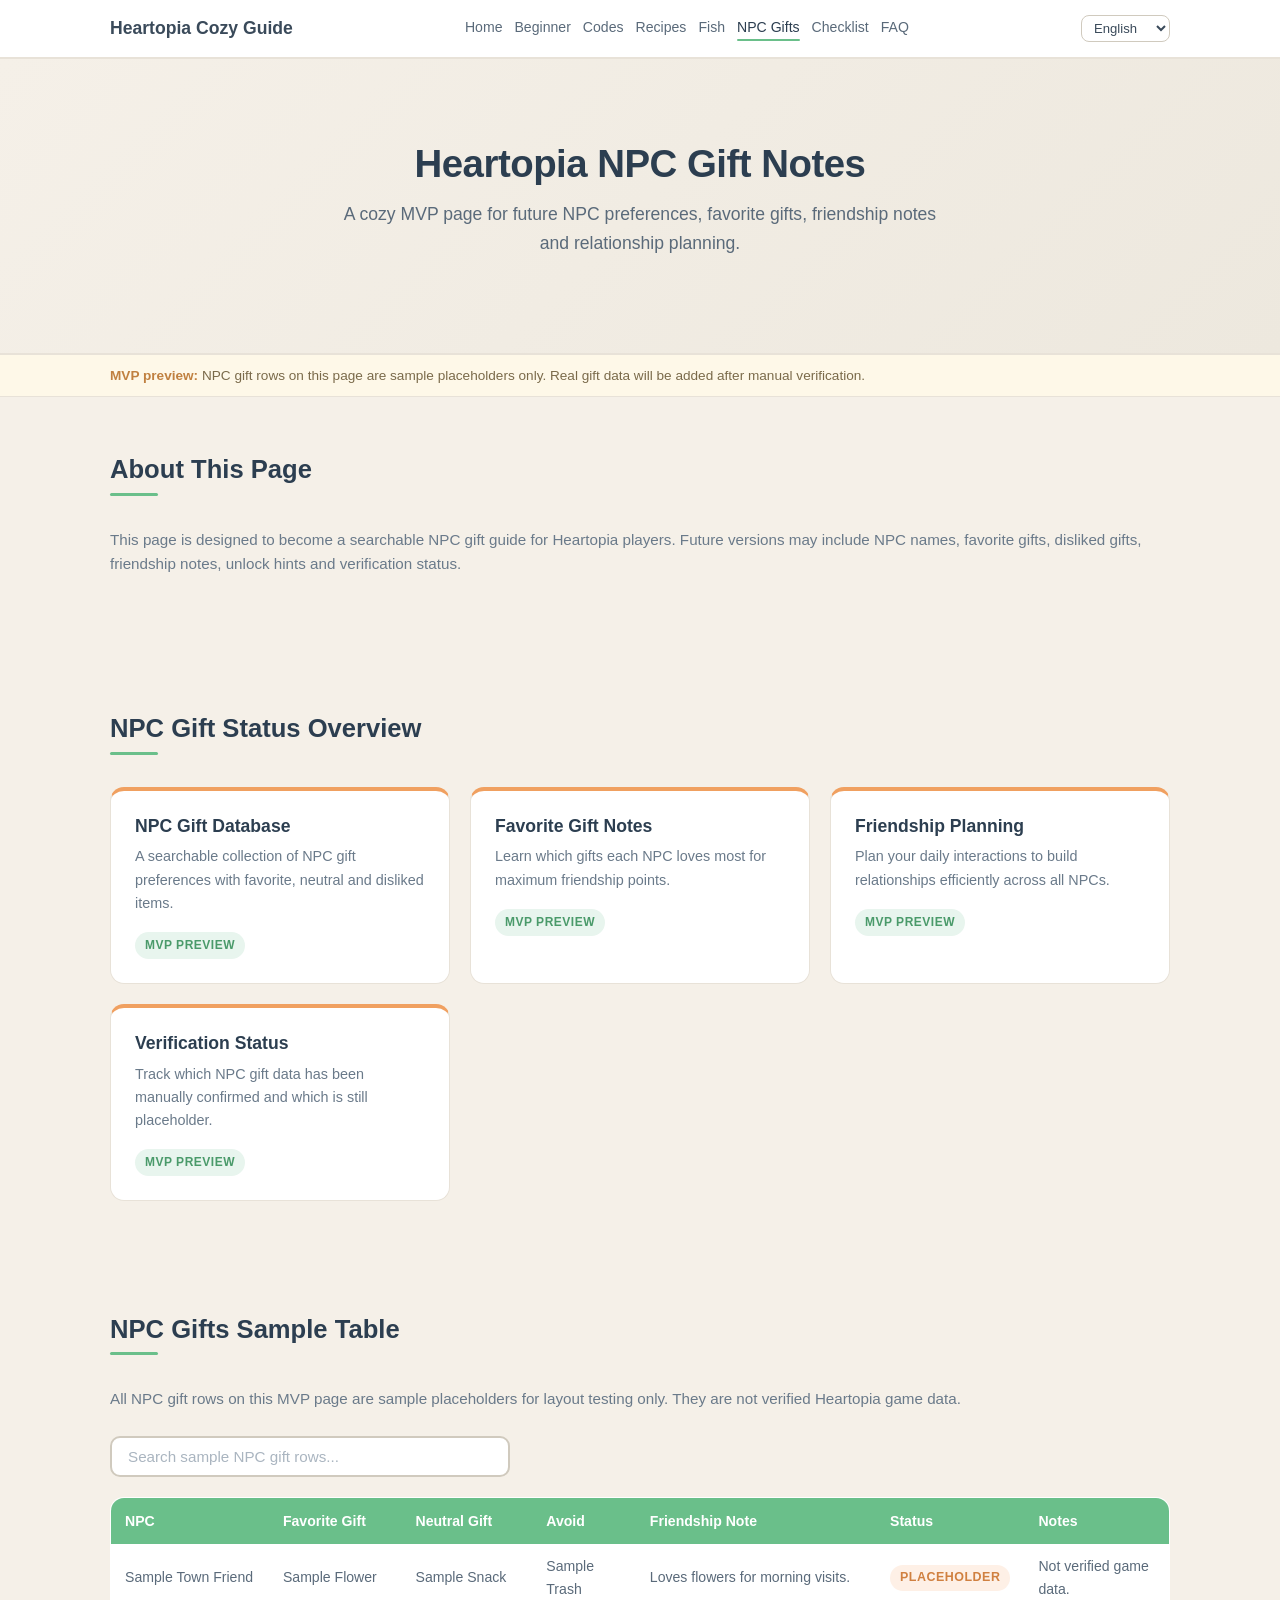
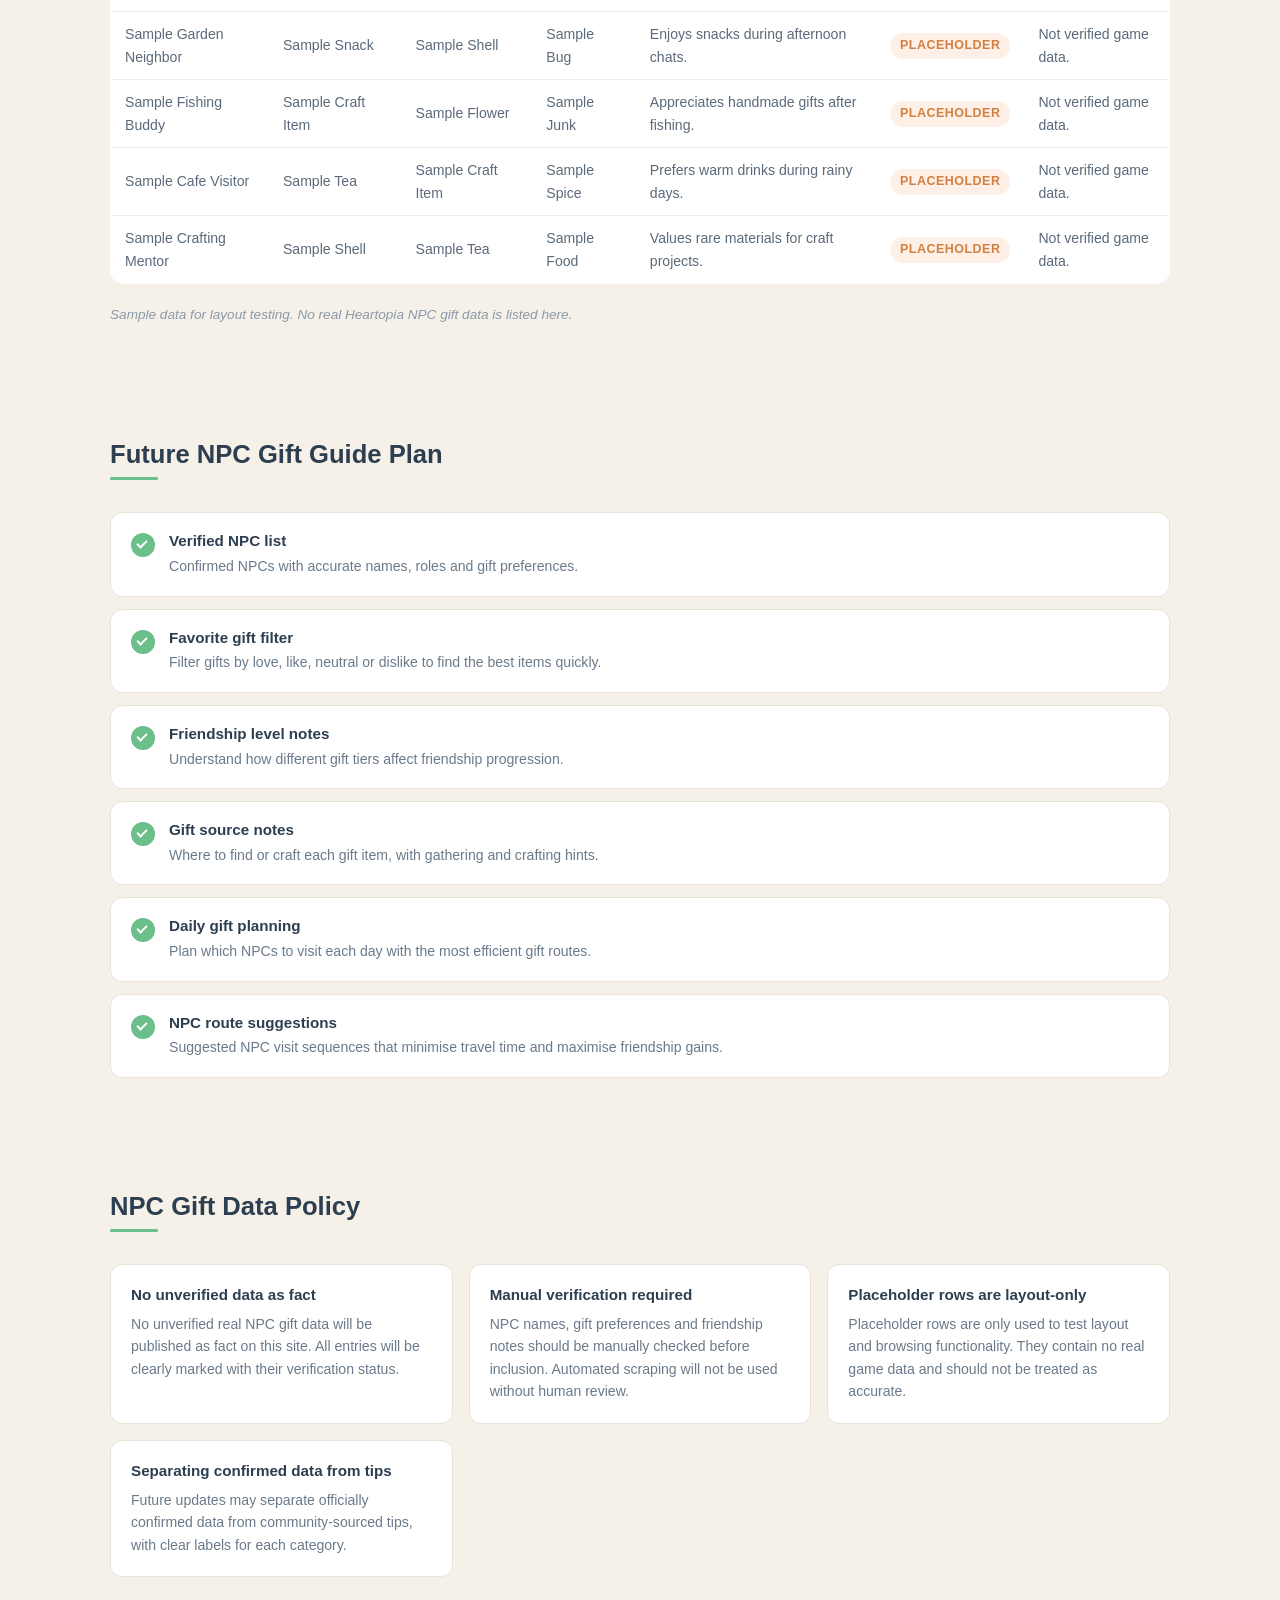
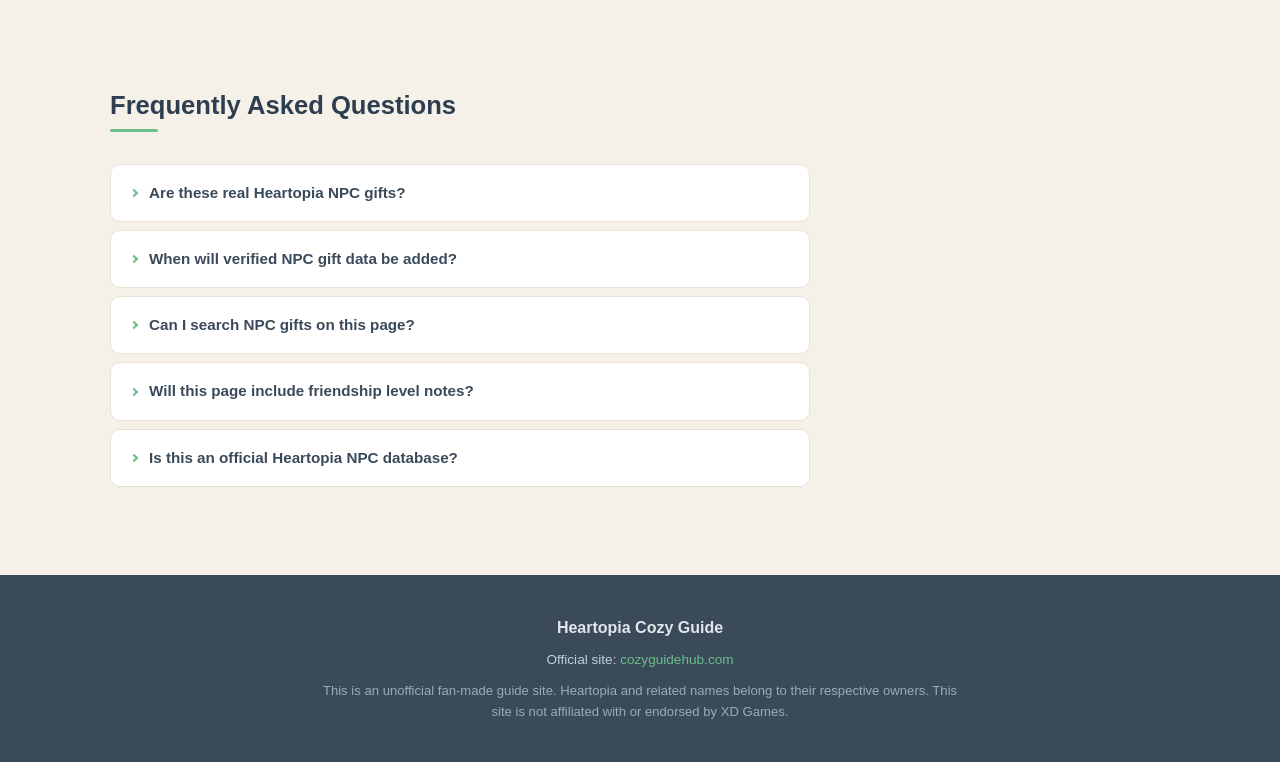
<file: npc-gifts.html>
<!DOCTYPE html>
<html lang="en">
<head>
  <meta charset="UTF-8">
  <meta name="viewport" content="width=device-width, initial-scale=1.0">
  <title>NPC Gift Notes | Cozy Guide Hub</title>
  <meta name="description" content="A fan-made Heartopia NPC gift notes MVP with searchable placeholder rows and future plans for verified friendship and gift preferences.">
  <meta property="og:type" content="website">
  <meta property="og:site_name" content="Cozy Guide Hub">
  <meta property="og:title" content="NPC Gift Notes | Cozy Guide Hub">
  <meta property="og:description" content="A fan-made Heartopia NPC gift notes MVP with searchable placeholder rows and future plans for verified friendship and gift preferences.">
  <meta property="og:url" content="https://cozyguidehub.com/npc-gifts.html">
  <meta name="twitter:card" content="summary">
  <meta name="twitter:title" content="NPC Gift Notes | Cozy Guide Hub">
  <meta name="twitter:description" content="A fan-made Heartopia NPC gift notes MVP with searchable placeholder rows and future plans for verified friendship and gift preferences.">
  <link rel="stylesheet" href="styles.css">
</head>
<body>

  <!-- ===== HEADER ===== -->
  <header class="site-header">
    <div class="container header-inner">
      <a href="index.html" class="logo">Heartopia Cozy Guide</a>
      <nav class="main-nav">
        <a href="index.html">Home</a>
        <a href="beginner-guide.html">Beginner</a>
        <a href="codes.html">Codes</a>
        <a href="recipes.html">Recipes</a>
        <a href="fish.html">Fish</a>
        <a href="npc-gifts.html" class="nav-active"><span class="nav-full">NPC Gifts</span><span class="nav-short">NPC</span></a>
        <a href="checklist.html">Checklist</a>
        <a href="index.html#faq">FAQ</a>
      </nav>
      <div class="language-wrapper">
        <select class="language-select" aria-label="Select language">
          <option value="en">English</option>
          <option value="zh">中文</option>
          <option value="ru">Русский</option>
          <option value="fr">Français</option>
          <option value="ja">日本語</option>
          <option value="ko">한국어</option>
        </select>
      </div>
    </div>
  </header>

  <!-- ===== HERO ===== -->
  <section class="hero">
    <div class="container hero-content">
      <h1>Heartopia NPC Gift Notes</h1>
      <p class="hero-subtitle">A cozy MVP page for future NPC preferences, favorite gifts, friendship notes and relationship planning.</p>
    </div>
  </section>

  <!-- ===== MVP STATUS BANNER ===== -->
  <div class="mvp-banner">
    <div class="container">
      <p><strong>MVP preview:</strong> NPC gift rows on this page are sample placeholders only. Real gift data will be added after manual verification.</p>
    </div>
  </div>

  <!-- ===== PAGE INTRO ===== -->
  <section class="section">
    <div class="container">
      <h2 class="section-title">About This Page</h2>
      <p class="section-subtitle">This page is designed to become a searchable NPC gift guide for Heartopia players. Future versions may include NPC names, favorite gifts, disliked gifts, friendship notes, unlock hints and verification status.</p>
    </div>
  </section>

  <!-- ===== NPC GIFT STATUS CARDS ===== -->
  <section class="section">
    <div class="container">
      <h2 class="section-title">NPC Gift Status Overview</h2>
      <div class="cards-grid">
        <div class="card status-card">
          <h3>NPC Gift Database</h3>
          <p>A searchable collection of NPC gift preferences with favorite, neutral and disliked items.</p>
          <span class="tag tag-preview">MVP Preview</span>
        </div>
        <div class="card status-card">
          <h3>Favorite Gift Notes</h3>
          <p>Learn which gifts each NPC loves most for maximum friendship points.</p>
          <span class="tag tag-preview">MVP Preview</span>
        </div>
        <div class="card status-card">
          <h3>Friendship Planning</h3>
          <p>Plan your daily interactions to build relationships efficiently across all NPCs.</p>
          <span class="tag tag-preview">MVP Preview</span>
        </div>
        <div class="card status-card">
          <h3>Verification Status</h3>
          <p>Track which NPC gift data has been manually confirmed and which is still placeholder.</p>
          <span class="tag tag-preview">MVP Preview</span>
        </div>
      </div>
    </div>
  </section>

  <!-- ===== NPC GIFTS SAMPLE TABLE + SEARCH ===== -->
  <section class="section">
    <div class="container">
      <h2 class="section-title">NPC Gifts Sample Table</h2>
      <p class="section-subtitle">All NPC gift rows on this MVP page are sample placeholders for layout testing only. They are not verified Heartopia game data.</p>

      <div class="search-box">
        <input type="text" id="npc-gifts-search" data-table="npc-gifts-table" data-noresult="npc-gifts-no-result" placeholder="Search sample NPC gift rows..." aria-label="Search NPC gifts">
      </div>

      <div class="table-wrap">
        <table class="data-table" id="npc-gifts-table">
          <thead>
            <tr>
              <th>NPC</th>
              <th>Favorite Gift</th>
              <th>Neutral Gift</th>
              <th>Avoid</th>
              <th>Friendship Note</th>
              <th>Status</th>
              <th>Notes</th>
            </tr>
          </thead>
          <tbody>
            <tr>
              <td>Sample Town Friend</td>
              <td>Sample Flower</td>
              <td>Sample Snack</td>
              <td>Sample Trash</td>
              <td>Loves flowers for morning visits.</td>
              <td><span class="status-placeholder">Placeholder</span></td>
              <td>Not verified game data.</td>
            </tr>
            <tr>
              <td>Sample Garden Neighbor</td>
              <td>Sample Snack</td>
              <td>Sample Shell</td>
              <td>Sample Bug</td>
              <td>Enjoys snacks during afternoon chats.</td>
              <td><span class="status-placeholder">Placeholder</span></td>
              <td>Not verified game data.</td>
            </tr>
            <tr>
              <td>Sample Fishing Buddy</td>
              <td>Sample Craft Item</td>
              <td>Sample Flower</td>
              <td>Sample Junk</td>
              <td>Appreciates handmade gifts after fishing.</td>
              <td><span class="status-placeholder">Placeholder</span></td>
              <td>Not verified game data.</td>
            </tr>
            <tr>
              <td>Sample Cafe Visitor</td>
              <td>Sample Tea</td>
              <td>Sample Craft Item</td>
              <td>Sample Spice</td>
              <td>Prefers warm drinks during rainy days.</td>
              <td><span class="status-placeholder">Placeholder</span></td>
              <td>Not verified game data.</td>
            </tr>
            <tr>
              <td>Sample Crafting Mentor</td>
              <td>Sample Shell</td>
              <td>Sample Tea</td>
              <td>Sample Food</td>
              <td>Values rare materials for craft projects.</td>
              <td><span class="status-placeholder">Placeholder</span></td>
              <td>Not verified game data.</td>
            </tr>
          </tbody>
        </table>
      </div>

      <p class="search-no-result" id="npc-gifts-no-result" style="display:none;">No NPC gift rows match your search. Try a different term.</p>
      <p class="footnote">Sample data for layout testing. No real Heartopia NPC gift data is listed here.</p>
    </div>
  </section>

  <!-- ===== FUTURE PLAN ===== -->
  <section class="section">
    <div class="container">
      <h2 class="section-title">Future NPC Gift Guide Plan</h2>
      <div class="future-list">
        <div class="future-item">
          <span class="future-icon"></span>
          <div>
            <h3>Verified NPC list</h3>
            <p>Confirmed NPCs with accurate names, roles and gift preferences.</p>
          </div>
        </div>
        <div class="future-item">
          <span class="future-icon"></span>
          <div>
            <h3>Favorite gift filter</h3>
            <p>Filter gifts by love, like, neutral or dislike to find the best items quickly.</p>
          </div>
        </div>
        <div class="future-item">
          <span class="future-icon"></span>
          <div>
            <h3>Friendship level notes</h3>
            <p>Understand how different gift tiers affect friendship progression.</p>
          </div>
        </div>
        <div class="future-item">
          <span class="future-icon"></span>
          <div>
            <h3>Gift source notes</h3>
            <p>Where to find or craft each gift item, with gathering and crafting hints.</p>
          </div>
        </div>
        <div class="future-item">
          <span class="future-icon"></span>
          <div>
            <h3>Daily gift planning</h3>
            <p>Plan which NPCs to visit each day with the most efficient gift routes.</p>
          </div>
        </div>
        <div class="future-item">
          <span class="future-icon"></span>
          <div>
            <h3>NPC route suggestions</h3>
            <p>Suggested NPC visit sequences that minimise travel time and maximise friendship gains.</p>
          </div>
        </div>
      </div>
    </div>
  </section>

  <!-- ===== NPC GIFT DATA POLICY ===== -->
  <section class="section">
    <div class="container">
      <h2 class="section-title">NPC Gift Data Policy</h2>
      <div class="data-policy">
        <div class="policy-item">
          <h3>No unverified data as fact</h3>
          <p>No unverified real NPC gift data will be published as fact on this site. All entries will be clearly marked with their verification status.</p>
        </div>
        <div class="policy-item">
          <h3>Manual verification required</h3>
          <p>NPC names, gift preferences and friendship notes should be manually checked before inclusion. Automated scraping will not be used without human review.</p>
        </div>
        <div class="policy-item">
          <h3>Placeholder rows are layout-only</h3>
          <p>Placeholder rows are only used to test layout and browsing functionality. They contain no real game data and should not be treated as accurate.</p>
        </div>
        <div class="policy-item">
          <h3>Separating confirmed data from tips</h3>
          <p>Future updates may separate officially confirmed data from community-sourced tips, with clear labels for each category.</p>
        </div>
      </div>
    </div>
  </section>

  <!-- ===== FAQ ===== -->
  <section class="section">
    <div class="container">
      <h2 class="section-title">Frequently Asked Questions</h2>
      <div class="faq-list">
        <details class="faq-item">
          <summary>Are these real Heartopia NPC gifts?</summary>
          <p>No. All NPC gift rows currently on this page are sample placeholders used for layout testing. They do not represent real Heartopia NPC or gift data.</p>
        </details>
        <details class="faq-item">
          <summary>When will verified NPC gift data be added?</summary>
          <p>Verified NPC gift data will be added once each entry has been manually confirmed through in-game testing or reliable community sources. There is no set release date for the first verified batch.</p>
        </details>
        <details class="faq-item">
          <summary>Can I search NPC gifts on this page?</summary>
          <p>Yes. A basic search box is available above the NPC gift table. It filters rows by NPC name, gift name or any visible text. This is a local browser-side filter only.</p>
        </details>
        <details class="faq-item">
          <summary>Will this page include friendship level notes?</summary>
          <p>Friendship level notes are planned for a future update. The current MVP includes a simple text search and placeholder data. Detailed tier information will be added once the database contains real data.</p>
        </details>
        <details class="faq-item">
          <summary>Is this an official Heartopia NPC database?</summary>
          <p>No. This is an unofficial fan-made guide page. It is not affiliated with XD Games or the Heartopia development team.</p>
        </details>
      </div>
    </div>
  </section>

  <!-- ===== FOOTER ===== -->
  <footer class="site-footer">
    <div class="container footer-inner">
      <p class="footer-brand">Heartopia Cozy Guide</p>
      <p class="footer-site">Official site: <a href="https://cozyguidehub.com">cozyguidehub.com</a></p>
      <p class="footer-disclaimer">This is an unofficial fan-made guide site. Heartopia and related names belong to their respective owners. This site is not affiliated with or endorsed by XD Games.</p>
    </div>
  </footer>

  <script src="script.js"></script>
</body>
</html>
</file>
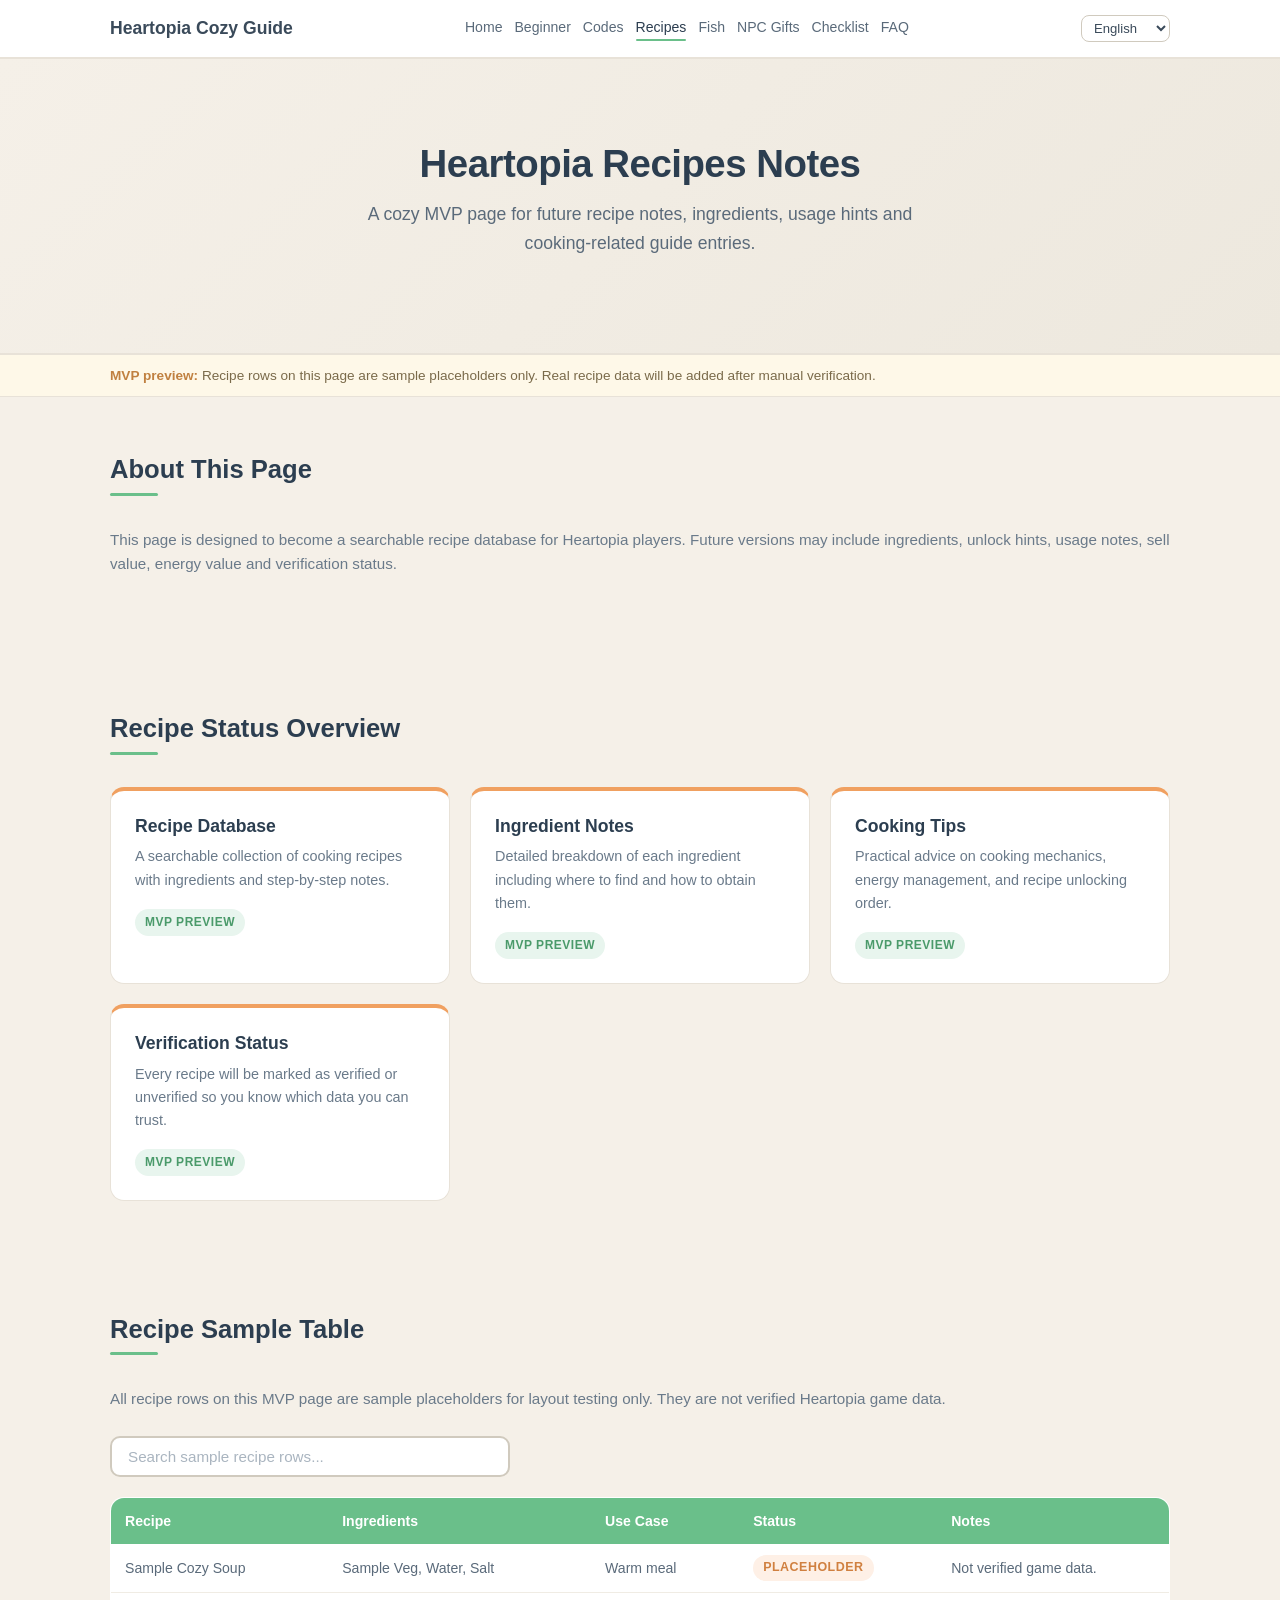
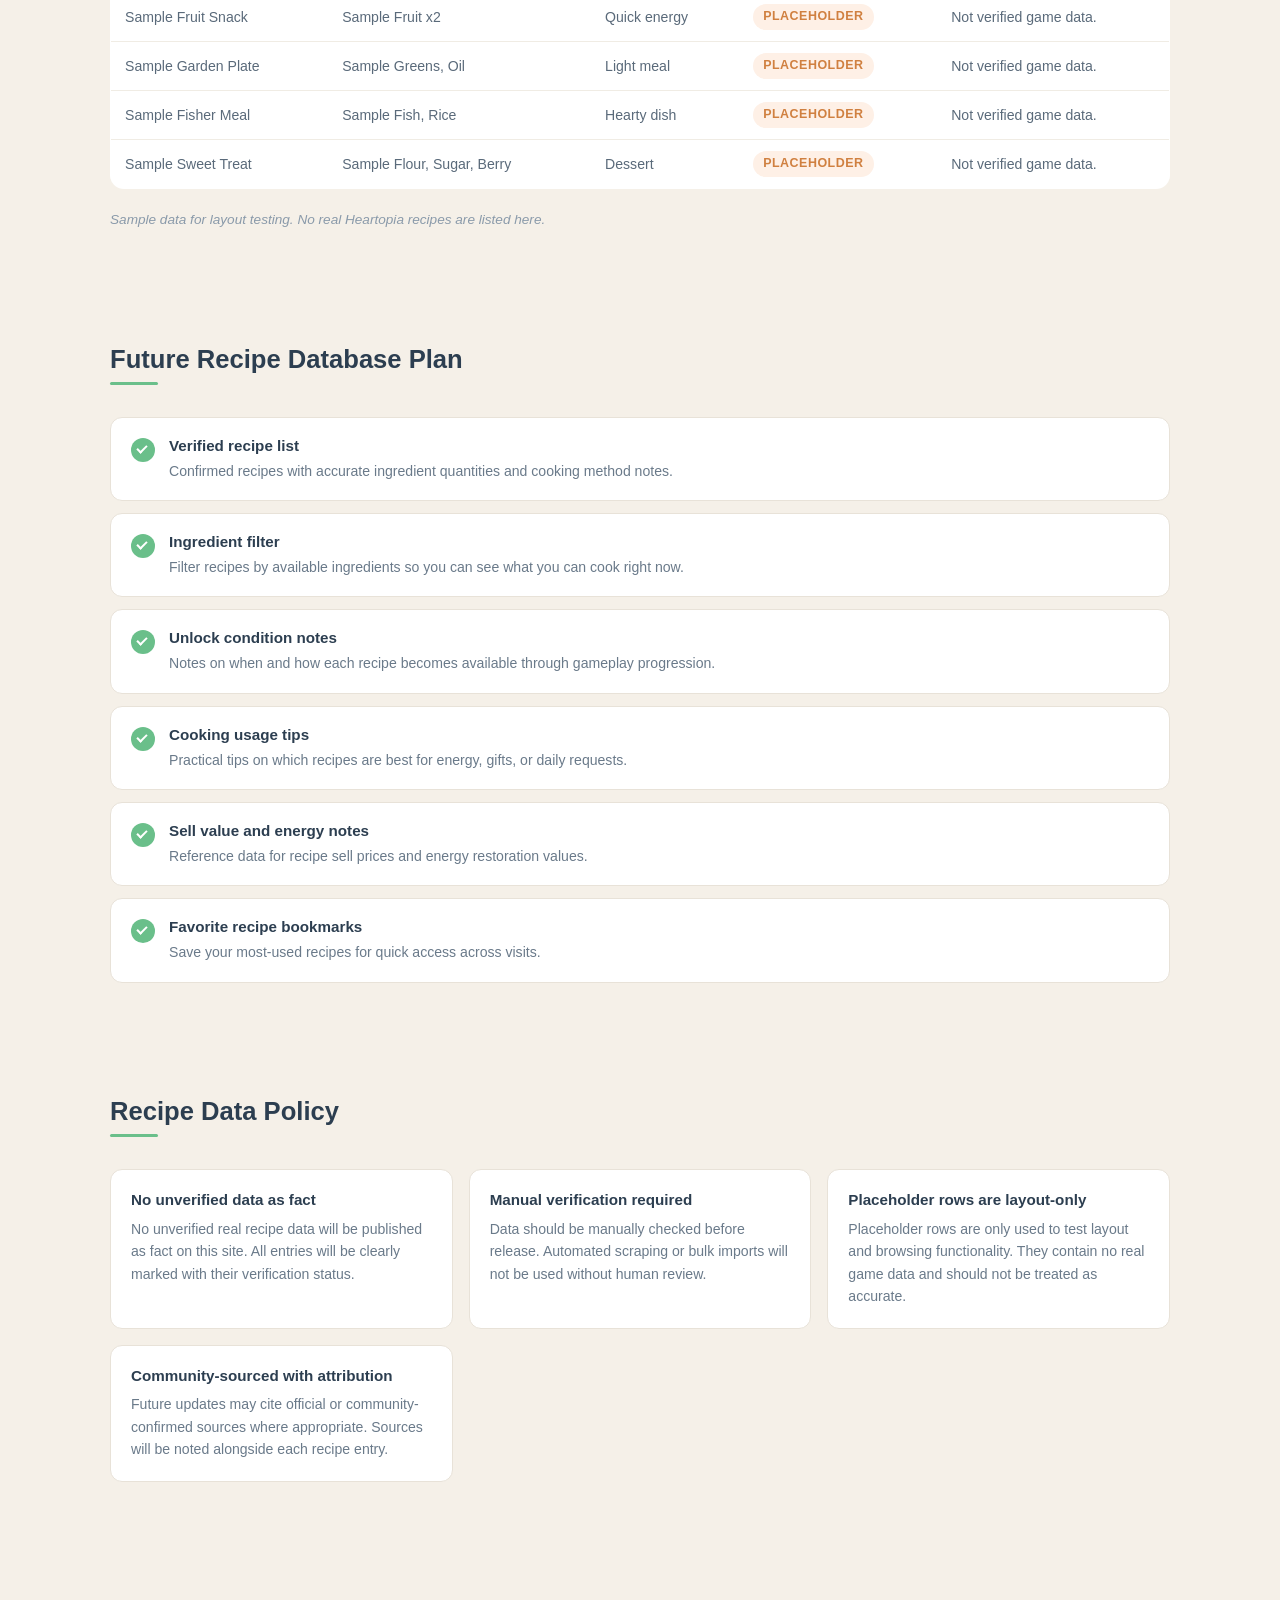
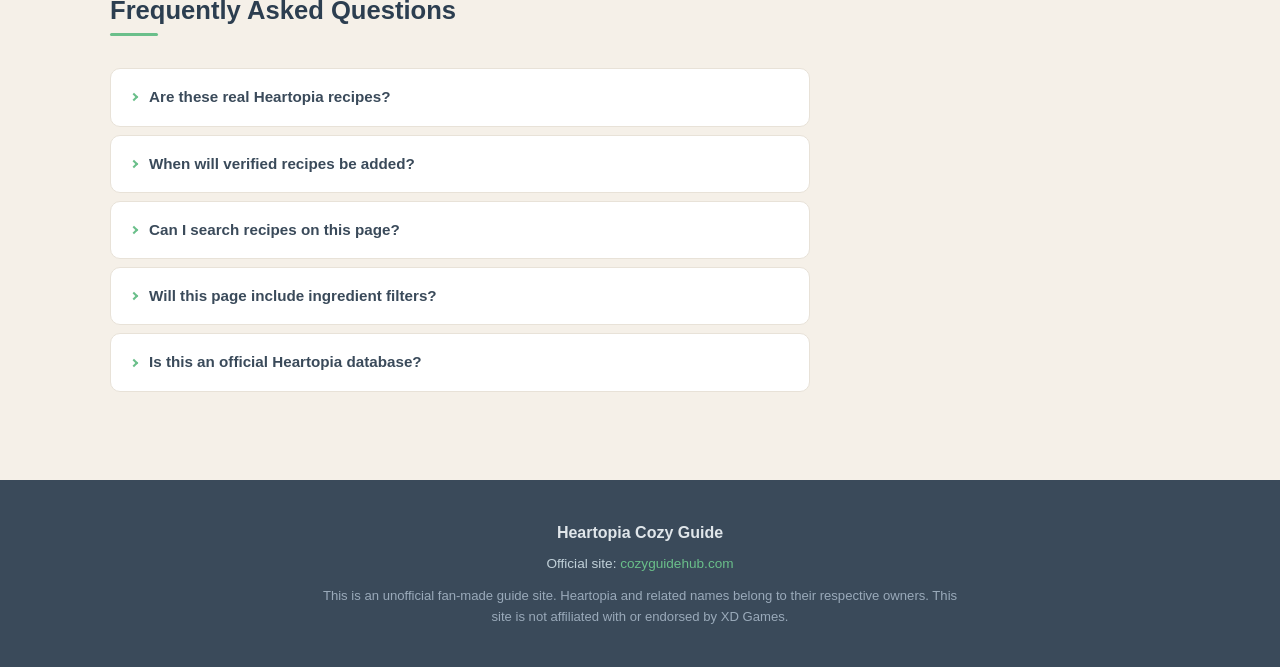
<file: recipes.html>
<!DOCTYPE html>
<html lang="en">
<head>
  <meta charset="UTF-8">
  <meta name="viewport" content="width=device-width, initial-scale=1.0">
  <title>Recipe Notes | Cozy Guide Hub</title>
  <meta name="description" content="A fan-made Heartopia recipe notes MVP with searchable placeholder rows and future plans for verified cooking data.">
  <meta property="og:type" content="website">
  <meta property="og:site_name" content="Cozy Guide Hub">
  <meta property="og:title" content="Recipe Notes | Cozy Guide Hub">
  <meta property="og:description" content="A fan-made Heartopia recipe notes MVP with searchable placeholder rows and future plans for verified cooking data.">
  <meta property="og:url" content="https://cozyguidehub.com/recipes.html">
  <meta name="twitter:card" content="summary">
  <meta name="twitter:title" content="Recipe Notes | Cozy Guide Hub">
  <meta name="twitter:description" content="A fan-made Heartopia recipe notes MVP with searchable placeholder rows and future plans for verified cooking data.">
  <link rel="stylesheet" href="styles.css">
</head>
<body>

  <!-- ===== HEADER ===== -->
  <header class="site-header">
    <div class="container header-inner">
      <a href="index.html" class="logo">Heartopia Cozy Guide</a>
      <nav class="main-nav">
        <a href="index.html">Home</a>
        <a href="beginner-guide.html">Beginner</a>
        <a href="codes.html">Codes</a>
        <a href="recipes.html" class="nav-active">Recipes</a>
        <a href="fish.html">Fish</a>
        <a href="npc-gifts.html"><span class="nav-full">NPC Gifts</span><span class="nav-short">NPC</span></a>
        <a href="checklist.html">Checklist</a>
        <a href="index.html#faq">FAQ</a>
      </nav>
      <div class="language-wrapper">
        <select class="language-select" aria-label="Select language">
          <option value="en">English</option>
          <option value="zh">中文</option>
          <option value="ru">Русский</option>
          <option value="fr">Français</option>
          <option value="ja">日本語</option>
          <option value="ko">한국어</option>
        </select>
      </div>
    </div>
  </header>

  <!-- ===== HERO ===== -->
  <section class="hero">
    <div class="container hero-content">
      <h1>Heartopia Recipes Notes</h1>
      <p class="hero-subtitle">A cozy MVP page for future recipe notes, ingredients, usage hints and cooking-related guide entries.</p>
    </div>
  </section>

  <!-- ===== MVP STATUS BANNER ===== -->
  <div class="mvp-banner">
    <div class="container">
      <p><strong>MVP preview:</strong> Recipe rows on this page are sample placeholders only. Real recipe data will be added after manual verification.</p>
    </div>
  </div>

  <!-- ===== PAGE INTRO ===== -->
  <section class="section">
    <div class="container">
      <h2 class="section-title">About This Page</h2>
      <p class="section-subtitle">This page is designed to become a searchable recipe database for Heartopia players. Future versions may include ingredients, unlock hints, usage notes, sell value, energy value and verification status.</p>
    </div>
  </section>

  <!-- ===== RECIPE STATUS CARDS ===== -->
  <section class="section">
    <div class="container">
      <h2 class="section-title">Recipe Status Overview</h2>
      <div class="cards-grid">
        <div class="card status-card">
          <h3>Recipe Database</h3>
          <p>A searchable collection of cooking recipes with ingredients and step-by-step notes.</p>
          <span class="tag tag-preview">MVP Preview</span>
        </div>
        <div class="card status-card">
          <h3>Ingredient Notes</h3>
          <p>Detailed breakdown of each ingredient including where to find and how to obtain them.</p>
          <span class="tag tag-preview">MVP Preview</span>
        </div>
        <div class="card status-card">
          <h3>Cooking Tips</h3>
          <p>Practical advice on cooking mechanics, energy management, and recipe unlocking order.</p>
          <span class="tag tag-preview">MVP Preview</span>
        </div>
        <div class="card status-card">
          <h3>Verification Status</h3>
          <p>Every recipe will be marked as verified or unverified so you know which data you can trust.</p>
          <span class="tag tag-preview">MVP Preview</span>
        </div>
      </div>
    </div>
  </section>

  <!-- ===== RECIPE SAMPLE TABLE + SEARCH ===== -->
  <section class="section">
    <div class="container">
      <h2 class="section-title">Recipe Sample Table</h2>
      <p class="section-subtitle">All recipe rows on this MVP page are sample placeholders for layout testing only. They are not verified Heartopia game data.</p>

      <div class="search-box">
        <input type="text" id="recipe-search" data-table="recipe-table" data-noresult="recipe-no-result" placeholder="Search sample recipe rows..." aria-label="Search recipes">
      </div>

      <div class="table-wrap">
        <table class="recipe-table" id="recipe-table">
          <thead>
            <tr>
              <th>Recipe</th>
              <th>Ingredients</th>
              <th>Use Case</th>
              <th>Status</th>
              <th>Notes</th>
            </tr>
          </thead>
          <tbody>
            <tr>
              <td>Sample Cozy Soup</td>
              <td>Sample Veg, Water, Salt</td>
              <td>Warm meal</td>
              <td><span class="status-placeholder">Placeholder</span></td>
              <td>Not verified game data.</td>
            </tr>
            <tr>
              <td>Sample Fruit Snack</td>
              <td>Sample Fruit x2</td>
              <td>Quick energy</td>
              <td><span class="status-placeholder">Placeholder</span></td>
              <td>Not verified game data.</td>
            </tr>
            <tr>
              <td>Sample Garden Plate</td>
              <td>Sample Greens, Oil</td>
              <td>Light meal</td>
              <td><span class="status-placeholder">Placeholder</span></td>
              <td>Not verified game data.</td>
            </tr>
            <tr>
              <td>Sample Fisher Meal</td>
              <td>Sample Fish, Rice</td>
              <td>Hearty dish</td>
              <td><span class="status-placeholder">Placeholder</span></td>
              <td>Not verified game data.</td>
            </tr>
            <tr>
              <td>Sample Sweet Treat</td>
              <td>Sample Flour, Sugar, Berry</td>
              <td>Dessert</td>
              <td><span class="status-placeholder">Placeholder</span></td>
              <td>Not verified game data.</td>
            </tr>
          </tbody>
        </table>
      </div>

      <p class="search-no-result" id="recipe-no-result" style="display:none;">No recipe rows match your search. Try a different term.</p>
      <p class="footnote">Sample data for layout testing. No real Heartopia recipes are listed here.</p>
    </div>
  </section>

  <!-- ===== FUTURE PLAN ===== -->
  <section class="section">
    <div class="container">
      <h2 class="section-title">Future Recipe Database Plan</h2>
      <div class="future-list">
        <div class="future-item">
          <span class="future-icon"></span>
          <div>
            <h3>Verified recipe list</h3>
            <p>Confirmed recipes with accurate ingredient quantities and cooking method notes.</p>
          </div>
        </div>
        <div class="future-item">
          <span class="future-icon"></span>
          <div>
            <h3>Ingredient filter</h3>
            <p>Filter recipes by available ingredients so you can see what you can cook right now.</p>
          </div>
        </div>
        <div class="future-item">
          <span class="future-icon"></span>
          <div>
            <h3>Unlock condition notes</h3>
            <p>Notes on when and how each recipe becomes available through gameplay progression.</p>
          </div>
        </div>
        <div class="future-item">
          <span class="future-icon"></span>
          <div>
            <h3>Cooking usage tips</h3>
            <p>Practical tips on which recipes are best for energy, gifts, or daily requests.</p>
          </div>
        </div>
        <div class="future-item">
          <span class="future-icon"></span>
          <div>
            <h3>Sell value and energy notes</h3>
            <p>Reference data for recipe sell prices and energy restoration values.</p>
          </div>
        </div>
        <div class="future-item">
          <span class="future-icon"></span>
          <div>
            <h3>Favorite recipe bookmarks</h3>
            <p>Save your most-used recipes for quick access across visits.</p>
          </div>
        </div>
      </div>
    </div>
  </section>

  <!-- ===== RECIPE DATA POLICY ===== -->
  <section class="section">
    <div class="container">
      <h2 class="section-title">Recipe Data Policy</h2>
      <div class="data-policy">
        <div class="policy-item">
          <h3>No unverified data as fact</h3>
          <p>No unverified real recipe data will be published as fact on this site. All entries will be clearly marked with their verification status.</p>
        </div>
        <div class="policy-item">
          <h3>Manual verification required</h3>
          <p>Data should be manually checked before release. Automated scraping or bulk imports will not be used without human review.</p>
        </div>
        <div class="policy-item">
          <h3>Placeholder rows are layout-only</h3>
          <p>Placeholder rows are only used to test layout and browsing functionality. They contain no real game data and should not be treated as accurate.</p>
        </div>
        <div class="policy-item">
          <h3>Community-sourced with attribution</h3>
          <p>Future updates may cite official or community-confirmed sources where appropriate. Sources will be noted alongside each recipe entry.</p>
        </div>
      </div>
    </div>
  </section>

  <!-- ===== FAQ ===== -->
  <section class="section">
    <div class="container">
      <h2 class="section-title">Frequently Asked Questions</h2>
      <div class="faq-list">
        <details class="faq-item">
          <summary>Are these real Heartopia recipes?</summary>
          <p>No. All recipe rows currently on this page are sample placeholders used for layout testing. They do not represent real Heartopia game recipes and should not be used as game reference.</p>
        </details>
        <details class="faq-item">
          <summary>When will verified recipes be added?</summary>
          <p>Verified recipe data will be added once each entry has been manually confirmed through in-game testing or reliable community sources. There is no set release date for the first verified batch.</p>
        </details>
        <details class="faq-item">
          <summary>Can I search recipes on this page?</summary>
          <p>Yes. A basic search box is available above the recipe table. It filters rows by recipe name, ingredients, or any visible text. This is a local browser-side filter only.</p>
        </details>
        <details class="faq-item">
          <summary>Will this page include ingredient filters?</summary>
          <p>Ingredient-based filtering is planned for a future update. The current MVP includes a simple text search. Category and ingredient tag filters will be added once the database contains real data.</p>
        </details>
        <details class="faq-item">
          <summary>Is this an official Heartopia database?</summary>
          <p>No. This is an unofficial fan-made guide page. It is not affiliated with XD Games or the Heartopia development team.</p>
        </details>
      </div>
    </div>
  </section>

  <!-- ===== FOOTER ===== -->
  <footer class="site-footer">
    <div class="container footer-inner">
      <p class="footer-brand">Heartopia Cozy Guide</p>
      <p class="footer-site">Official site: <a href="https://cozyguidehub.com">cozyguidehub.com</a></p>
      <p class="footer-disclaimer">This is an unofficial fan-made guide site. Heartopia and related names belong to their respective owners. This site is not affiliated with or endorsed by XD Games.</p>
    </div>
  </footer>

  <script src="script.js"></script>
</body>
</html>
</file>
<file: styles.css>
/* ============================================================
   Heartopia Cozy Guide — Styles
   Cozy notebook / warm island journal theme
   ============================================================ */

/* ---------- Reset & Base ---------- */
*, *::before, *::after {
  box-sizing: border-box;
  margin: 0;
  padding: 0;
}

html {
  scroll-behavior: smooth;
}

body {
  font-family: -apple-system, BlinkMacSystemFont, "Segoe UI", Roboto, "Helvetica Neue", Arial, sans-serif;
  background-color: #F5F0E8;
  color: #3A4A5A;
  line-height: 1.6;
}

.container {
  max-width: 1100px;
  margin: 0 auto;
  padding: 0 20px;
}

/* ---------- Typography ---------- */
h1, h2, h3 {
  font-weight: 600;
  line-height: 1.3;
}

a {
  color: #6ABF8A;
  text-decoration: none;
  transition: color 0.2s;
}

a:hover {
  color: #5AAB7A;
}

.section {
  padding: 56px 0;
}

.section-title {
  font-size: 1.6rem;
  margin-bottom: 24px;
  color: #2C3E50;
  position: relative;
  padding-bottom: 8px;
}

.section-title::after {
  content: '';
  display: block;
  width: 48px;
  height: 3px;
  background: #6ABF8A;
  border-radius: 2px;
  margin-top: 6px;
}

.section-subtitle {
  font-size: 0.95rem;
  color: #6A7A8A;
  margin-bottom: 24px;
}

.footnote {
  font-size: 0.85rem;
  color: #8A9AAA;
  margin-top: 20px;
  font-style: italic;
}

/* ---------- Header ---------- */
.site-header {
  background: #FFFFFF;
  border-bottom: 2px solid #E8E2D8;
  padding: 12px 0;
  position: sticky;
  top: 0;
  z-index: 100;
}

.header-inner {
  display: flex;
  align-items: center;
  justify-content: space-between;
  flex-wrap: wrap;
  gap: 10px;
}

.logo {
  font-size: 1.1rem;
  font-weight: 700;
  color: #3A4A5A;
  white-space: nowrap;
}

.logo:hover {
  color: #6ABF8A;
}

.main-nav {
  display: flex;
  flex-wrap: wrap;
  gap: 6px 12px;
}

.main-nav a {
  font-size: 0.88rem;
  font-weight: 500;
  color: #5A6A7A;
  padding: 4px 0;
  position: relative;
  white-space: nowrap;
}

.main-nav a::after {
  content: '';
  display: block;
  width: 0;
  height: 2px;
  background: #F0A060;
  transition: width 0.25s;
  border-radius: 1px;
}

.main-nav a:hover::after {
  width: 100%;
}

.main-nav a.nav-active {
  color: #2C3E50;
}

.main-nav a.nav-active::after {
  width: 100%;
  background: #6ABF8A;
}

.nav-full { display: inline; }
.nav-short { display: none; }

/* ---------- Hero ---------- */
.hero {
  background: linear-gradient(135deg, #F5F0E8 0%, #EDE8DE 100%);
  padding: 80px 0 64px;
  text-align: center;
  border-bottom: 2px solid #E8E2D8;
}

.hero h1 {
  font-size: 2.4rem;
  color: #2C3E50;
  margin-bottom: 12px;
  letter-spacing: -0.5px;
}

.hero-subtitle {
  font-size: 1.1rem;
  color: #5A6A7A;
  max-width: 600px;
  margin: 0 auto 32px;
}

.hero-actions {
  display: flex;
  flex-wrap: wrap;
  gap: 12px;
  justify-content: center;
}

/* ---------- Buttons ---------- */
.btn {
  display: inline-block;
  padding: 12px 24px;
  border-radius: 10px;
  font-size: 0.95rem;
  font-weight: 600;
  cursor: pointer;
  transition: all 0.25s;
  border: 2px solid transparent;
}

.btn-primary {
  background: #6ABF8A;
  color: #FFFFFF;
  border-color: #6ABF8A;
}

.btn-primary:hover {
  background: #5AAB7A;
  border-color: #5AAB7A;
  color: #FFFFFF;
  transform: translateY(-1px);
  box-shadow: 0 4px 12px rgba(106, 191, 138, 0.3);
}

.btn-secondary {
  background: transparent;
  color: #3A4A5A;
  border-color: #D0CABE;
}

.btn-secondary:hover {
  background: #FFFFFF;
  border-color: #F0A060;
  color: #2C3E50;
  transform: translateY(-1px);
}

/* ---------- MVP Banner ---------- */
.mvp-banner {
  background: #FEF8E8;
  border-bottom: 1px solid #E8E2D8;
  padding: 10px 0;
  font-size: 0.85rem;
  color: #7A6A4A;
}

.mvp-banner strong {
  color: #C08040;
}

/* ---------- Quick Cards ---------- */
.cards-grid {
  display: grid;
  grid-template-columns: repeat(auto-fill, minmax(280px, 1fr));
  gap: 20px;
}

.card {
  background: #FFFFFF;
  border: 1px solid #E8E2D8;
  border-radius: 14px;
  padding: 24px;
  transition: transform 0.2s, box-shadow 0.2s;
}

.card:hover {
  transform: translateY(-3px);
  box-shadow: 0 8px 24px rgba(0, 0, 0, 0.06);
}

.card h3 {
  font-size: 1.1rem;
  color: #2C3E50;
  margin-bottom: 8px;
}

.card p {
  font-size: 0.9rem;
  color: #6A7A8A;
  margin-bottom: 16px;
}

.tag {
  display: inline-block;
  font-size: 0.75rem;
  font-weight: 600;
  padding: 4px 10px;
  border-radius: 20px;
  text-transform: uppercase;
  letter-spacing: 0.5px;
}

.tag-preview {
  background: #E8F5EE;
  color: #4A9A6A;
}

.tag-coming {
  background: #FEF0E6;
  color: #D08040;
}

/* ---------- Beginner Route Steps ---------- */
.steps-list {
  display: flex;
  flex-direction: column;
  gap: 20px;
}

.step {
  display: flex;
  gap: 16px;
  align-items: flex-start;
  background: #FFFFFF;
  border: 1px solid #E8E2D8;
  border-radius: 12px;
  padding: 20px;
}

.step-num {
  flex-shrink: 0;
  width: 36px;
  height: 36px;
  border-radius: 50%;
  background: #6ABF8A;
  color: #FFFFFF;
  display: flex;
  align-items: center;
  justify-content: center;
  font-weight: 700;
  font-size: 0.95rem;
}

.step-body h3 {
  font-size: 1rem;
  color: #2C3E50;
  margin-bottom: 4px;
}

.step-body p {
  font-size: 0.9rem;
  color: #6A7A8A;
}

/* ---------- Codes Preview ---------- */
.codes-warning {
  background: #FFF0E8;
  border: 1px solid #F0C8B0;
  border-radius: 10px;
  padding: 12px 16px;
  margin-bottom: 20px;
  font-size: 0.88rem;
  color: #8A4A2A;
  line-height: 1.5;
}

.codes-list {
  display: flex;
  flex-direction: column;
  gap: 12px;
  max-width: 520px;
}

.code-item {
  display: flex;
  align-items: center;
  justify-content: space-between;
  background: #FFFFFF;
  border: 1px solid #E8E2D8;
  border-radius: 10px;
  padding: 14px 18px;
}

.code-item code {
  font-family: "SF Mono", "Fira Code", "Consolas", monospace;
  font-size: 0.9rem;
  color: #2C3E50;
  background: #F5F0E8;
  padding: 4px 10px;
  border-radius: 6px;
  word-break: break-all;
}

.btn-copy {
  flex-shrink: 0;
  padding: 6px 16px;
  font-size: 0.82rem;
  font-weight: 600;
  background: #F0A060;
  color: #FFFFFF;
  border: none;
  border-radius: 8px;
  cursor: pointer;
  transition: background 0.2s;
}

.btn-copy:hover {
  background: #E08A40;
}

.btn-copy:active {
  transform: scale(0.96);
}

.btn-copy.copied {
  background: #6ABF8A;
}

/* ---------- Database Preview ---------- */
.db-grid {
  display: grid;
  grid-template-columns: repeat(auto-fill, minmax(280px, 1fr));
  gap: 24px;
}

.db-block {
  background: #FFFFFF;
  border: 1px solid #E8E2D8;
  border-radius: 14px;
  padding: 20px;
}

.db-block h3 {
  font-size: 1.05rem;
  color: #2C3E50;
  margin-bottom: 14px;
}

.db-block table {
  width: 100%;
  border-collapse: collapse;
  font-size: 0.88rem;
}

.db-block th {
  text-align: left;
  font-weight: 600;
  color: #3A4A5A;
  padding: 8px 6px 8px 0;
  border-bottom: 2px solid #E8E2D8;
}

.db-block td {
  padding: 8px 6px 8px 0;
  border-bottom: 1px solid #F0ECE4;
  color: #5A6A7A;
}

.db-block tr:last-child td {
  border-bottom: none;
}

.db-note {
  font-size: 0.82rem;
  color: #8A9AAA;
  margin-top: 12px;
  padding-top: 10px;
  border-top: 1px solid #F0ECE4;
  font-style: italic;
}

/* ---------- Checklist ---------- */
.checklist-items {
  display: flex;
  flex-direction: column;
  gap: 10px;
  max-width: 480px;
}

.check-item {
  display: flex;
  align-items: center;
  gap: 12px;
  background: #FFFFFF;
  border: 1px solid #E8E2D8;
  border-radius: 10px;
  padding: 14px 18px;
  font-size: 0.95rem;
  color: #3A4A5A;
  cursor: pointer;
  transition: background 0.2s;
}

.check-item:hover {
  background: #FAF8F4;
}

.check-item input[type="checkbox"] {
  width: 20px;
  height: 20px;
  accent-color: #6ABF8A;
  cursor: pointer;
  border-radius: 4px;
  flex-shrink: 0;
}

.check-item input[type="checkbox"]:checked + span {
  color: #8A9AAA;
  text-decoration: line-through;
}

/* ---------- Beginner Guide: Mistakes ---------- */
.mistakes-list {
  display: flex;
  flex-direction: column;
  gap: 16px;
}

.mistake-item {
  background: #FFFFFF;
  border: 1px solid #E8E2D8;
  border-radius: 12px;
  padding: 20px;
  border-left: 4px solid #F0A060;
}

.mistake-item h3 {
  font-size: 1rem;
  color: #2C3E50;
  margin-bottom: 6px;
}

.mistake-consequence {
  font-size: 0.9rem;
  color: #6A7A8A;
  line-height: 1.6;
}

/* ---------- Beginner Guide: Priority Cards ---------- */
.card-priority {
  border-top: 4px solid #6ABF8A;
}

/* ---------- Beginner Guide: Future List ---------- */
.future-list {
  display: flex;
  flex-direction: column;
  gap: 12px;
}

.future-item {
  display: flex;
  gap: 14px;
  align-items: flex-start;
  background: #FFFFFF;
  border: 1px solid #E8E2D8;
  border-radius: 12px;
  padding: 18px 20px;
}

.future-icon {
  flex-shrink: 0;
  width: 24px;
  height: 24px;
  border-radius: 50%;
  background: #6ABF8A;
  margin-top: 2px;
  position: relative;
}

.future-icon::after {
  content: '';
  position: absolute;
  left: 8px;
  top: 5px;
  width: 6px;
  height: 10px;
  border: solid #FFFFFF;
  border-width: 0 2px 2px 0;
  transform: rotate(45deg);
}

.future-item h3 {
  font-size: 0.95rem;
  color: #2C3E50;
  margin-bottom: 4px;
}

.future-item p {
  font-size: 0.88rem;
  color: #6A7A8A;
}

/* ---------- FAQ ---------- */
.faq-list {
  display: flex;
  flex-direction: column;
  gap: 8px;
  max-width: 700px;
}

.faq-item {
  background: #FFFFFF;
  border: 1px solid #E8E2D8;
  border-radius: 10px;
  overflow: hidden;
}

.faq-item summary {
  padding: 16px 20px;
  font-weight: 600;
  font-size: 0.95rem;
  color: #3A4A5A;
  cursor: pointer;
  list-style: none;
  display: flex;
  align-items: center;
  transition: color 0.2s;
}

.faq-item summary::-webkit-details-marker {
  display: none;
}

.faq-item summary::before {
  content: '';
  display: inline-block;
  width: 6px;
  height: 6px;
  border-right: 2px solid #6ABF8A;
  border-bottom: 2px solid #6ABF8A;
  transform: rotate(-45deg);
  margin-right: 12px;
  transition: transform 0.25s;
  flex-shrink: 0;
}

.faq-item[open] summary::before {
  transform: rotate(45deg);
}

.faq-item summary:hover {
  color: #2C3E50;
}

.faq-item p {
  padding: 0 20px 16px 38px;
  font-size: 0.9rem;
  color: #6A7A8A;
  line-height: 1.6;
}

/* ---------- Recipes: Status Cards ---------- */
.status-card {
  border-top: 4px solid #F0A060;
}

/* ---------- Recipes: Search Box ---------- */
.search-box {
  margin-bottom: 20px;
}

.search-box input {
  width: 100%;
  max-width: 400px;
  padding: 10px 16px;
  font-size: 0.95rem;
  font-family: inherit;
  border: 2px solid #D0CABE;
  border-radius: 10px;
  background: #FFFFFF;
  color: #3A4A5A;
  outline: none;
  transition: border-color 0.2s;
}

.search-box input:focus {
  border-color: #6ABF8A;
}

.search-box input::placeholder {
  color: #AAB5C0;
}

/* ---------- Recipes: Table ---------- */
.table-wrap {
  overflow-x: auto;
}

.recipe-table,
.data-table {
  width: 100%;
  border-collapse: collapse;
  font-size: 0.88rem;
  background: #FFFFFF;
  border: 1px solid #E8E2D8;
  border-radius: 14px;
  overflow: hidden;
}

.recipe-table th,
.data-table th {
  text-align: left;
  font-weight: 600;
  color: #FFFFFF;
  background: #6ABF8A;
  padding: 12px 14px;
  white-space: nowrap;
}

.recipe-table td,
.data-table td {
  padding: 11px 14px;
  border-bottom: 1px solid #F0ECE4;
  color: #5A6A7A;
}

.recipe-table tbody tr:last-child td,
.data-table tbody tr:last-child td {
  border-bottom: none;
}

.recipe-table tbody tr:hover,
.data-table tbody tr:hover {
  background: #F8FCFA;
}

.status-placeholder {
  display: inline-block;
  font-size: 0.78rem;
  font-weight: 600;
  padding: 3px 10px;
  border-radius: 20px;
  background: #FEF0E6;
  color: #D08040;
  text-transform: uppercase;
  letter-spacing: 0.5px;
}

.search-no-result {
  font-size: 0.9rem;
  color: #8A9AAA;
  padding: 20px 0 0;
  font-style: italic;
}

/* ---------- Recipes: Data Policy ---------- */
.data-policy {
  display: grid;
  grid-template-columns: repeat(auto-fill, minmax(280px, 1fr));
  gap: 16px;
}

.policy-item {
  background: #FFFFFF;
  border: 1px solid #E8E2D8;
  border-radius: 12px;
  padding: 20px;
}

.policy-item h3 {
  font-size: 0.95rem;
  color: #2C3E50;
  margin-bottom: 8px;
}

.policy-item p {
  font-size: 0.88rem;
  color: #6A7A8A;
  line-height: 1.6;
}

/* ---------- Codes: Empty State ---------- */
.empty-state {
  background: #FFFFFF;
  border: 2px dashed #D0CABE;
  border-radius: 14px;
  padding: 48px 24px;
  text-align: center;
}

.empty-state-title {
  font-size: 1.2rem;
  font-weight: 700;
  color: #3A4A5A;
  margin-bottom: 12px;
}

.empty-state-desc {
  font-size: 0.9rem;
  color: #6A7A8A;
  line-height: 1.6;
  max-width: 520px;
  margin: 0 auto;
}

/* ---------- Codes: Code Status Cards ---------- */
.code-status-grid {
  grid-template-columns: repeat(auto-fill, minmax(220px, 1fr));
}

.code-status {
  border-top: 4px solid #F0A060;
  text-align: center;
}

.code-status h3 {
  color: #2C3E50;
  margin-bottom: 8px;
}

.code-status p {
  font-size: 0.88rem;
  margin-bottom: 0;
}

/* ---------- Codes: Table Empty Row ---------- */
.data-table td.empty-row {
  text-align: center;
  font-style: italic;
  color: #8A9AAA;
  padding: 24px 14px;
}

/* ---------- Checklist: Groups ---------- */
.checklist-groups {
  display: grid;
  grid-template-columns: repeat(auto-fill, minmax(300px, 1fr));
  gap: 20px;
}

.checklist-card {
  background: #FFFFFF;
  border: 1px solid #E8E2D8;
  border-radius: 14px;
  padding: 20px;
}

.checklist-group-title {
  font-size: 1rem;
  color: #2C3E50;
  margin-bottom: 14px;
  padding-bottom: 8px;
  border-bottom: 2px solid #6ABF8A;
}

.checklist-group {
  display: flex;
  flex-direction: column;
  gap: 8px;
}

.checklist-item {
  font-size: 0.88rem;
  padding: 10px 14px;
  cursor: pointer;
}

/* ---------- Checklist: Progress Placeholder ---------- */
.progress-placeholder {
  background: #FFFFFF;
  border: 2px dashed #D0CABE;
  border-radius: 14px;
  padding: 36px 24px;
  text-align: center;
}

.progress-placeholder-title {
  font-size: 1rem;
  font-weight: 700;
  color: #3A4A5A;
  margin-bottom: 10px;
}

.progress-placeholder-desc {
  font-size: 0.9rem;
  color: #6A7A8A;
  line-height: 1.6;
  max-width: 480px;
  margin: 0 auto;
}

/* ---------- Language Selector ---------- */
.language-wrapper {
  flex-shrink: 0;
}

.language-select {
  font-family: inherit;
  font-size: 0.82rem;
  padding: 4px 8px;
  border: 1px solid #D0CABE;
  border-radius: 8px;
  background: #FFFFFF;
  color: #3A4A5A;
  cursor: pointer;
  outline: none;
  transition: border-color 0.2s;
}

.language-select:focus {
  border-color: #6ABF8A;
}

.language-toast {
  position: fixed;
  bottom: 24px;
  left: 50%;
  transform: translateX(-50%) translateY(20px);
  background: #3A4A5A;
  color: #FFFFFF;
  padding: 12px 24px;
  border-radius: 10px;
  font-size: 0.88rem;
  max-width: 90vw;
  text-align: center;
  opacity: 0;
  transition: opacity 0.3s, transform 0.3s;
  z-index: 200;
  pointer-events: none;
}

.language-toast.language-toast-show {
  opacity: 1;
  transform: translateX(-50%) translateY(0);
}

/* ---------- Footer ---------- */
.site-footer {
  background: #3A4A5A;
  color: #C0C8D0;
  padding: 40px 0;
  margin-top: 32px;
}

.footer-inner {
  text-align: center;
}

.footer-brand {
  font-size: 1rem;
  font-weight: 700;
  color: #E0E6EA;
  margin-bottom: 8px;
}

.footer-site {
  font-size: 0.85rem;
  margin-bottom: 10px;
  color: #C0D0D8;
}

.footer-site a {
  color: #6ABF8A;
  text-decoration: none;
}

.footer-site a:hover {
  text-decoration: underline;
}

.footer-disclaimer {
  font-size: 0.82rem;
  line-height: 1.6;
  max-width: 650px;
  margin: 0 auto;
  color: #9AAABA;
}

/* ---------- Responsive ---------- */
@media (max-width: 640px) {
  .header-inner {
    flex-direction: row;
    flex-wrap: wrap;
    align-items: center;
  }

  .nav-full { display: none; }
  .nav-short { display: inline; }

  .main-nav {
    order: 3;
    width: 100%;
    overflow-x: auto;
    -webkit-overflow-scrolling: touch;
    flex-wrap: nowrap;
    gap: 4px;
    padding: 6px 0;
    -ms-overflow-style: none;
    scrollbar-width: none;
  }

  .main-nav::-webkit-scrollbar {
    display: none;
  }

  .main-nav a {
    white-space: nowrap;
    flex-shrink: 0;
    padding: 0.35rem 0.5rem;
  }

  .main-nav a.nav-active {
    background: rgba(106, 191, 138, 0.14);
    border-radius: 999px;
  }

  .main-nav a.nav-active::after {
    display: none;
  }

  .language-wrapper {
    margin-left: auto;
  }

  .hero {
    padding: 48px 0 40px;
  }

  .hero h1 {
    font-size: 1.6rem;
  }

  .hero-subtitle {
    font-size: 0.95rem;
  }

  .hero-actions {
    flex-direction: column;
    align-items: center;
  }

  .btn {
    width: 100%;
    max-width: 320px;
    text-align: center;
  }

  .section {
    padding: 36px 0;
  }

  .section-title {
    font-size: 1.3rem;
  }

  .cards-grid {
    grid-template-columns: 1fr;
  }

  .db-grid {
    grid-template-columns: 1fr;
  }
}

@media (min-width: 641px) and (max-width: 900px) {
  .cards-grid {
    grid-template-columns: repeat(2, 1fr);
  }

  .db-grid {
    grid-template-columns: repeat(2, 1fr);
  }
}
</file>
